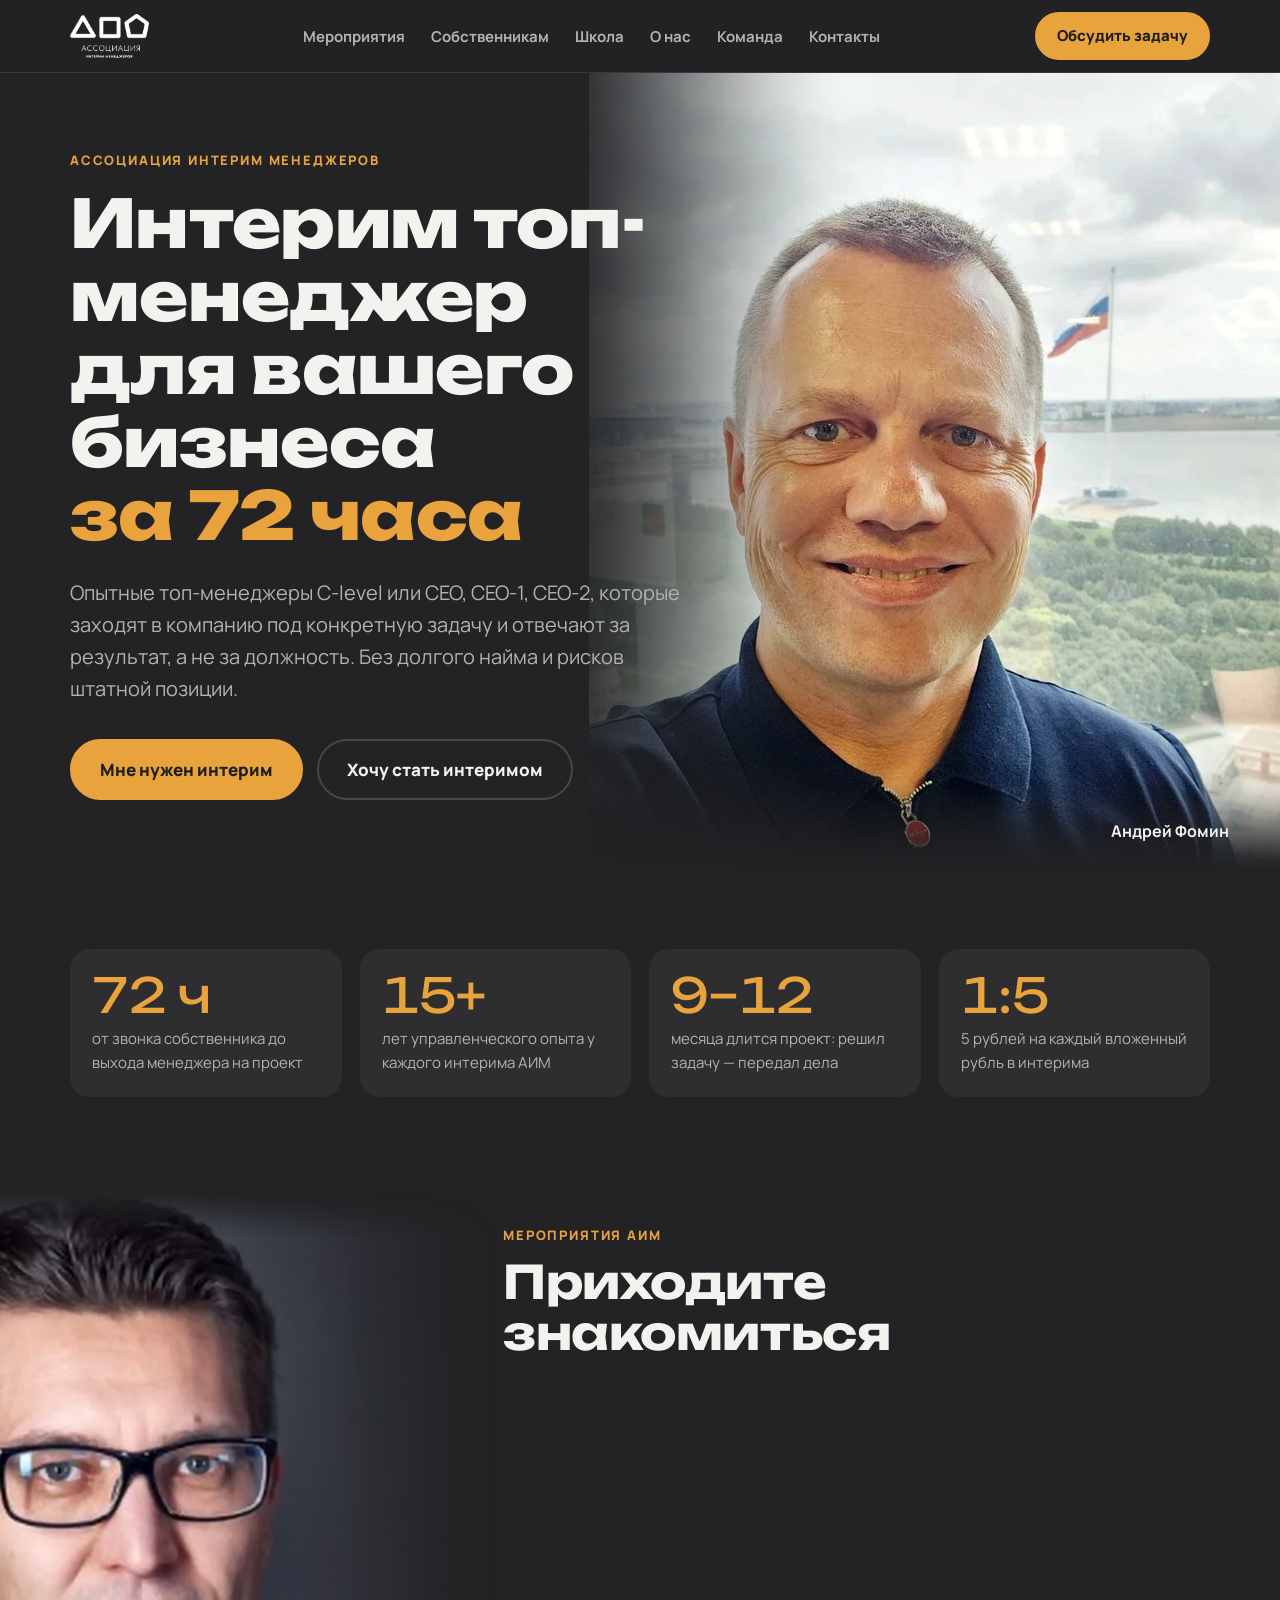
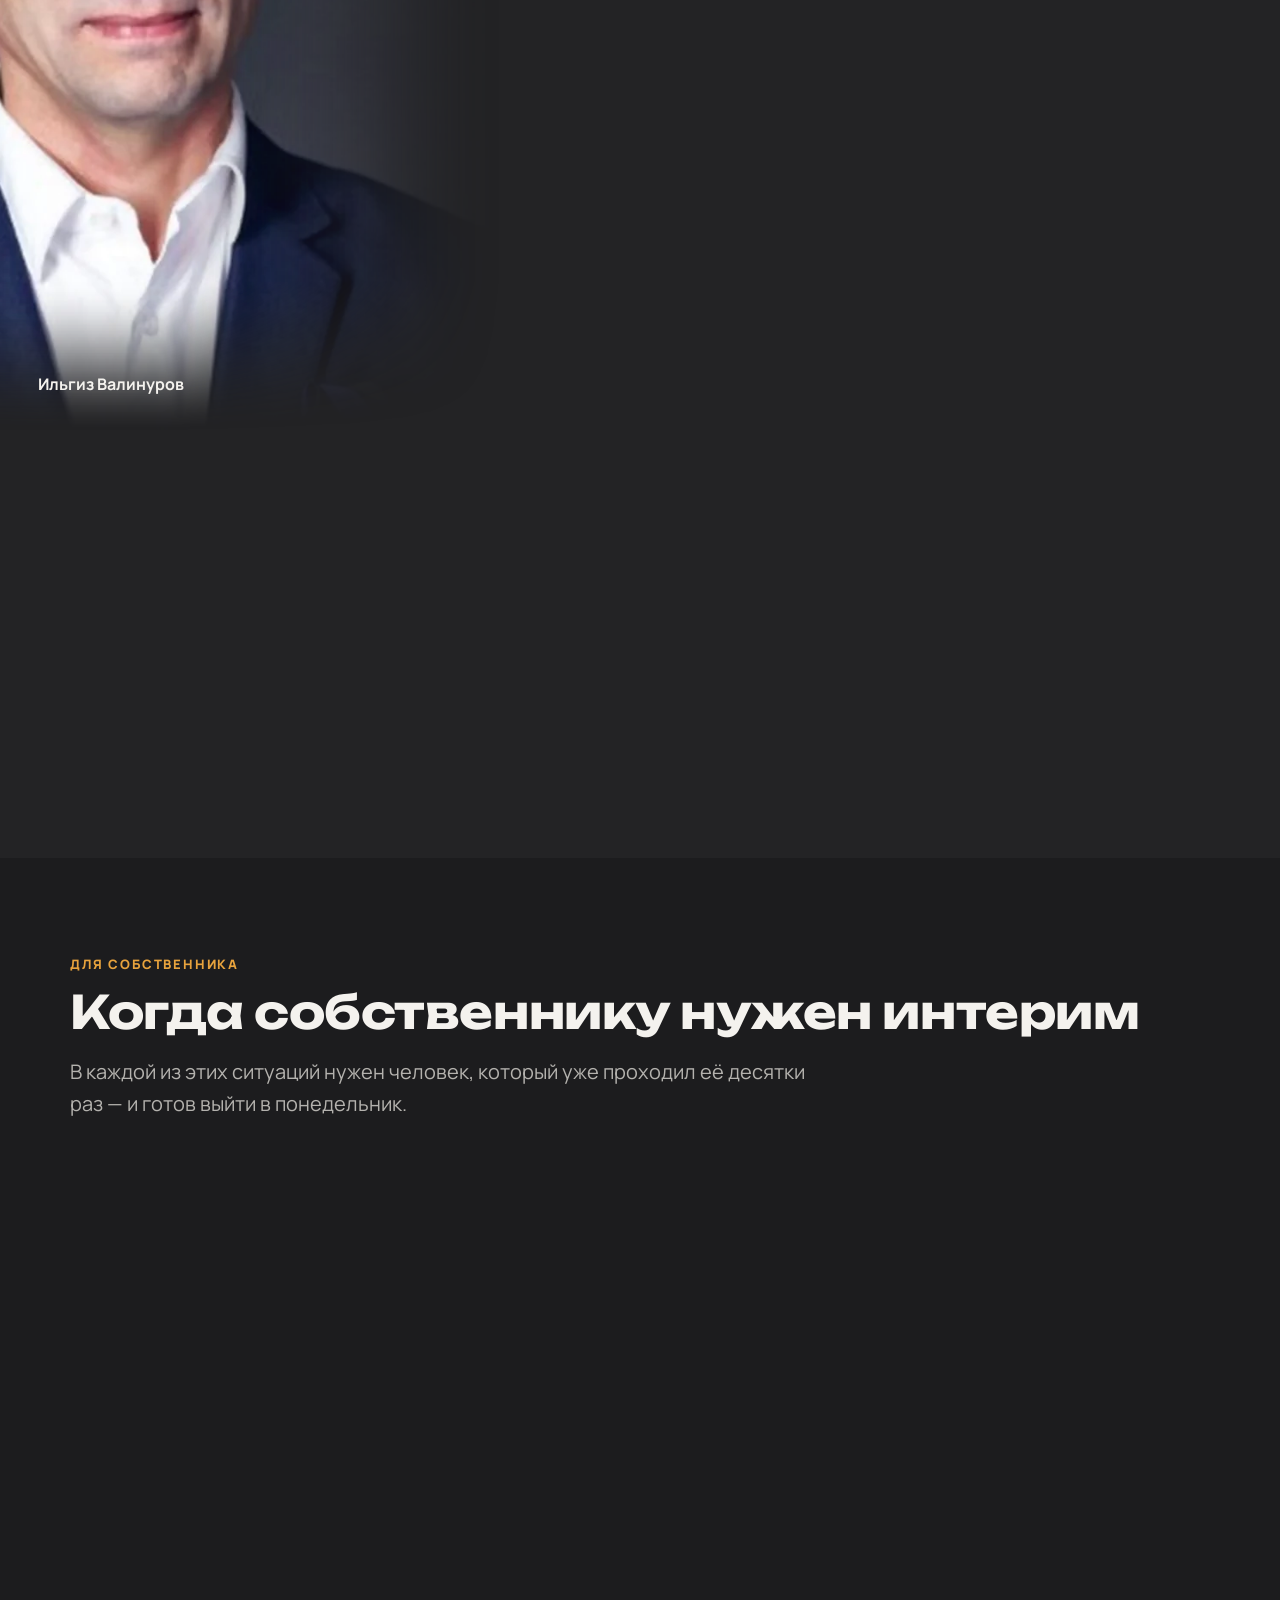
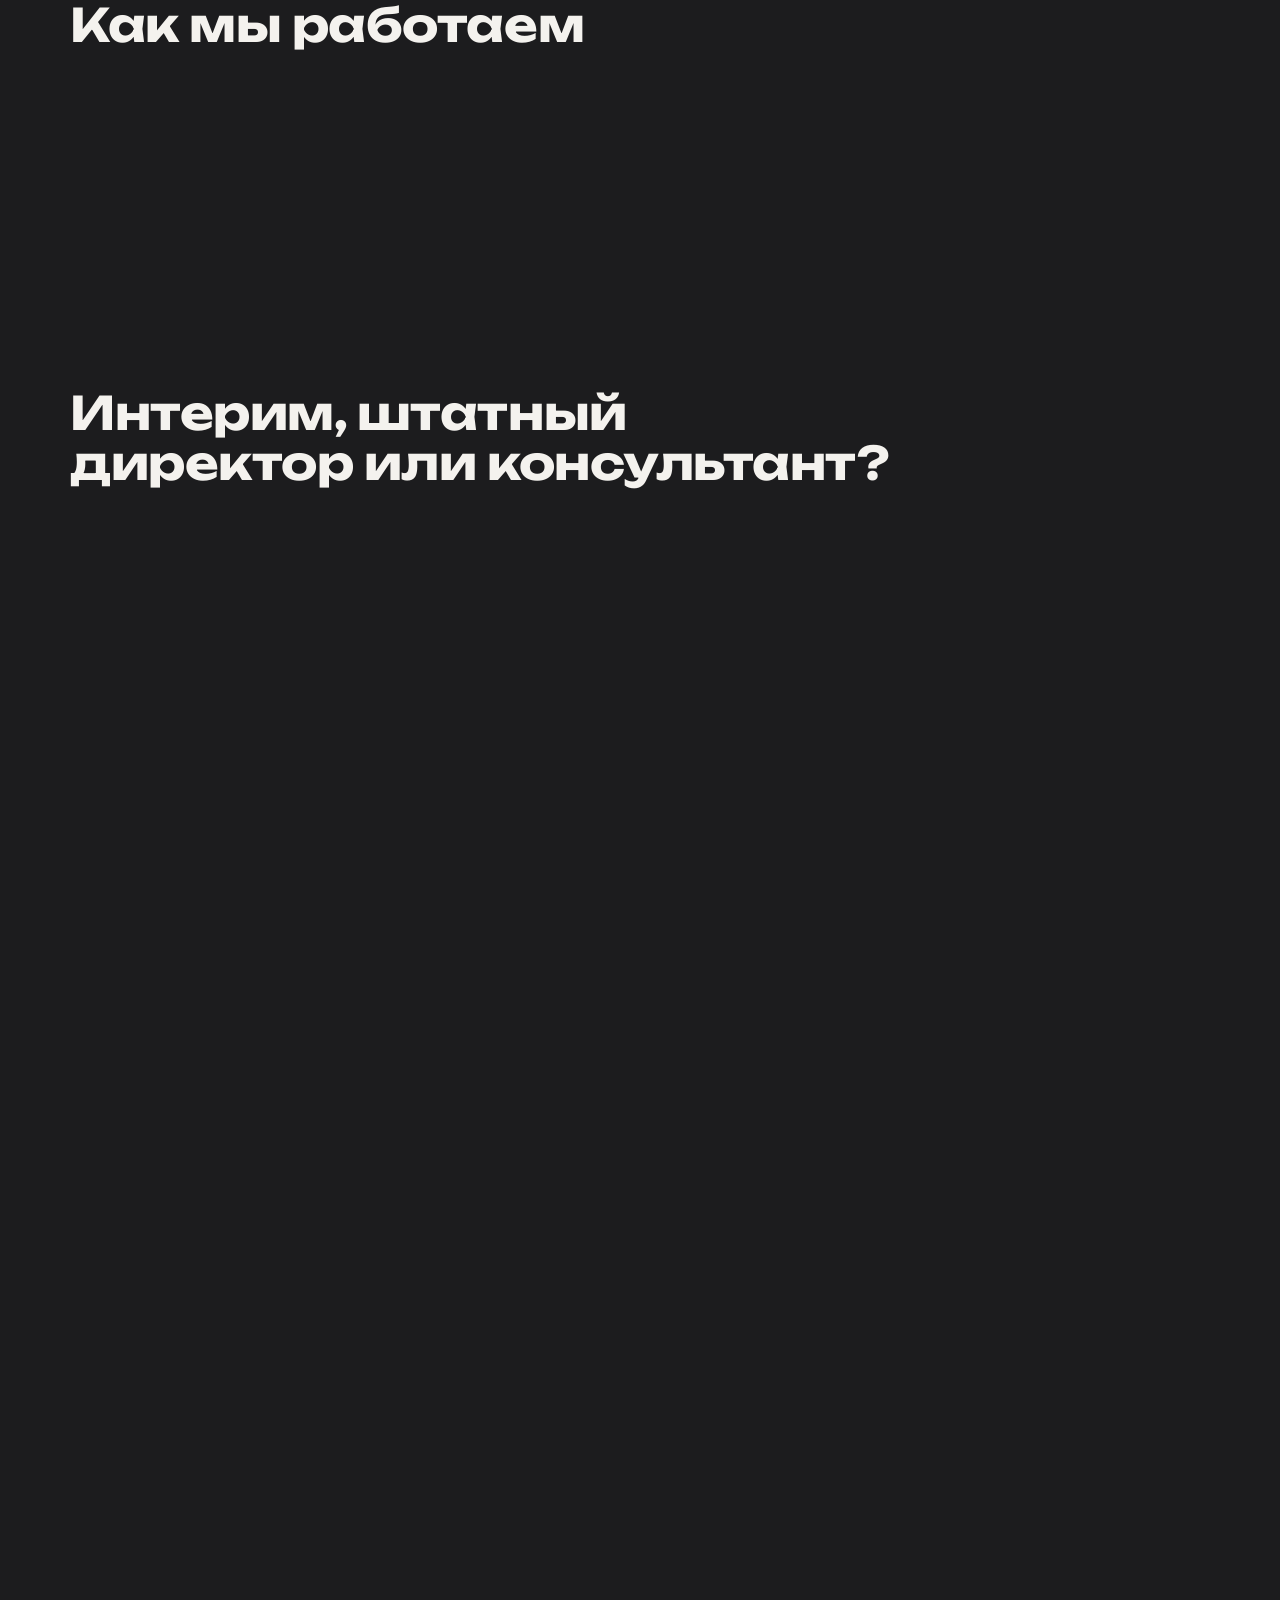
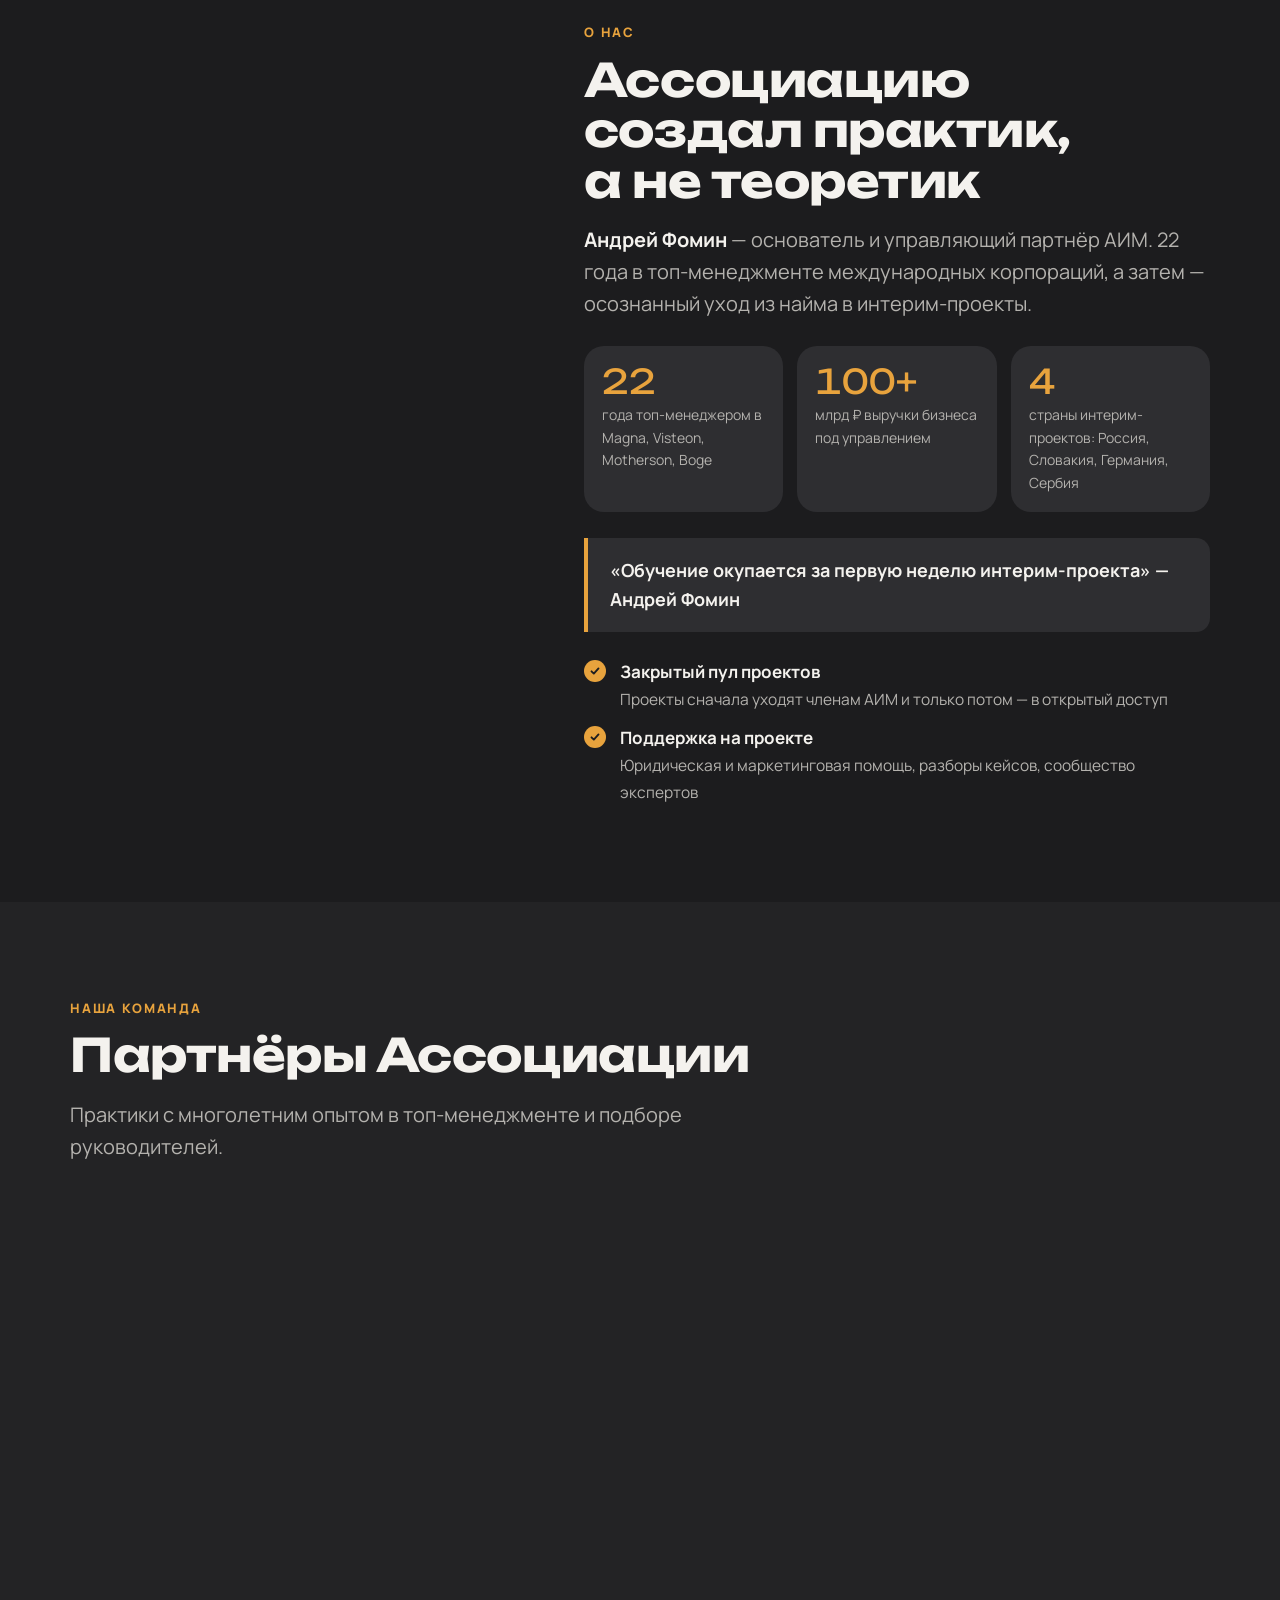
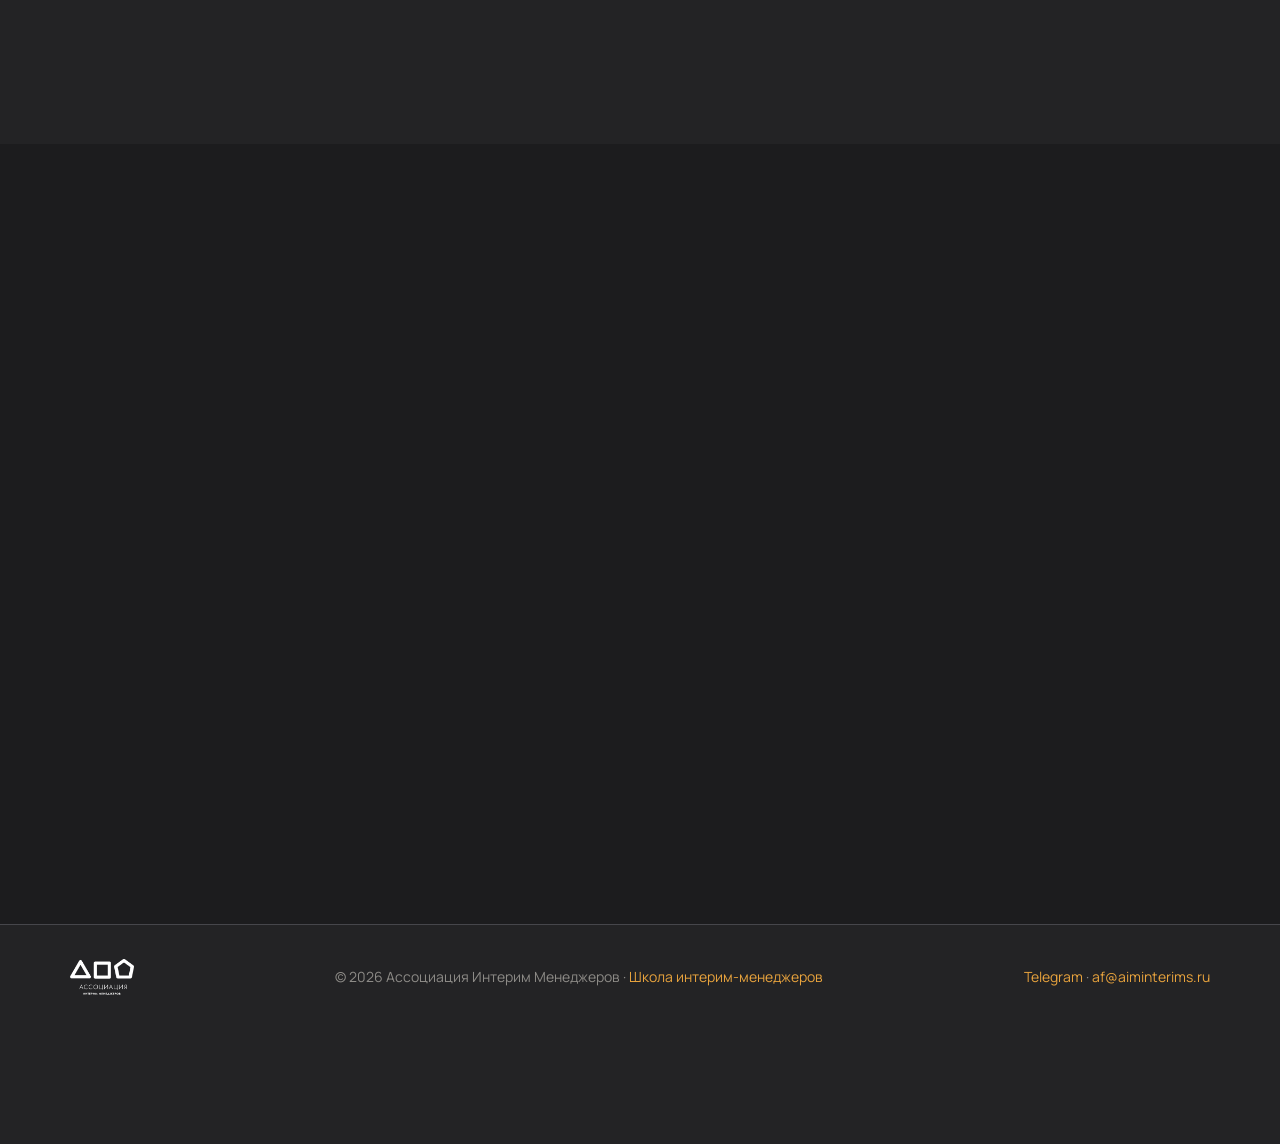
<file: index.html>
<!doctype html>
<html lang="ru"><head><meta charset="utf-8"><title>Ассоциация Интерим Менеджеров</title>
<meta http-equiv="refresh" content="0; url=aim/"><link rel="canonical" href="aim/"></head>
<body style="background:#232325;color:#F4F2EE;font-family:system-ui,sans-serif;padding:40px"><a style="color:#E8A33D" href="aim/">Перейти на сайт Ассоциации Интерим Менеджеров</a></body></html>
</file>
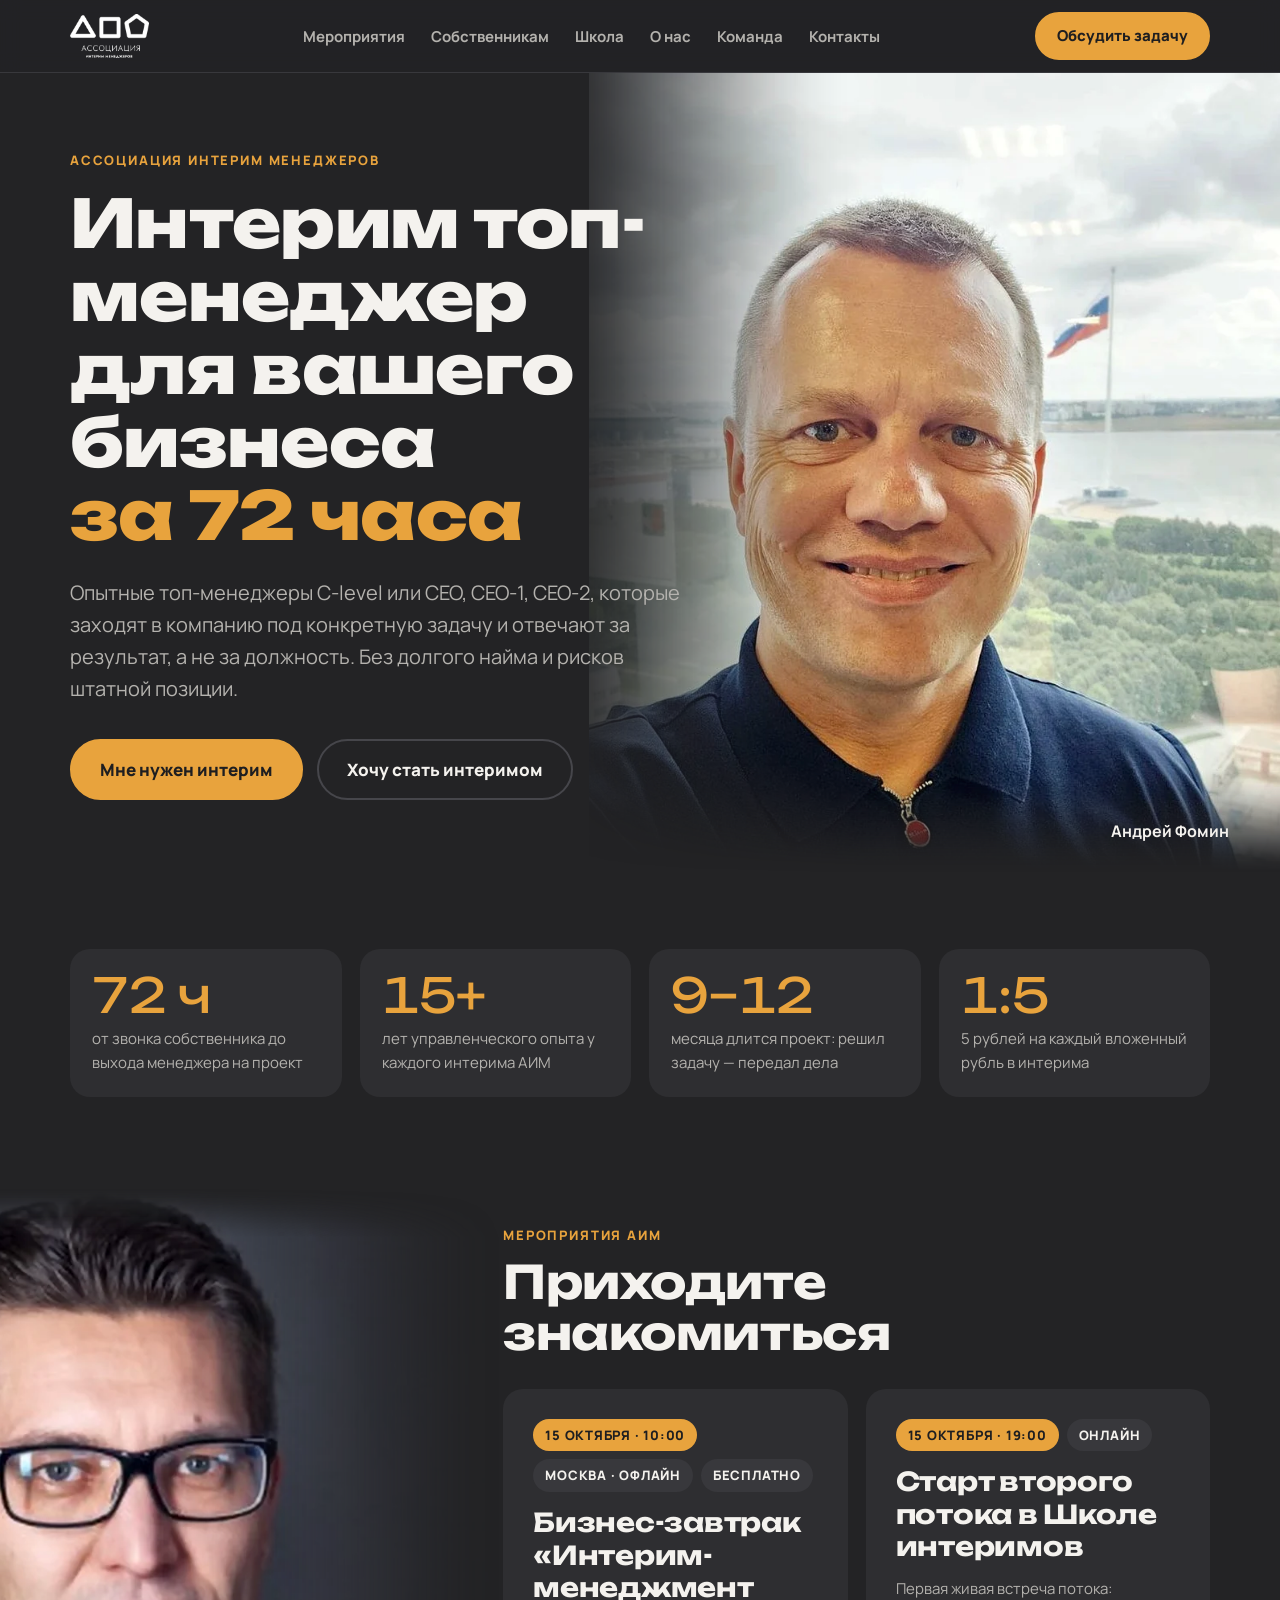
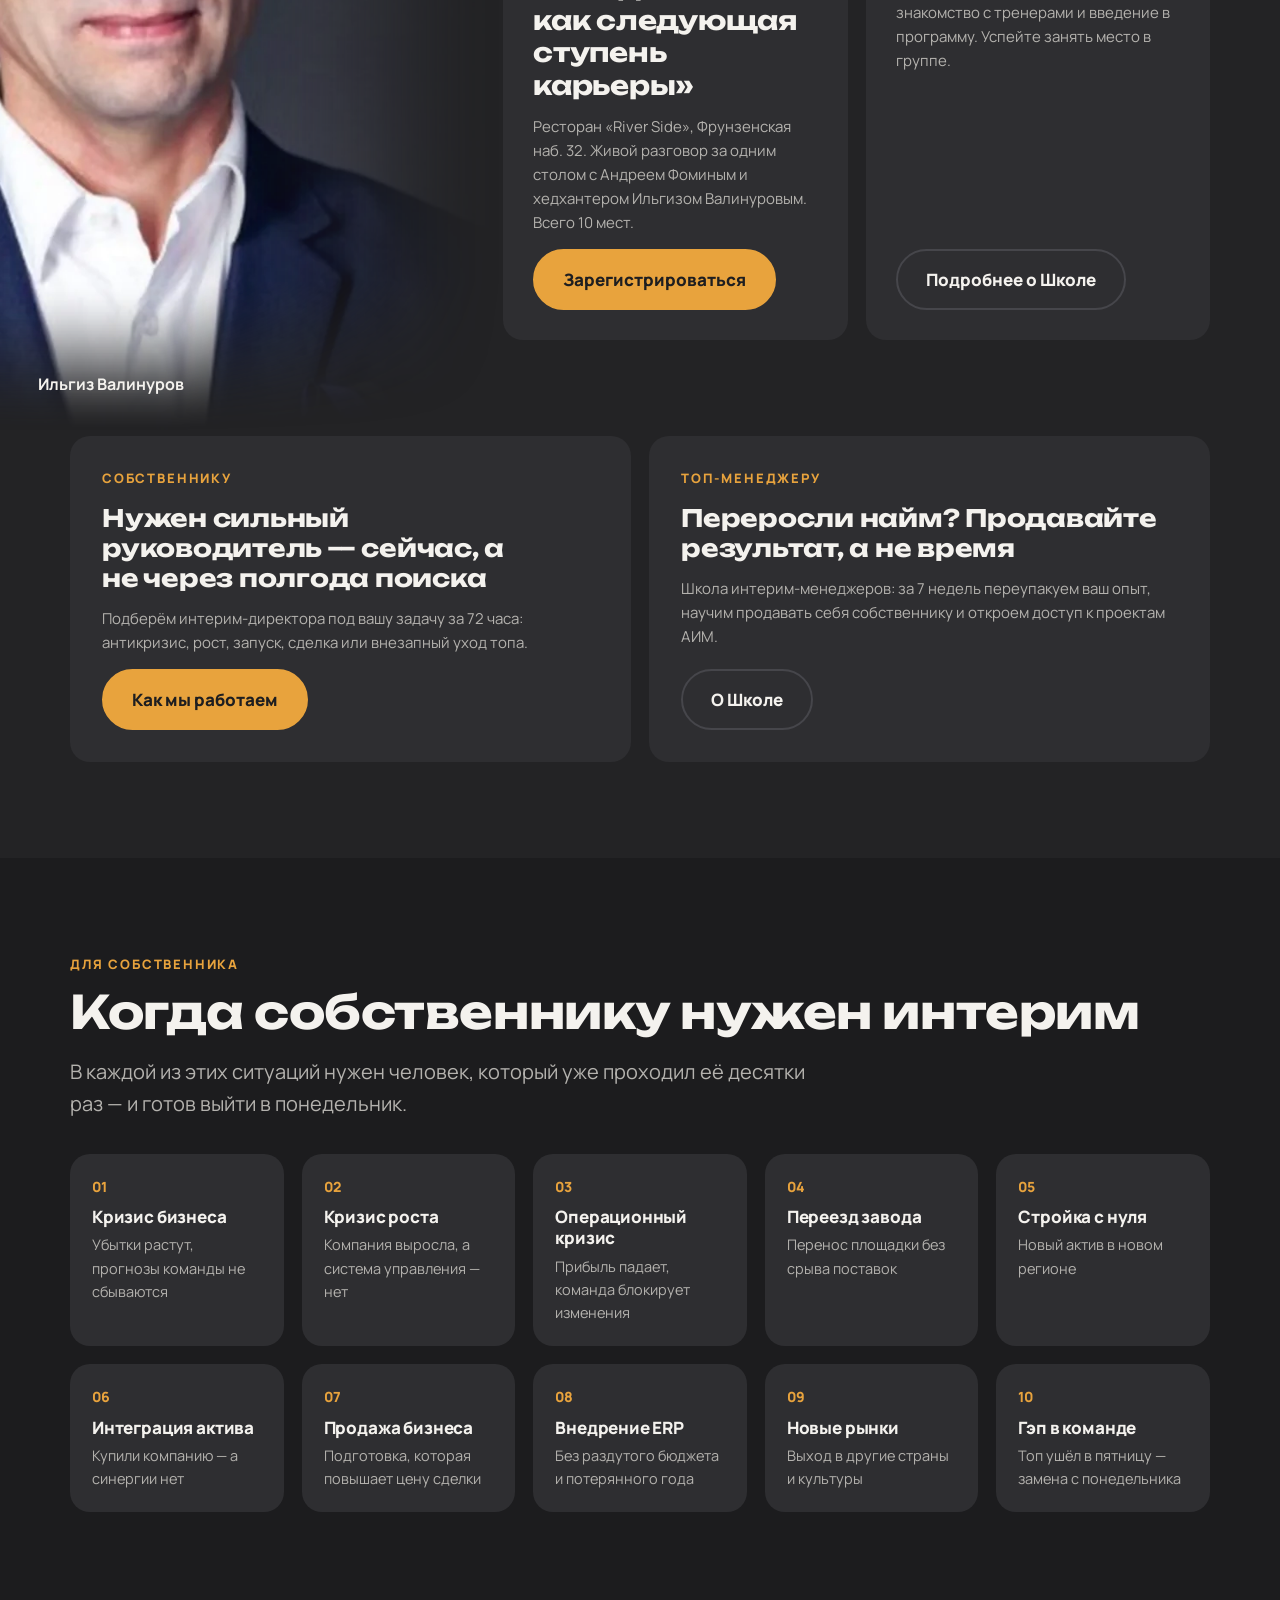
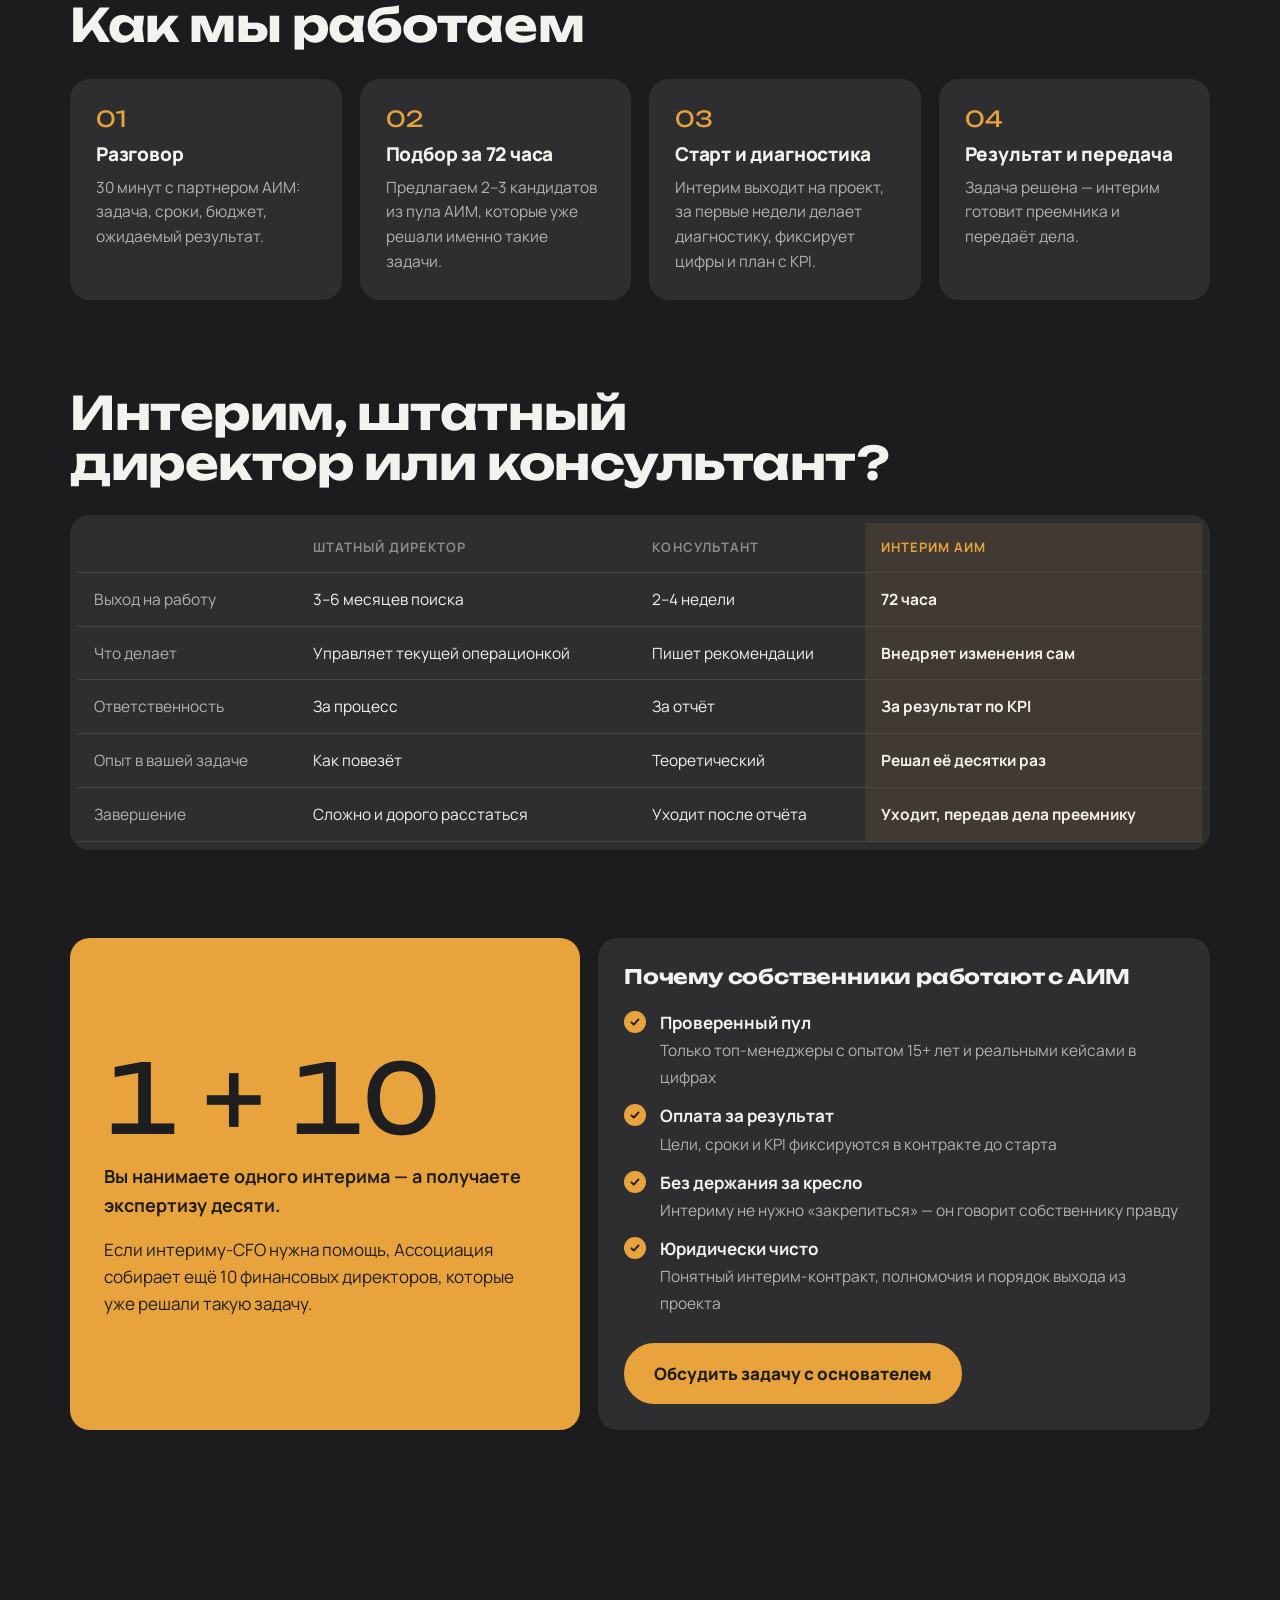
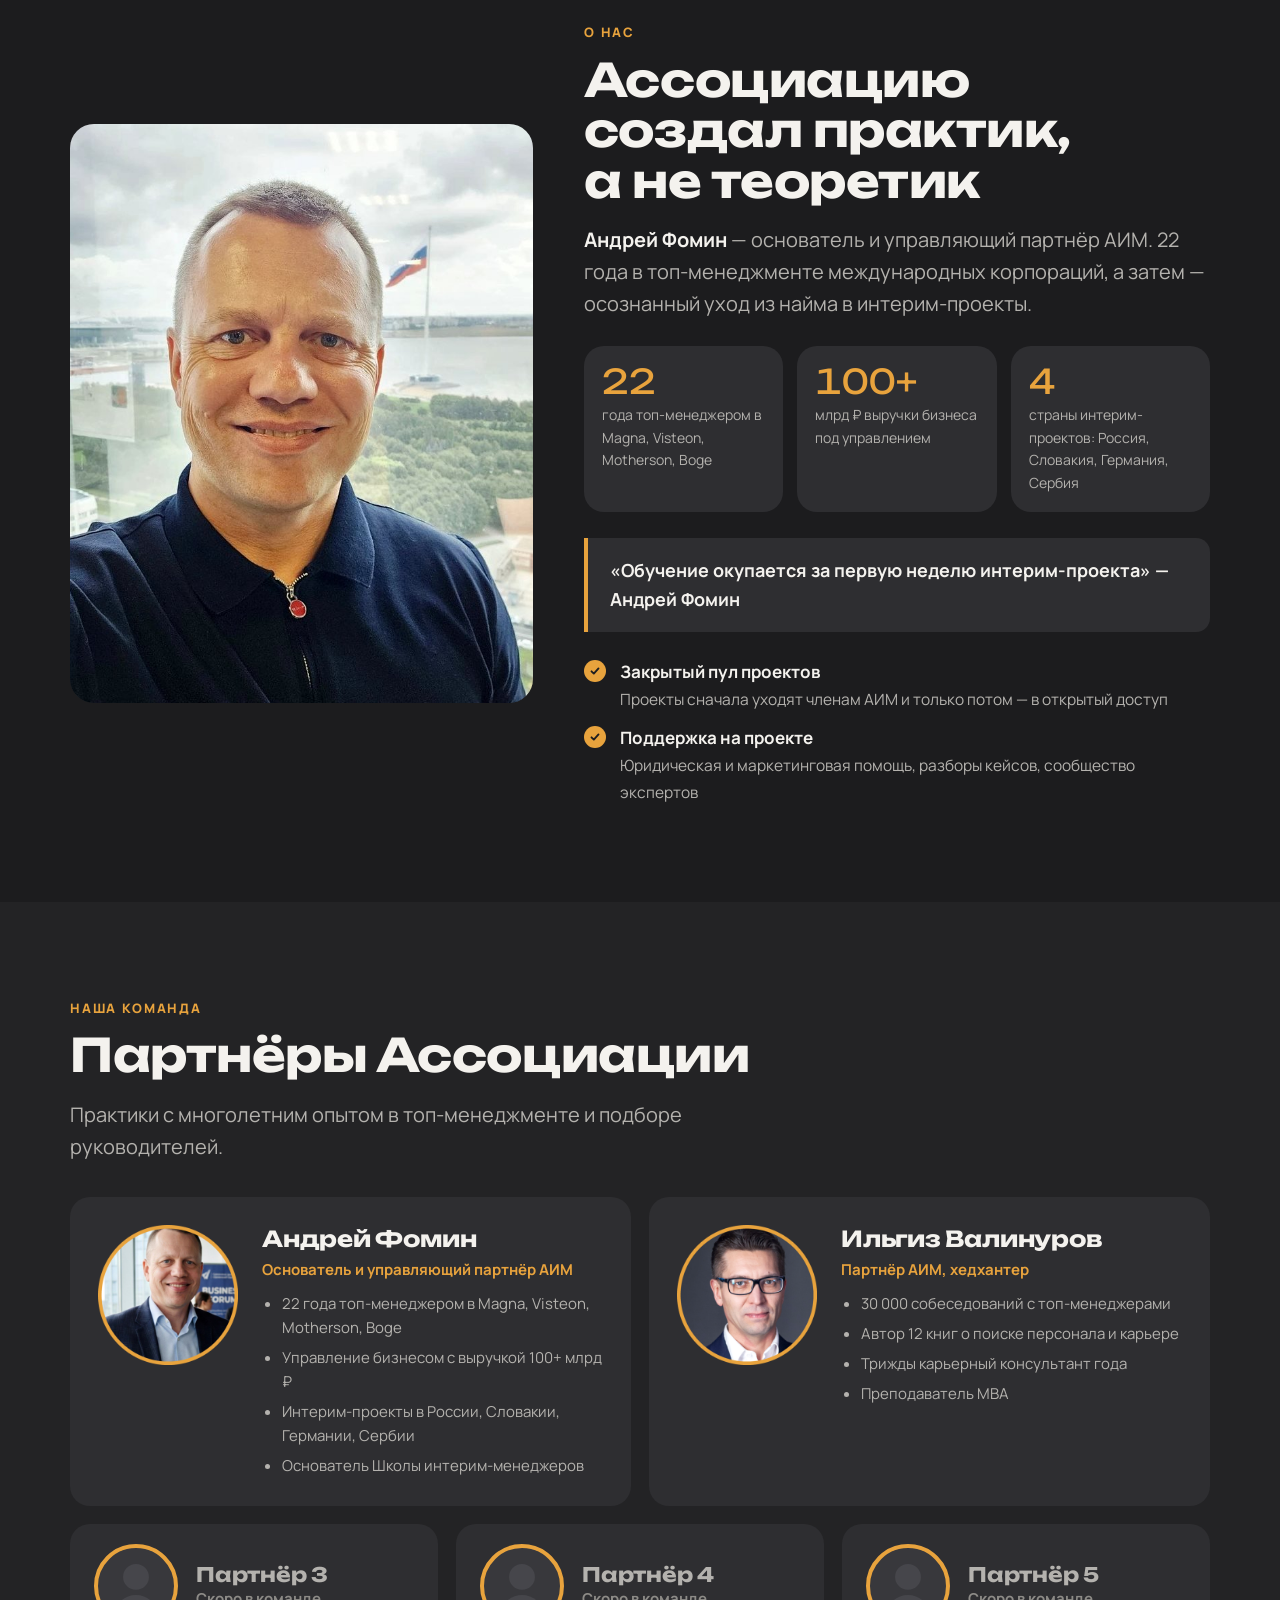
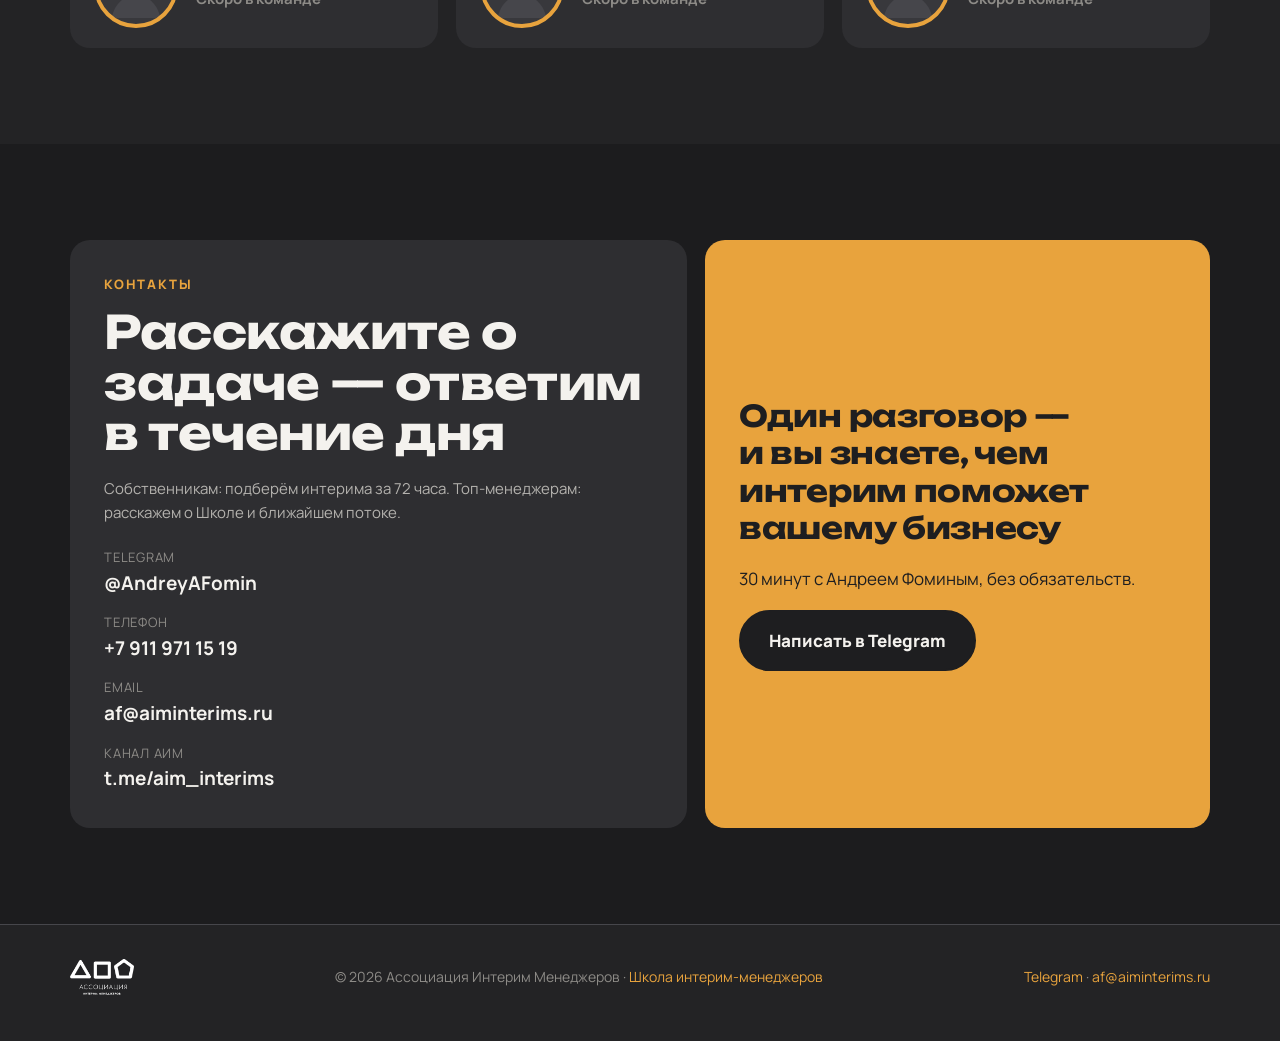
<file: aim/index.html>
<!doctype html>
<html lang="ru">
<head>
<meta charset="utf-8">
<meta name="viewport" content="width=device-width, initial-scale=1">
<title>Ассоциация Интерим Менеджеров (АИМ) — интерим топ-менеджер для вашего бизнеса за 72 часа</title>
<meta name="description" content="Ассоциация Интерим Менеджеров: опытные CEO, CFO, COO и директора заводов под задачу бизнеса — выход на проект за 72 часа, оплата за результат. Школа интерим-менеджеров для топ-менеджеров с опытом 15+ лет.">
<meta property="og:title" content="Ассоциация Интерим Менеджеров (АИМ)">
<meta property="og:description" content="Интерим топ-менеджер для вашего бизнеса за 72 часа. Школа интерим-менеджеров.">
<meta property="og:image" content="https://aiminterims.github.io/aiminterims/aim/assets/og.jpg">
<meta property="og:type" content="website">
<link rel="icon" href="assets/logo.png">
<link rel="preconnect" href="https://fonts.googleapis.com">
<link rel="preconnect" href="https://fonts.gstatic.com" crossorigin>
<link rel="stylesheet" href="https://fonts.googleapis.com/css2?family=Unbounded:wght@600;800&family=Manrope:wght@400;500;700;800&display=swap">
<style>
:root{
  --bg:#232325; --bg2:#1C1C1E; --surface:#2E2E31; --surface2:#38383C; --line:#46464B;
  --fg:#F4F2EE; --muted:#B4B2AE; --dim:#8D8B87; --accent:#E8A33D; --accent-ink:#1E1E20;
  --display:"Unbounded","Arial Black",system-ui,sans-serif;
  --body:"Manrope","Segoe UI",system-ui,sans-serif;
  color-scheme:dark;
}
*{box-sizing:border-box}
html{scroll-behavior:smooth}
body{margin:0;background:var(--bg);color:var(--fg);font-family:var(--body);font-size:17px;line-height:1.6;-webkit-font-smoothing:antialiased}
img{max-width:100%;display:block}
a{color:var(--accent);text-decoration:none}
.wrap{max-width:1180px;margin:0 auto;padding-inline:20px}
h1,h2,h3{font-family:var(--display);margin:0;line-height:1.1;letter-spacing:-.01em;text-wrap:balance}
h2{font-size:clamp(28px,4.2vw,46px);margin:12px 0 18px}
h3{font-size:20px;line-height:1.25}
p{margin:0}
.eyebrow{font-size:13px;font-weight:800;letter-spacing:.14em;text-transform:uppercase;color:var(--accent)}
.lead{font-size:clamp(17px,1.8vw,20px);color:var(--muted);max-width:62ch}
section{padding-block:clamp(56px,8vw,96px)}
.alt{background:var(--bg2)}
.btn{display:inline-flex;align-items:center;justify-content:center;gap:10px;background:var(--accent);color:var(--accent-ink);font-weight:800;font-size:17px;border-radius:999px;padding:15px 28px;border:2px solid var(--accent);transition:filter .15s,transform .15s}
.btn:hover{filter:brightness(1.07);transform:translateY(-1px)}
.btn.ghost{background:transparent;color:var(--fg);border-color:var(--line)}
.btn.ghost:hover{border-color:var(--fg)}
.btn:focus-visible,a:focus-visible{outline:3px solid var(--fg);outline-offset:3px}
.card{background:var(--surface);border-radius:20px;padding:26px;min-width:0}
.grid{display:grid;gap:18px}
.g2{grid-template-columns:repeat(2,minmax(0,1fr))}
.g3{grid-template-columns:repeat(3,minmax(0,1fr))}
.g4{grid-template-columns:repeat(4,minmax(0,1fr))}
.g5{grid-template-columns:repeat(5,minmax(0,1fr))}
.num{font-family:var(--display);color:var(--accent);font-size:clamp(34px,4vw,48px);line-height:1;font-variant-numeric:tabular-nums}
.small{font-size:15px;color:var(--muted)}

/* header */
header{position:sticky;top:0;z-index:20;background:rgba(35,35,37,.92);backdrop-filter:blur(10px);border-bottom:1px solid rgba(70,70,75,.6)}
.nav{display:flex;align-items:center;justify-content:space-between;gap:20px;height:72px}
.nav img{height:44px;width:auto}
.nav ul{display:flex;gap:26px;list-style:none;margin:0;padding:0}
.nav ul a{color:var(--muted);font-weight:700;font-size:15px}
.nav ul a:hover{color:var(--fg)}
.nav .btn{padding:10px 20px;font-size:15px}

/* hero */
.hero{position:relative;overflow:hidden;padding-block:0 clamp(48px,7vw,90px)}
.hero-top{position:relative;min-height:clamp(540px,46vw,700px);display:flex;align-items:center;padding-block:clamp(48px,6vw,80px)}
.hero-bg{position:absolute;top:0;right:0;height:100%;width:min(54%,820px);object-fit:cover;object-position:60% 30%;pointer-events:none}
.hero-text{position:relative;z-index:1;max-width:min(640px,56%)}
.hero h1{font-size:clamp(34px,5.2vw,68px);font-weight:800;max-width:15ch}
.events-sec{position:relative;overflow:hidden}
.events-ph{position:absolute;left:0;top:0;height:100%;width:min(40%,620px);object-fit:cover;object-position:100% 18%;pointer-events:none}
.events-body{position:relative;z-index:1;margin-left:min(38%,560px)}
.events-body .events{grid-template-columns:1fr}
.events-cap{position:absolute;left:clamp(20px,3vw,48px);bottom:clamp(20px,3vw,40px);z-index:1;font-size:14px;color:var(--muted)}
.events-cap b{display:block;color:var(--fg);font-size:16px}
.hero-cap{position:absolute;right:clamp(20px,4vw,64px);bottom:clamp(18px,2.5vw,34px);z-index:1}
.hero-cap b{color:var(--fg);font-size:16px}
.team-main{display:grid;grid-template-columns:repeat(2,minmax(0,1fr));gap:18px;margin-top:34px}
.member{display:flex;gap:24px;align-items:flex-start;padding:28px}
.member img{width:140px;height:140px;flex:0 0 140px}
.member h3{font-size:22px}
.member .role{color:var(--accent);font-weight:700;font-size:15px;margin:6px 0 10px}
.member ul{margin:0;padding-left:20px;color:var(--muted);font-size:15px}
.member li+li{margin-top:6px}
.team-soon{display:grid;grid-template-columns:repeat(3,minmax(0,1fr));gap:18px;margin-top:18px}
.team-soon .person{flex-direction:row;text-align:left;align-items:center;gap:18px;padding:20px 24px}
.ph-av{width:84px;height:84px;flex:0 0 84px}
.ph-av{border-radius:50%;border:4px solid var(--accent);background:var(--surface2) url("data:image/svg+xml,%3Csvg xmlns='http://www.w3.org/2000/svg' viewBox='0 0 100 100'%3E%3Ccircle cx='50' cy='38' r='17' fill='%2346464B'/%3E%3Cpath d='M18 92c4-20 18-30 32-30s28 10 32 30z' fill='%2346464B'/%3E%3C/svg%3E") center/100% no-repeat}
.person.soon .role{color:var(--dim)}
.person.soon h3{color:var(--muted)}
@media (min-width:1280px){.events-body .events{grid-template-columns:repeat(2,minmax(0,1fr))}}
/* events */
.events{display:grid;grid-template-columns:repeat(2,minmax(0,1fr));gap:18px;margin-top:30px}
.ev{display:flex;flex-direction:column;gap:14px;padding:30px}
.ev .when{display:flex;flex-wrap:wrap;gap:8px}
.ev .pill{font-size:13px;font-weight:800;letter-spacing:.06em;text-transform:uppercase;padding:6px 12px;border-radius:999px;background:var(--surface2);color:var(--fg)}
.ev .pill.a{background:var(--accent);color:var(--accent-ink)}
.ev h3{font-size:clamp(20px,2.2vw,26px)}
.ev .btn{margin-top:auto;align-self:flex-start}
.hero h1 em{font-style:normal;color:var(--accent)}
.hero .lead{margin:24px 0 34px}
.cta-row{display:flex;flex-wrap:wrap;gap:14px}
.stats{display:grid;grid-template-columns:repeat(4,minmax(0,1fr));gap:18px;margin-top:clamp(44px,6vw,72px)}
.stats .card{padding:22px}
.stats p{margin-top:8px;font-size:15px;color:var(--muted)}

/* event banner */
.event{display:flex;align-items:center;justify-content:space-between;gap:20px;flex-wrap:wrap;background:var(--accent);color:var(--accent-ink);border-radius:20px;padding:22px 28px}
.event b{font-family:var(--display);font-size:clamp(17px,2vw,22px)}
.event .btn{background:var(--accent-ink);color:var(--fg);border-color:var(--accent-ink)}

/* audience switch */
.split{display:grid;grid-template-columns:repeat(2,minmax(0,1fr));gap:18px}
.split .card{padding:32px;display:flex;flex-direction:column;gap:14px}
.split .card h3{font-size:24px}
.split .card .btn{align-self:flex-start;margin-top:auto}

/* owner situations */
.sit .card{padding:22px}
.sit .n{font-weight:800;color:var(--accent);font-size:14px}
.sit h3{font-size:17px;margin:8px 0 6px;font-family:var(--body);font-weight:800}
.sit p{font-size:14.5px;color:var(--muted)}

/* steps */
.steps{counter-reset:s}
.step{position:relative;padding-top:64px}
.step::before{counter-increment:s;content:"0" counter(s);position:absolute;top:22px;left:26px;font-family:var(--display);font-size:22px;color:var(--accent)}
.step h3{font-family:var(--body);font-weight:800;font-size:19px;margin-bottom:8px}
.step p{color:var(--muted);font-size:15.5px}

/* compare */
.compare{width:100%;border-collapse:collapse;font-size:15.5px}
.compare th,.compare td{padding:14px 16px;text-align:left;border-bottom:1px solid var(--line);vertical-align:top}
.compare thead th{font-size:13px;letter-spacing:.08em;text-transform:uppercase;color:var(--dim)}
.compare td:first-child{color:var(--muted)}
.compare .hl{background:rgba(232,163,61,.1);color:var(--fg);font-weight:700}
.compare thead .hl{color:var(--accent)}
.tablewrap{overflow-x:auto;border-radius:20px;background:var(--surface);padding:8px}

/* 1+10 */
.onepl{display:grid;grid-template-columns:1fr 1.2fr;gap:18px;align-items:stretch}
.onepl .big{background:var(--accent);color:var(--accent-ink);border-radius:20px;padding:34px;display:flex;flex-direction:column;justify-content:center;gap:16px}
.onepl .big .num{color:var(--accent-ink);font-size:clamp(56px,8vw,96px)}
.ticks{list-style:none;margin:0;padding:0;display:grid;gap:12px}
.ticks li{display:flex;gap:14px;align-items:flex-start}
.ticks li::before{content:"";flex:0 0 22px;height:22px;margin-top:2px;border-radius:50%;background:var(--accent) url("data:image/svg+xml,%3Csvg xmlns='http://www.w3.org/2000/svg' viewBox='0 0 24 24' fill='none' stroke='%231E1E20' stroke-width='3.2' stroke-linecap='round' stroke-linejoin='round'%3E%3Cpath d='M6 12.5l4 4 8-9'/%3E%3C/svg%3E") center/14px no-repeat}
.ticks b{display:block}
.ticks span{color:var(--muted);font-size:15.5px}

/* school */
.prog{display:grid;grid-template-columns:repeat(2,minmax(0,1fr));gap:10px 18px;counter-reset:b}
.prog li{list-style:none;display:flex;gap:14px;align-items:baseline;background:var(--surface);border-radius:14px;padding:14px 18px}
.prog li::before{counter-increment:b;content:counter(b,decimal-leading-zero);font-family:var(--display);font-size:14px;color:var(--accent);flex:0 0 26px}
.prog li span{color:var(--dim);font-size:14px;margin-left:auto;white-space:nowrap;padding-left:10px}
.prog li.final{background:var(--accent);color:var(--accent-ink);font-weight:800}
.prog li.final::before,.prog li.final span{color:var(--accent-ink)}
.prog{padding:0;margin:0}
.who{columns:2;column-gap:36px;list-style:none;padding:0;margin:0}
.who li{break-inside:avoid;padding:10px 0 10px 28px;position:relative;border-bottom:1px solid var(--line)}
.who li::before{content:"";position:absolute;left:0;top:19px;width:12px;height:12px;border-radius:3px;background:var(--accent)}
.price{display:flex;flex-direction:column;gap:14px;padding:30px}
.price .p{font-family:var(--display);font-size:clamp(28px,3.4vw,38px)}
.price ul{margin:0;padding-left:20px;color:var(--muted);font-size:15.5px}
.price li+li{margin-top:6px}
.price .btn{margin-top:auto;align-self:flex-start}
.price.hi{background:var(--accent);color:var(--accent-ink)}
.price.hi ul,.price.hi .small{color:var(--accent-ink)}
.price.hi .btn{background:var(--accent-ink);color:var(--fg);border-color:var(--accent-ink)}
.tag{display:inline-block;font-size:12px;font-weight:800;letter-spacing:.1em;text-transform:uppercase;padding:4px 10px;border-radius:999px;background:var(--accent-ink);color:var(--accent);align-self:flex-start}

/* people */
.person{display:flex;flex-direction:column;align-items:center;text-align:center;gap:10px}
.person img{width:150px;height:150px}
.person .role{color:var(--accent);font-weight:700;font-size:15px}
.person ul{text-align:left;margin:6px 0 0;padding-left:20px;color:var(--muted);font-size:15px}
.person li+li{margin-top:6px}
.about{display:grid;grid-template-columns:.85fr 1.15fr;gap:clamp(24px,4vw,56px);align-items:center}
.about .photo{border-radius:24px;overflow:hidden;aspect-ratio:4/5;background:var(--surface)}
.about .photo img{width:100%;height:100%;object-fit:cover;object-position:50% 20%}
.facts{display:grid;grid-template-columns:repeat(3,minmax(0,1fr));gap:14px;margin:26px 0}
.facts .card{padding:18px}
.facts .num{font-size:clamp(26px,3vw,34px)}
.facts p{font-size:14px;color:var(--muted);margin-top:6px}
blockquote{margin:0;padding:18px 22px;border-left:4px solid var(--accent);background:var(--surface);border-radius:0 14px 14px 0;font-size:18px;font-weight:700}
.alumni .person img{width:120px;height:120px}

/* contacts */
.contact{display:grid;grid-template-columns:1.1fr .9fr;gap:18px}
.contact .card{padding:34px}
.clist{list-style:none;margin:22px 0 0;padding:0;display:grid;gap:14px}
.clist li{display:flex;flex-direction:column}
.clist small{color:var(--dim);font-size:13px;letter-spacing:.06em;text-transform:uppercase}
.clist a{font-size:19px;font-weight:700;color:var(--fg)}
.clist a:hover{color:var(--accent)}
footer{padding-block:34px 46px;border-top:1px solid var(--line);color:var(--dim);font-size:14px}
footer .wrap{display:flex;flex-wrap:wrap;gap:16px;justify-content:space-between;align-items:center}
footer img{height:36px;width:auto}
.src{font-size:12.5px;color:var(--dim);margin-top:14px}

@media (max-width:980px){
  .g5{grid-template-columns:repeat(2,minmax(0,1fr))}
  .g4,.stats{grid-template-columns:repeat(2,minmax(0,1fr))}
  .g3{grid-template-columns:1fr}
  .onepl,.about,.contact,.hero-grid,.events{grid-template-columns:1fr}
  .events-ph{position:relative;width:100%;height:clamp(300px,70vw,460px);object-position:50% 20%;-webkit-mask-image:linear-gradient(to bottom,#000 60%,transparent);mask-image:linear-gradient(to bottom,#000 60%,transparent)}
  .events-body{margin-left:0}
  .hero-cap{position:static;padding:0 20px;margin:-34px 0 14px}
  .team-main,.team-soon{grid-template-columns:1fr}
  .events-cap{position:static;padding:0 20px;margin:-30px 0 18px}
  .hero-top{display:block;min-height:0;padding-top:0}
  .hero-bg{position:relative;width:100%;height:clamp(320px,80vw,520px);object-position:70% 25%;-webkit-mask-image:linear-gradient(to bottom,#000 60%,transparent 100%);mask-image:linear-gradient(to bottom,#000 60%,transparent 100%)}
  .hero-text{max-width:none;margin-top:-8px}
  .nav ul{display:none}
  .about .photo{max-width:420px}
}
@media (max-width:640px){
  .member{flex-direction:column;align-items:center;text-align:center}
  .member ul{text-align:left}
  body{font-size:16px}
  .split,.g2,.prog{grid-template-columns:1fr}
  .who{columns:1}
  .facts{grid-template-columns:1fr 1fr 1fr;gap:8px}
  .facts .card{padding:12px}
  .nav .btn{display:none}
  .card,.split .card,.contact .card{padding:22px}
}
@media (max-width:420px){.g5,.g4,.stats{grid-template-columns:1fr}}
@media (prefers-reduced-motion:no-preference){
  .reveal{opacity:0;transform:translateY(18px);transition:opacity .6s ease,transform .6s ease}
  .reveal.on{opacity:1;transform:none}
}
</style>
</head>
<body>

<header>
  <div class="wrap nav">
    <a href="#top" aria-label="На главную"><img src="assets/logo.png" alt="Ассоциация Интерим Менеджеров"></a>
    <ul>
      <li><a href="#events">Мероприятия</a></li>
      <li><a href="#owners">Собственникам</a></li>
      <li><a href="school/">Школа</a></li>
      <li><a href="#about">О нас</a></li>
      <li><a href="#team">Команда</a></li>
      <li><a href="#contacts">Контакты</a></li>
    </ul>
    <a class="btn" href="https://t.me/AndreyAFomin" target="_blank" rel="noopener">Обсудить задачу</a>
  </div>
</header>

<main id="top">
<section class="hero">
  <div class="hero-top">
    <img class="hero-bg" src="assets/andrey_hero.webp" alt="Андрей Фомин, основатель Ассоциации Интерим Менеджеров">
    <div class="hero-cap"><b>Андрей Фомин</b></div>
    <div class="wrap" style="width:100%">
     <div class="hero-text">
    <div class="eyebrow">Ассоциация Интерим Менеджеров</div>
    <h1 style="margin-top:16px">Интерим топ-менеджер для вашего бизнеса <em>за 72 часа</em></h1>
    <p class="lead">Опытные топ-менеджеры C-level или CEO, CEO-1, CEO-2, которые заходят в компанию под конкретную задачу и отвечают за результат, а не за должность. Без долгого найма и рисков штатной позиции.</p>
    <div class="cta-row">
      <a class="btn" href="#owners">Мне нужен интерим</a>
      <a class="btn ghost" href="school/">Хочу стать интеримом</a>
    </div>
     </div>
    </div>
  </div>
  <div class="wrap">
    <div class="stats">
      <div class="card"><div class="num">72 ч</div><p>от звонка собственника до выхода менеджера на проект</p></div>
      <div class="card"><div class="num">15+</div><p>лет управленческого опыта у каждого интерима АИМ</p></div>
      <div class="card"><div class="num">9–12</div><p>месяца длится проект: решил задачу — передал дела</p></div>
      <div class="card"><div class="num">1:5</div><p>5 рублей на каждый вложенный рубль в интерима</p></div>
    </div>
  </div>
</section>

<section id="events" class="events-sec" style="padding-top:clamp(24px,3vw,40px)">
  <img class="events-ph" src="assets/ilgiz_events.webp" alt="Ильгиз Валинуров" loading="lazy">
  <div class="events-cap"><b>Ильгиз Валинуров</b></div>
  <div class="wrap">
   <div class="events-body">
    <div class="eyebrow">Мероприятия АИМ</div>
    <h2>Приходите знакомиться</h2>
    <div class="events">
      <div class="card ev reveal">
        <div class="when"><span class="pill a">15 октября · 10:00</span><span class="pill">Москва · офлайн</span><span class="pill">Бесплатно</span></div>
        <h3>Бизнес-завтрак «Интерим-менеджмент как следующая ступень карьеры»</h3>
        <p class="small">Ресторан «River Side», Фрунзенская наб. 32. Живой разговор за одним столом с Андреем Фоминым и хедхантером Ильгизом Валинуровым. Всего 10 мест.</p>
        <a class="btn" href="https://forms.yandex.ru/u/6ac7467784227c0026ed4c16" target="_blank" rel="noopener">Зарегистрироваться</a>
      </div>
      <div class="card ev reveal">
        <div class="when"><span class="pill a">15 октября · 19:00</span><span class="pill">Онлайн</span></div>
        <h3>Старт второго потока в Школе интеримов</h3>
        <p class="small">Первая живая встреча потока: знакомство с тренерами и введение в программу. Успейте занять место в группе.</p>
        <a class="btn ghost" href="school/">Подробнее о Школе</a>
      </div>
    </div>
   </div>
  </div>
</section>

<section style="padding-top:0">
  <div class="wrap">
    <div class="split">
      <div class="card reveal">
        <div class="eyebrow">Собственнику</div>
        <h3>Нужен сильный руководитель — сейчас, а не через полгода поиска</h3>
        <p class="small">Подберём интерим-директора под вашу задачу за 72 часа: антикризис, рост, запуск, сделка или внезапный уход топа.</p>
        <a class="btn" href="#owners">Как мы работаем</a>
      </div>
      <div class="card reveal">
        <div class="eyebrow">Топ-менеджеру</div>
        <h3>Переросли найм? Продавайте результат, а не время</h3>
        <p class="small">Школа интерим-менеджеров: за 7 недель переупакуем ваш опыт, научим продавать себя собственнику и откроем доступ к проектам АИМ.</p>
        <a class="btn ghost" href="school/">О Школе</a>
      </div>
    </div>
  </div>
</section>

<!-- OWNERS -->
<section id="owners" class="alt">
  <div class="wrap">
    <div class="eyebrow">Для собственника</div>
    <h2>Когда собственнику нужен интерим</h2>
    <p class="lead">В каждой из этих ситуаций нужен человек, который уже проходил её десятки раз — и готов выйти в понедельник.</p>
    <div class="grid g5 sit" style="margin-top:34px">
      <div class="card reveal"><div class="n">01</div><h3>Кризис бизнеса</h3><p>Убытки растут, прогнозы команды не сбываются</p></div>
      <div class="card reveal"><div class="n">02</div><h3>Кризис роста</h3><p>Компания выросла, а система управления — нет</p></div>
      <div class="card reveal"><div class="n">03</div><h3>Операционный кризис</h3><p>Прибыль падает, команда блокирует изменения</p></div>
      <div class="card reveal"><div class="n">04</div><h3>Переезд завода</h3><p>Перенос площадки без срыва поставок</p></div>
      <div class="card reveal"><div class="n">05</div><h3>Стройка с нуля</h3><p>Новый актив в новом регионе</p></div>
      <div class="card reveal"><div class="n">06</div><h3>Интеграция актива</h3><p>Купили компанию — а синергии нет</p></div>
      <div class="card reveal"><div class="n">07</div><h3>Продажа бизнеса</h3><p>Подготовка, которая повышает цену сделки</p></div>
      <div class="card reveal"><div class="n">08</div><h3>Внедрение ERP</h3><p>Без раздутого бюджета и потерянного года</p></div>
      <div class="card reveal"><div class="n">09</div><h3>Новые рынки</h3><p>Выход в другие страны и культуры</p></div>
      <div class="card reveal"><div class="n">10</div><h3>Гэп в команде</h3><p>Топ ушёл в пятницу — замена с понедельника</p></div>
    </div>

    <h2 style="margin-top:clamp(56px,7vw,88px)">Как мы работаем</h2>
    <div class="grid g4 steps" style="margin-top:28px">
      <div class="card step reveal"><h3>Разговор</h3><p>30 минут с партнером АИМ: задача, сроки, бюджет, ожидаемый результат.</p></div>
      <div class="card step reveal"><h3>Подбор за 72 часа</h3><p>Предлагаем 2–3 кандидатов из пула АИМ, которые уже решали именно такие задачи.</p></div>
      <div class="card step reveal"><h3>Старт и диагностика</h3><p>Интерим выходит на проект, за первые недели делает диагностику, фиксирует цифры и план с KPI.</p></div>
      <div class="card step reveal"><h3>Результат и передача</h3><p>Задача решена — интерим готовит преемника и передаёт дела.</p></div>
    </div>

    <h2 style="margin-top:clamp(56px,7vw,88px)">Интерим, штатный директор или консультант?</h2>
    <div class="tablewrap reveal" style="margin-top:26px">
      <table class="compare">
        <thead><tr><th></th><th>Штатный директор</th><th>Консультант</th><th class="hl">Интерим АИМ</th></tr></thead>
        <tbody>
          <tr><td>Выход на работу</td><td>3–6 месяцев поиска</td><td>2–4 недели</td><td class="hl">72 часа</td></tr>
          <tr><td>Что делает</td><td>Управляет текущей операционкой</td><td>Пишет рекомендации</td><td class="hl">Внедряет изменения сам</td></tr>
          <tr><td>Ответственность</td><td>За процесс</td><td>За отчёт</td><td class="hl">За результат по KPI</td></tr>
          <tr><td>Опыт в вашей задаче</td><td>Как повезёт</td><td>Теоретический</td><td class="hl">Решал её десятки раз</td></tr>
          <tr><td>Завершение</td><td>Сложно и дорого расстаться</td><td>Уходит после отчёта</td><td class="hl">Уходит, передав дела преемнику</td></tr>
        </tbody>
      </table>
    </div>

    <div class="onepl" style="margin-top:clamp(56px,7vw,88px)">
      <div class="big reveal">
        <div class="num">1 + 10</div>
        <p style="font-size:18px;font-weight:700">Вы нанимаете одного интерима — а получаете экспертизу десяти.</p>
        <p>Если интериму-CFO нужна помощь, Ассоциация собирает ещё 10 финансовых директоров, которые уже решали такую задачу.</p>
      </div>
      <div class="card reveal">
        <h3 style="margin-bottom:20px">Почему собственники работают с АИМ</h3>
        <ul class="ticks">
          <li><div><b>Проверенный пул</b><span>Только топ-менеджеры с опытом 15+ лет и реальными кейсами в цифрах</span></div></li>
          <li><div><b>Оплата за результат</b><span>Цели, сроки и KPI фиксируются в контракте до старта</span></div></li>
          <li><div><b>Без держания за кресло</b><span>Интериму не нужно «закрепиться» — он говорит собственнику правду</span></div></li>
          <li><div><b>Юридически чисто</b><span>Понятный интерим-контракт, полномочия и порядок выхода из проекта</span></div></li>
        </ul>
        <a class="btn" style="margin-top:26px" href="https://t.me/AndreyAFomin" target="_blank" rel="noopener">Обсудить задачу с основателем</a>
      </div>
    </div>
  </div>
</section>


<!-- ABOUT -->
<section id="about" class="alt">
  <div class="wrap about">
    <div class="photo reveal"><img src="assets/andrey.jpg" alt="Андрей Фомин, основатель АИМ" loading="lazy"></div>
    <div>
      <div class="eyebrow">О нас</div>
      <h2>Ассоциацию создал практик, а не теоретик</h2>
      <p class="lead"><b style="color:var(--fg)">Андрей Фомин</b> — основатель и управляющий партнёр АИМ. 22 года в топ-менеджменте международных корпораций, а затем — осознанный уход из найма в интерим-проекты.</p>
      <div class="facts">
        <div class="card"><div class="num">22</div><p>года топ-менеджером в Magna, Visteon, Motherson, Boge</p></div>
        <div class="card"><div class="num">100+</div><p>млрд ₽ выручки бизнеса под управлением</p></div>
        <div class="card"><div class="num">4</div><p>страны интерим-проектов: Россия, Словакия, Германия, Сербия</p></div>
      </div>
      <blockquote>«Обучение окупается за первую неделю интерим-проекта» — Андрей Фомин</blockquote>
      <ul class="ticks" style="margin-top:26px">
        <li><div><b>Закрытый пул проектов</b><span>Проекты сначала уходят членам АИМ и только потом — в открытый доступ</span></div></li>
        <li><div><b>Поддержка на проекте</b><span>Юридическая и маркетинговая помощь, разборы кейсов, сообщество экспертов</span></div></li>
      </ul>
    </div>
  </div>
</section>

<!-- TEAM -->
<section id="team">
  <div class="wrap">
    <div class="eyebrow">Наша команда</div>
    <h2>Партнёры Ассоциации</h2>
    <p class="lead">Практики с многолетним опытом в топ-менеджменте и подборе руководителей.</p>
    <div class="team-main">
      <div class="card member reveal">
        <img src="assets/fomin.png" alt="Андрей Фомин" loading="lazy">
        <div><h3>Андрей Фомин</h3><div class="role">Основатель и управляющий партнёр АИМ</div>
        <ul><li>22 года топ-менеджером в Magna, Visteon, Motherson, Boge</li><li>Управление бизнесом с выручкой 100+ млрд ₽</li><li>Интерим-проекты в России, Словакии, Германии, Сербии</li><li>Основатель Школы интерим-менеджеров</li></ul></div>
      </div>
      <div class="card member reveal">
        <img src="assets/valinurov.png" alt="Ильгиз Валинуров" loading="lazy">
        <div><h3>Ильгиз Валинуров</h3><div class="role">Партнёр АИМ, хедхантер</div>
        <ul><li>30 000 собеседований с топ-менеджерами</li><li>Автор 12 книг о поиске персонала и карьере</li><li>Трижды карьерный консультант года</li><li>Преподаватель MBA</li></ul></div>
      </div>
    </div>
    <div class="team-soon">
      <div class="card person soon reveal"><div class="ph-av" role="img" aria-label="Фото партнёра появится позже"></div><div><h3>Партнёр 3</h3><div class="role">Скоро в команде</div></div></div>
      <div class="card person soon reveal"><div class="ph-av" role="img" aria-label="Фото партнёра появится позже"></div><div><h3>Партнёр 4</h3><div class="role">Скоро в команде</div></div></div>
      <div class="card person soon reveal"><div class="ph-av" role="img" aria-label="Фото партнёра появится позже"></div><div><h3>Партнёр 5</h3><div class="role">Скоро в команде</div></div></div>
    </div>
  </div>
</section>


<!-- CONTACTS -->
<section id="contacts" class="alt">
  <div class="wrap contact">
    <div class="card reveal">
      <div class="eyebrow">Контакты</div>
      <h2>Расскажите о задаче — ответим в течение дня</h2>
      <p class="small">Собственникам: подберём интерима за 72 часа. Топ-менеджерам: расскажем о Школе и ближайшем потоке.</p>
      <ul class="clist">
        <li><small>Telegram</small><a href="https://t.me/AndreyAFomin" target="_blank" rel="noopener">@AndreyAFomin</a></li>
        <li><small>Телефон</small><a href="tel:+79119711519">+7 911 971 15 19</a></li>
        <li><small>Email</small><a href="mailto:af@aiminterims.ru">af@aiminterims.ru</a></li>
        <li><small>Канал АИМ</small><a href="https://t.me/aim_interims" target="_blank" rel="noopener">t.me/aim_interims</a></li>
      </ul>
    </div>
    <div class="card reveal" style="display:flex;flex-direction:column;justify-content:center;gap:18px;background:var(--accent);color:var(--accent-ink)">
      <h3 style="font-size:clamp(22px,2.6vw,30px)">Один разговор — и вы знаете, чем интерим поможет вашему бизнесу</h3>
      <p>30 минут с Андреем Фоминым, без обязательств.</p>
      <a class="btn" style="background:var(--accent-ink);color:var(--fg);border-color:var(--accent-ink);align-self:flex-start" href="https://t.me/AndreyAFomin" target="_blank" rel="noopener">Написать в Telegram</a>
    </div>
  </div>
</section>
</main>

<footer>
  <div class="wrap">
    <img src="assets/logo.png" alt="АИМ">
    <span>© 2026 Ассоциация Интерим Менеджеров · <a href="school/">Школа интерим-менеджеров</a></span>
    <span><a href="https://t.me/aim_interims" target="_blank" rel="noopener">Telegram</a> · <a href="mailto:af@aiminterims.ru">af@aiminterims.ru</a></span>
  </div>
</footer>

<script>
(function(){
  var els=document.querySelectorAll('.reveal');
  if(!('IntersectionObserver' in window)){els.forEach(function(e){e.classList.add('on')});return;}
  var io=new IntersectionObserver(function(en){en.forEach(function(x){if(x.isIntersecting){x.target.classList.add('on');io.unobserve(x.target);}})},{threshold:.12});
  els.forEach(function(e){io.observe(e)});
})();
</script>
</body>
</html>
</file>
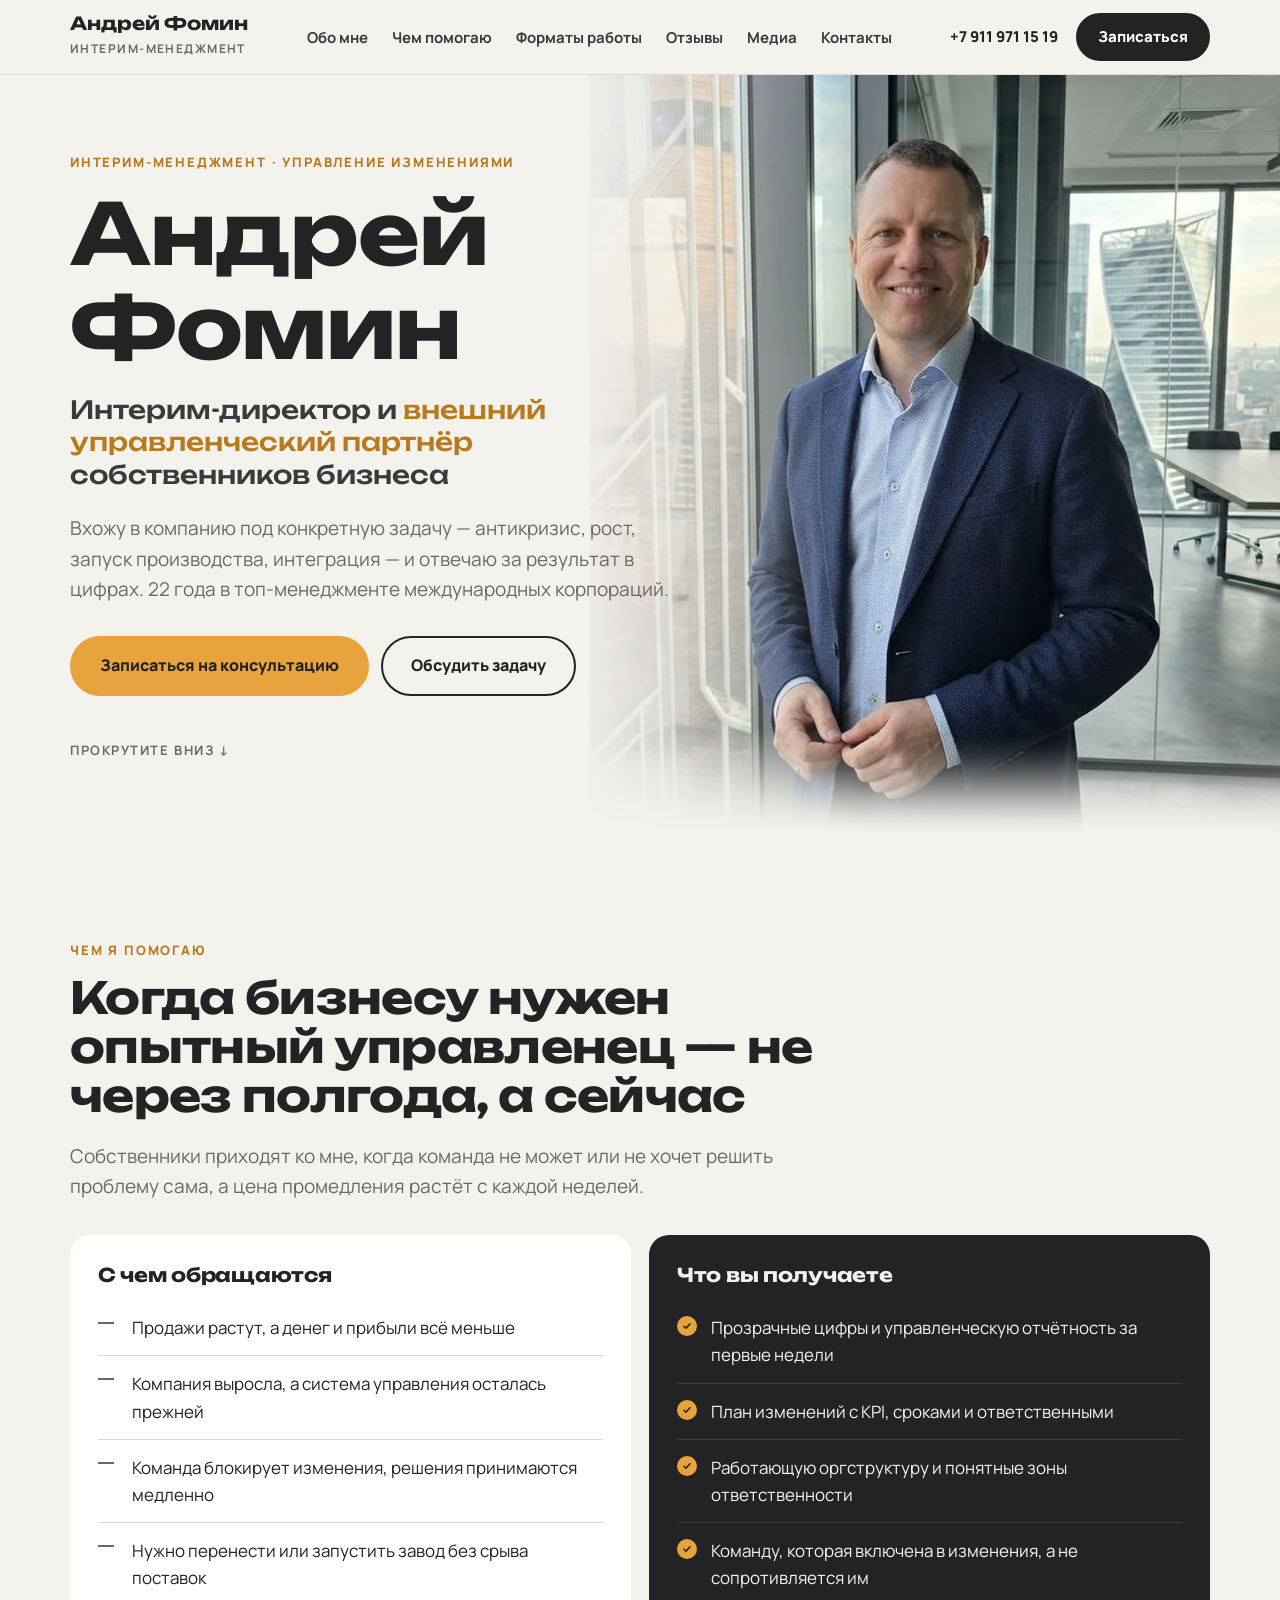
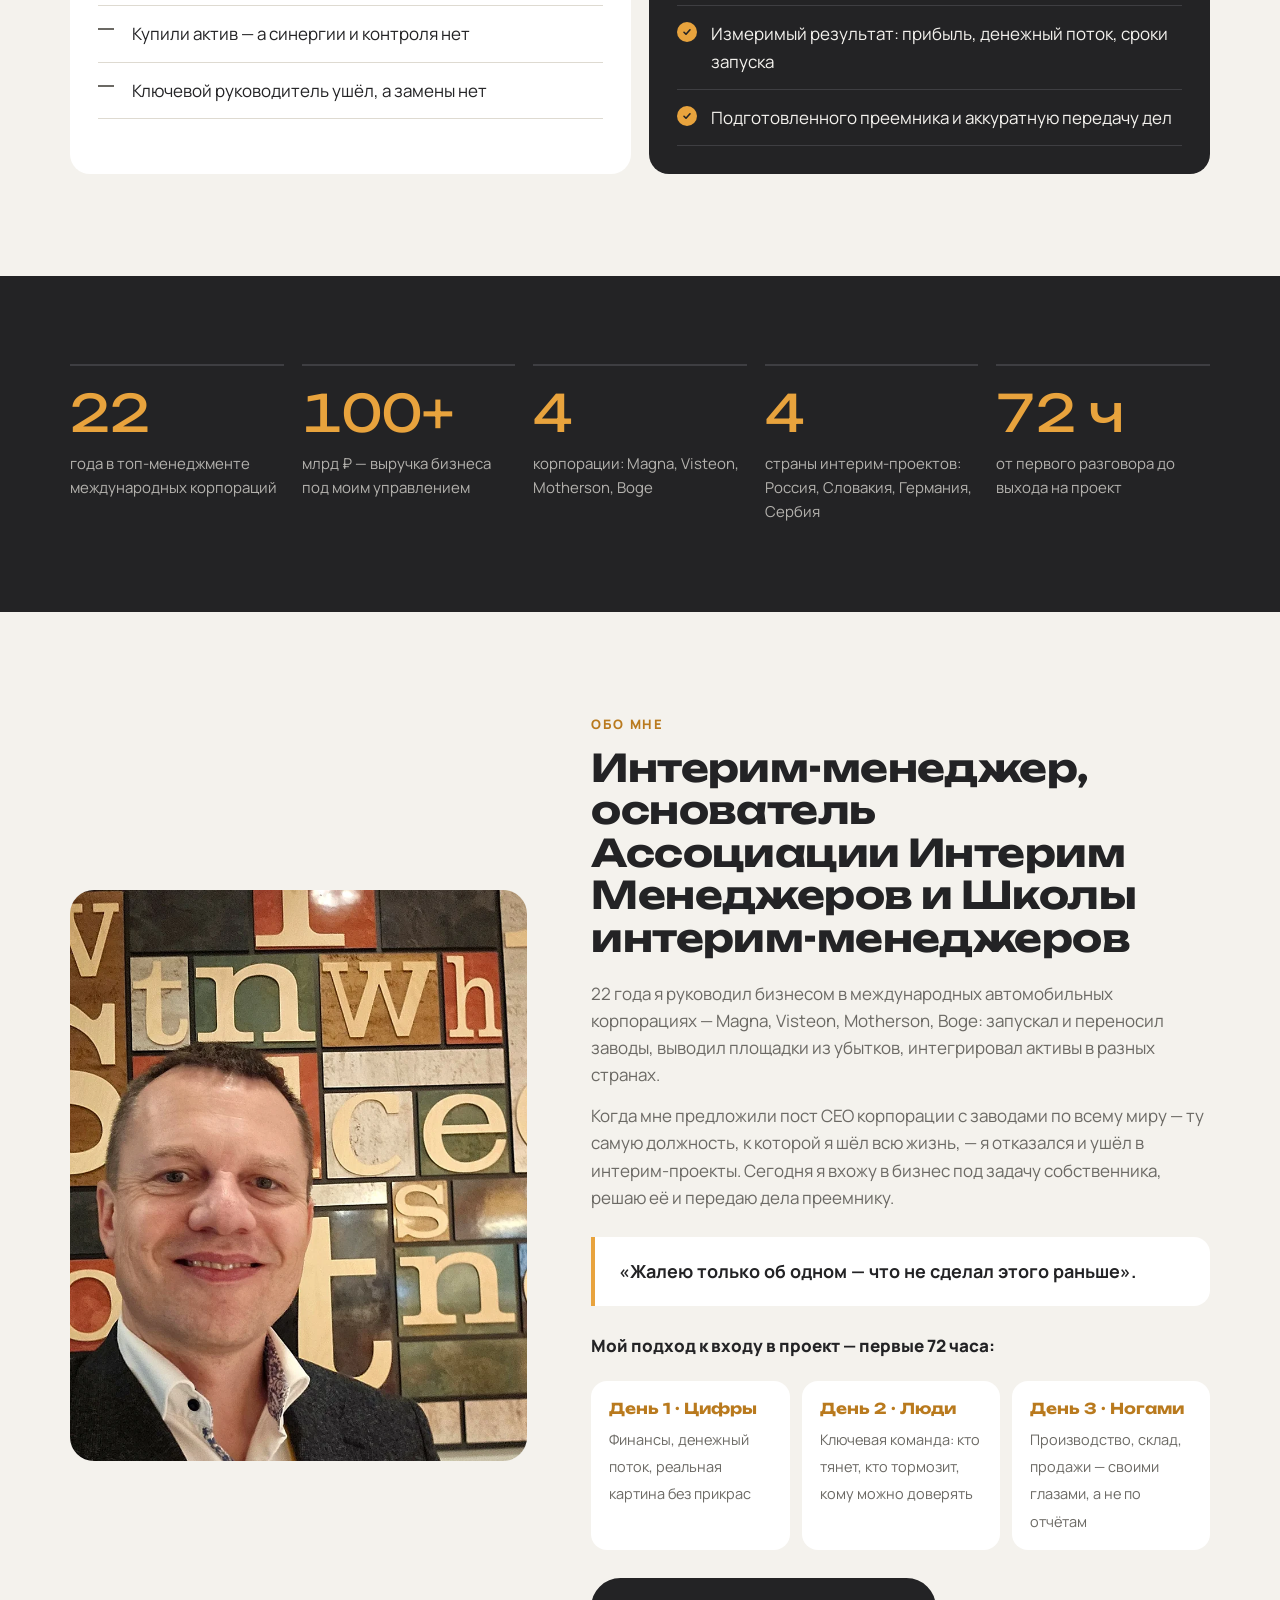
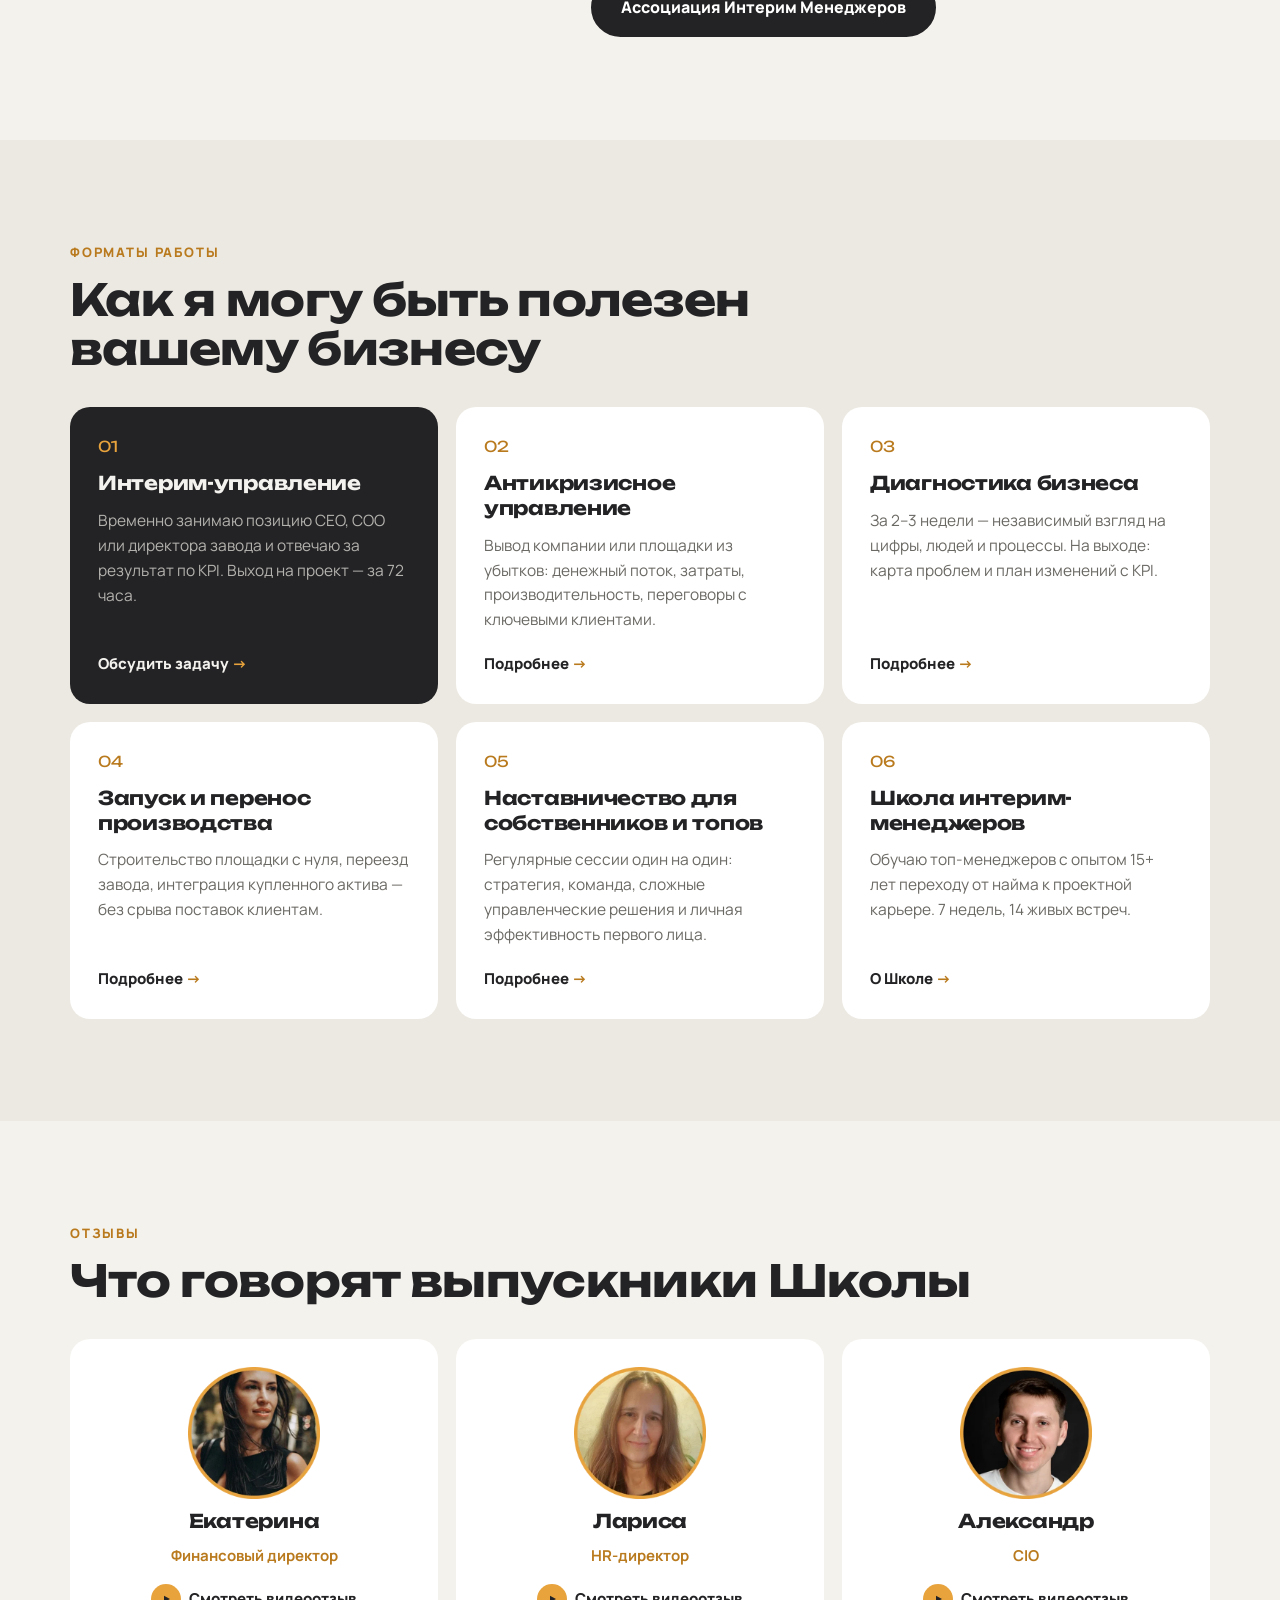
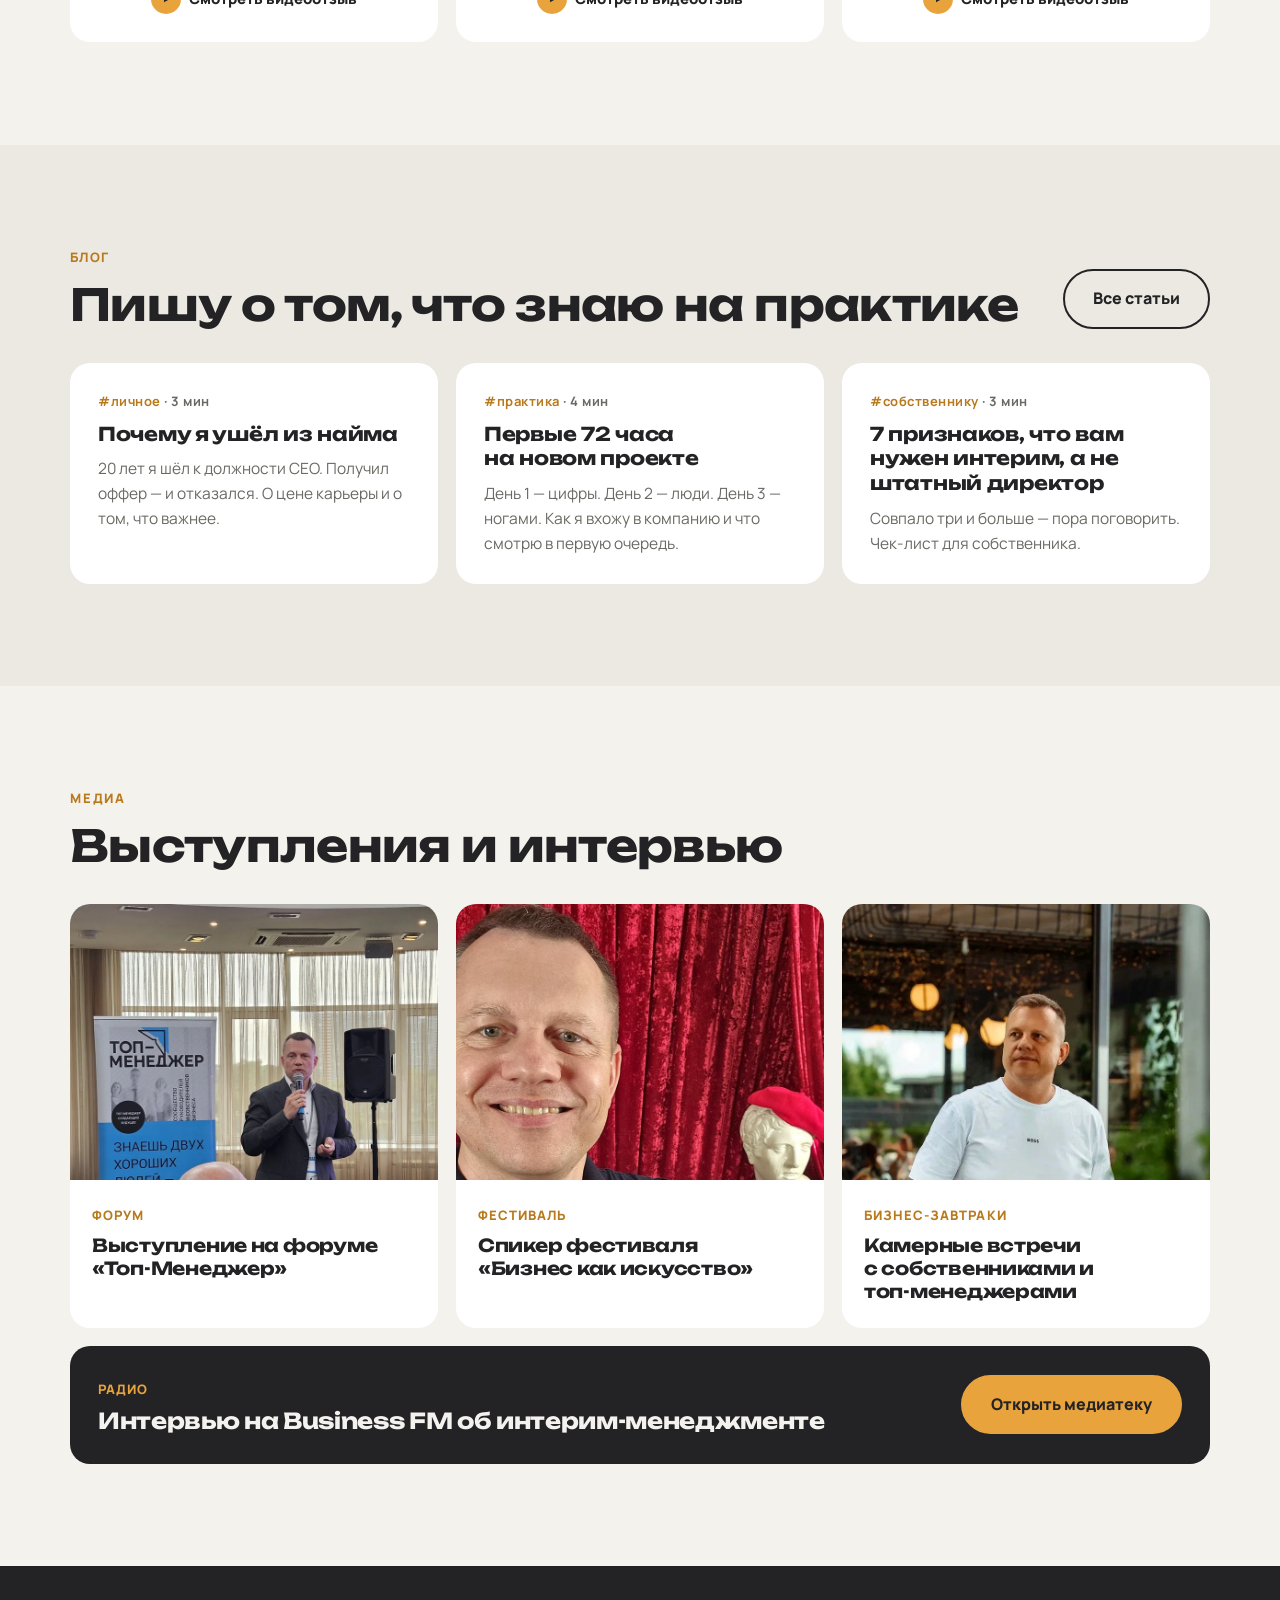
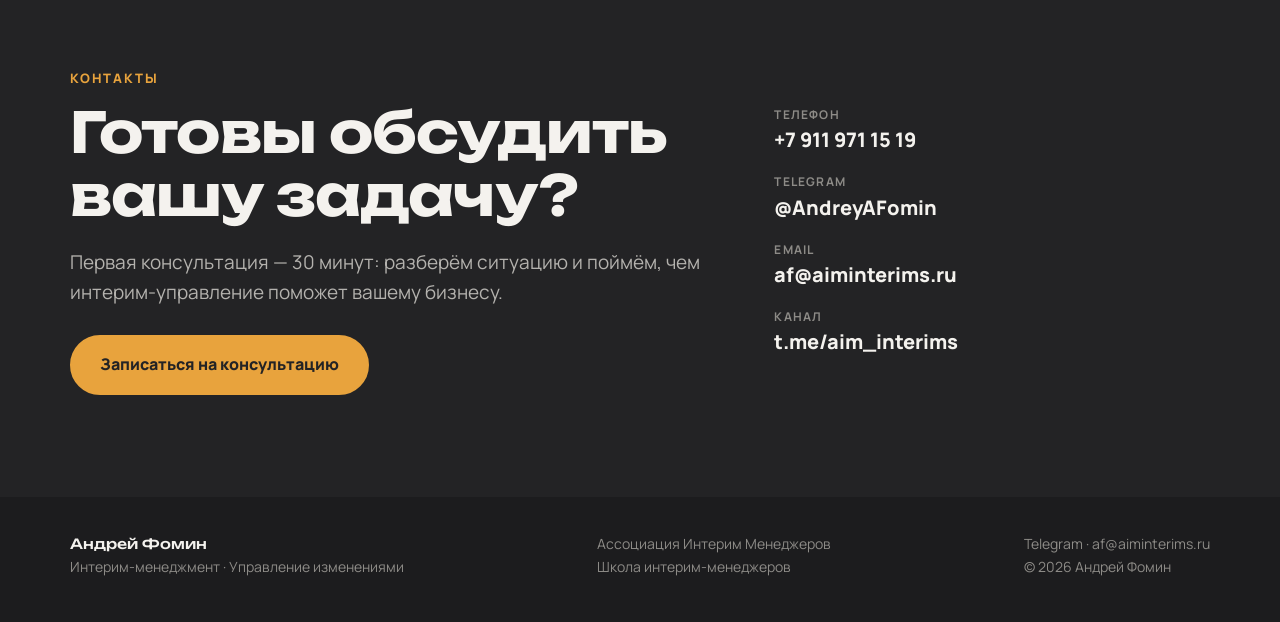
<file: fomin/index.html>
<!doctype html>
<html lang="ru">
<head>
<meta charset="utf-8">
<meta name="viewport" content="width=device-width, initial-scale=1">
<title>Андрей Фомин — интерим-менеджер, внешний управленческий партнёр собственников</title>
<meta name="description" content="Андрей Фомин — интерим-менеджер с 22-летним опытом топ-менеджмента в Magna, Visteon, Motherson, Boge. Антикризисное управление, рост, запуск производств, интерим CEO и COO. Основатель Ассоциации Интерим Менеджеров.">
<meta property="og:title" content="Андрей Фомин — интерим-менеджер">
<meta property="og:description" content="Вхожу в бизнес под задачу собственника и отвечаю за результат.">
<meta property="og:image" content="https://aiminterims.github.io/aiminterims/fomin/assets/og.jpg">
<link rel="preconnect" href="https://fonts.googleapis.com">
<link rel="preconnect" href="https://fonts.gstatic.com" crossorigin>
<link rel="stylesheet" href="https://fonts.googleapis.com/css2?family=Unbounded:wght@500;700&family=Manrope:wght@400;500;700;800&display=swap">
<style>
:root{
  --bg:#F4F2ED; --bg2:#ECE9E2; --card:#FFFFFF; --ink:#232325; --ink2:#3A3A3D; --muted:#6B6964; --line:#DEDAD1;
  --accent:#E8A33D; --accent-d:#B97A1E; --dark:#232325;
  --display:"Unbounded","Arial Black",system-ui,sans-serif; --body:"Manrope","Segoe UI",system-ui,sans-serif;
}
*{box-sizing:border-box}
html{scroll-behavior:smooth}
body{margin:0;background:var(--bg);color:var(--ink);font-family:var(--body);font-size:17px;line-height:1.6;-webkit-font-smoothing:antialiased}
img{max-width:100%;display:block}
a{color:inherit;text-decoration:none}
.wrap{max-width:1180px;margin:0 auto;padding-inline:20px}
h1,h2,h3{font-family:var(--display);font-weight:700;margin:0;line-height:1.12;letter-spacing:-.015em;text-wrap:balance}
h2{font-size:clamp(28px,3.8vw,44px);margin:12px 0 20px}
h3{font-size:19px;line-height:1.3}
p{margin:0}
.eyebrow{font-size:13px;font-weight:800;letter-spacing:.14em;text-transform:uppercase;color:var(--accent-d)}
.lead{font-size:clamp(17px,1.7vw,19px);color:var(--muted);max-width:62ch}
section{padding-block:clamp(64px,8vw,104px)}
.alt{background:var(--bg2)}
.dark{background:var(--dark);color:#F4F2EE}
.dark .lead,.dark .muted{color:#B4B2AE}
.dark .eyebrow{color:var(--accent)}
.btn{display:inline-flex;align-items:center;justify-content:center;gap:10px;font-weight:800;font-size:16px;border-radius:999px;padding:15px 28px;border:2px solid var(--ink);background:var(--ink);color:#fff;transition:transform .15s,background .15s,color .15s}
.btn:hover{transform:translateY(-1px)}
.btn.acc{background:var(--accent);border-color:var(--accent);color:var(--ink)}
.btn.line{background:transparent;color:var(--ink)}
.btn.line:hover{background:var(--ink);color:#fff}
.dark .btn.line{color:#fff;border-color:#5A5A5E}
.btn:focus-visible,a:focus-visible{outline:3px solid var(--accent);outline-offset:3px}
.card{background:var(--card);border-radius:20px;padding:28px;min-width:0}
.grid{display:grid;gap:18px}
.g2{grid-template-columns:repeat(2,minmax(0,1fr))}
.g3{grid-template-columns:repeat(3,minmax(0,1fr))}
.muted{color:var(--muted)}

/* header */
header{position:sticky;top:0;z-index:30;background:rgba(244,242,237,.92);backdrop-filter:blur(10px);border-bottom:1px solid var(--line)}
.nav{display:flex;align-items:center;justify-content:space-between;gap:20px;height:74px}
.brand b{display:block;font-family:var(--display);font-size:18px;line-height:1.1}
.brand span{font-size:12px;letter-spacing:.12em;text-transform:uppercase;color:var(--muted);font-weight:700}
.nav ul{display:flex;gap:24px;list-style:none;margin:0;padding:0}
.nav ul a{font-weight:700;font-size:15px;color:var(--ink2)}
.nav ul a:hover{color:var(--accent-d)}
.nav-r{display:flex;align-items:center;gap:18px}
.nav-r .tel{font-weight:800;font-size:15px}
.nav .btn{padding:10px 20px;font-size:15px}

/* hero */
.hero{position:relative;overflow:hidden;padding:0}
.hero-top{position:relative;min-height:clamp(560px,48vw,720px);display:flex;align-items:center;padding-block:clamp(48px,6vw,80px)}
.hero-bg{position:absolute;top:0;right:0;height:100%;width:min(54%,820px);object-fit:cover;object-position:60% 30%;pointer-events:none}
.hero-text{position:relative;z-index:1;max-width:min(620px,54%)}
.hero h1{font-size:clamp(44px,6.6vw,88px);margin:14px 0 18px}
.hero .slogan{font-family:var(--display);font-weight:500;font-size:clamp(19px,2vw,25px);line-height:1.3;color:var(--ink2);max-width:24ch}
.hero .slogan em{font-style:normal;color:var(--accent-d)}
.hero .lead{margin:22px 0 32px}
.cta{display:flex;flex-wrap:wrap;gap:12px}
.scroll{margin-top:44px;font-size:13px;letter-spacing:.12em;text-transform:uppercase;color:var(--muted);font-weight:700}

/* help */
.help{display:grid;grid-template-columns:1fr 1fr;gap:18px;margin-top:34px}
.pain li,.gain li{list-style:none;padding:14px 0 14px 34px;position:relative;border-bottom:1px solid var(--line)}
.pain,.gain{margin:12px 0 0;padding:0}
.pain li::before{content:"";position:absolute;left:0;top:22px;width:16px;height:2px;background:var(--muted)}
.gain li::before{content:"";position:absolute;left:0;top:16px;width:20px;height:20px;border-radius:50%;background:var(--accent) url("data:image/svg+xml,%3Csvg xmlns='http://www.w3.org/2000/svg' viewBox='0 0 24 24' fill='none' stroke='%23232325' stroke-width='3.2' stroke-linecap='round' stroke-linejoin='round'%3E%3Cpath d='M6 12.5l4 4 8-9'/%3E%3C/svg%3E") center/12px no-repeat}
.gain{color:var(--ink)}
.help .card.d .gain{color:#F4F2EE}
.help .card.d{background:var(--dark);color:#F4F2EE}
.help .card.d li{border-color:#3E3E42}

/* numbers */
.nums{display:grid;grid-template-columns:repeat(5,minmax(0,1fr));gap:18px}
.nums .n{font-family:var(--display);font-size:clamp(34px,4vw,52px);color:var(--accent);line-height:1;font-variant-numeric:tabular-nums}
.nums p{margin-top:12px;font-size:15px;color:#B4B2AE}
.nums>div{border-top:2px solid #3E3E42;padding-top:22px}

/* about */
.about{display:grid;grid-template-columns:.85fr 1.15fr;gap:clamp(28px,5vw,64px);align-items:center}
.about .ph{border-radius:24px;overflow:hidden;aspect-ratio:4/5}
.about .ph img{width:100%;height:100%;object-fit:cover}
.about h2{font-size:clamp(26px,3.2vw,38px)}
.about p+p{margin-top:14px}
.quote{margin:26px 0;padding:20px 24px;background:var(--card);border-left:4px solid var(--accent);border-radius:0 16px 16px 0;font-weight:700;font-size:18px}
.levels{display:grid;grid-template-columns:repeat(3,minmax(0,1fr));gap:12px;margin-top:22px}
.levels div{background:var(--card);border-radius:16px;padding:16px 18px}
.levels b{display:block;font-family:var(--display);font-size:15px;color:var(--accent-d);margin-bottom:4px}
.levels span{font-size:14.5px;color:var(--muted)}

/* formats */
.fmt{display:flex;flex-direction:column;gap:12px;transition:transform .2s,box-shadow .2s}
.fmt:hover{transform:translateY(-3px);box-shadow:0 18px 40px -24px rgba(35,35,37,.35)}
.fmt .no{font-family:var(--display);font-size:15px;color:var(--accent-d)}
.fmt p{color:var(--muted);font-size:15.5px}
.fmt .more{margin-top:auto;padding-top:8px;font-weight:800;font-size:15px}
.fmt .more::after{content:" →";color:var(--accent-d)}
.fmt.hl{background:var(--dark);color:#F4F2EE}
.fmt.hl p{color:#B4B2AE}
.fmt.hl .no,.fmt.hl .more::after{color:var(--accent)}

/* reviews */
.rev{display:flex;flex-direction:column;align-items:center;text-align:center;gap:10px}
.rev img{width:132px;height:132px}
.rev .role{color:var(--accent-d);font-weight:700;font-size:15px}
.rev .play{display:inline-flex;align-items:center;gap:8px;font-weight:800;font-size:15px;margin-top:6px}
.rev .play::before{content:"";width:30px;height:30px;border-radius:50%;background:var(--accent) url("data:image/svg+xml,%3Csvg xmlns='http://www.w3.org/2000/svg' viewBox='0 0 24 24' fill='%23232325'%3E%3Cpath d='M9 7l9 5-9 5z'/%3E%3C/svg%3E") center/16px no-repeat}

/* blog */
.post{display:flex;flex-direction:column;gap:10px}
.post .meta{font-size:13px;color:var(--muted);font-weight:700;letter-spacing:.04em}
.post .meta b{color:var(--accent-d)}
.post p{color:var(--muted);font-size:15.5px}

/* media */
.media{display:grid;grid-template-columns:repeat(3,minmax(0,1fr));gap:18px}
.m{background:var(--card);border-radius:20px;overflow:hidden;display:flex;flex-direction:column}
.m img{aspect-ratio:4/3;width:100%;object-fit:cover}
.m div{padding:20px 22px 24px}
.m small{font-size:13px;font-weight:800;letter-spacing:.08em;text-transform:uppercase;color:var(--accent-d)}
.m h3{margin-top:6px;font-size:18px}
.m.txt{background:var(--dark);color:#F4F2EE;justify-content:flex-end;min-height:100%}
.m.txt .big{font-family:var(--display);font-size:clamp(40px,5vw,64px);color:var(--accent);line-height:1}
.m.txt small{color:var(--accent)}

/* final */
.final{display:grid;grid-template-columns:1.2fr .8fr;gap:clamp(24px,4vw,56px);align-items:center}
.final h2{font-size:clamp(32px,4.6vw,56px)}
.clist{list-style:none;margin:0;padding:0;display:grid;gap:16px}
.clist small{display:block;font-size:12px;letter-spacing:.1em;text-transform:uppercase;color:#8D8B87;font-weight:700}
.clist a,.clist span{font-size:20px;font-weight:800;color:#F4F2EE}
.clist a:hover{color:var(--accent)}
footer{background:#1C1C1E;color:#8D8B87;font-size:14px;padding-block:36px 44px}
footer .wrap{display:flex;flex-wrap:wrap;gap:16px 32px;justify-content:space-between}
footer a:hover{color:var(--accent)}
footer b{color:#F4F2EE;font-family:var(--display);font-weight:500}

@media (max-width:1060px){.nav ul{display:none}}
@media (max-width:980px){
  .g3,.media{grid-template-columns:repeat(2,minmax(0,1fr))}
  .nums{grid-template-columns:repeat(3,minmax(0,1fr))}
  .about,.final,.help{grid-template-columns:1fr}
  .about .ph{max-width:440px}
  .hero-top{display:block;min-height:0;padding-top:0}
  .hero-bg{position:relative;width:100%;height:clamp(320px,80vw,520px);object-position:70% 25%;-webkit-mask-image:linear-gradient(to bottom,#000 60%,transparent);mask-image:linear-gradient(to bottom,#000 60%,transparent)}
  .hero-text{max-width:none;margin-top:-8px}
  .scroll{display:none}
}
@media (max-width:640px){
  body{font-size:16px}
  .g2,.g3,.media,.levels{grid-template-columns:1fr}
  .nums{grid-template-columns:1fr 1fr}
  .nav-r .tel{display:none}
  .card{padding:22px}
}
@media (prefers-reduced-motion:no-preference){
  .reveal{opacity:0;transform:translateY(16px);transition:opacity .6s ease,transform .6s ease}
  .reveal.on{opacity:1;transform:none}
}
</style>
</head>
<body>

<header>
  <div class="wrap nav">
    <a class="brand" href="#top"><b>Андрей Фомин</b><span>Интерим-менеджмент</span></a>
    <ul>
      <li><a href="#about">Обо мне</a></li>
      <li><a href="#help">Чем помогаю</a></li>
      <li><a href="#formats">Форматы работы</a></li>
      <li><a href="#reviews">Отзывы</a></li>
      <li><a href="#media">Медиа</a></li>
      <li><a href="#contacts">Контакты</a></li>
    </ul>
    <div class="nav-r">
      <a class="tel" href="tel:+79119711519">+7 911 971 15 19</a>
      <a class="btn" href="https://t.me/AndreyAFomin" target="_blank" rel="noopener">Записаться</a>
    </div>
  </div>
</header>

<main id="top">
<section class="hero">
  <div class="hero-top">
    <img class="hero-bg" src="assets/hero.webp" alt="Андрей Фомин">
    <div class="wrap" style="width:100%">
      <div class="hero-text">
        <div class="eyebrow">Интерим-менеджмент · Управление изменениями</div>
        <h1>Андрей Фомин</h1>
        <p class="slogan">Интерим-директор и <em>внешний управленческий партнёр</em> собственников бизнеса</p>
        <p class="lead">Вхожу в компанию под конкретную задачу — антикризис, рост, запуск производства, интеграция — и отвечаю за результат в цифрах. 22 года в топ-менеджменте международных корпораций.</p>
        <div class="cta">
          <a class="btn acc" href="#contacts">Записаться на консультацию</a>
          <a class="btn line" href="#formats">Обсудить задачу</a>
        </div>
        <div class="scroll">Прокрутите вниз ↓</div>
      </div>
    </div>
  </div>
</section>

<!-- HELP -->
<section id="help">
  <div class="wrap">
    <div class="eyebrow">Чем я помогаю</div>
    <h2>Когда бизнесу нужен опытный управленец — не через полгода, а сейчас</h2>
    <p class="lead">Собственники приходят ко мне, когда команда не может или не хочет решить проблему сама, а цена промедления растёт с каждой неделей.</p>
    <div class="help">
      <div class="card reveal">
        <h3>С чем обращаются</h3>
        <ul class="pain">
          <li>Продажи растут, а денег и прибыли всё меньше</li>
          <li>Компания выросла, а система управления осталась прежней</li>
          <li>Команда блокирует изменения, решения принимаются медленно</li>
          <li>Нужно перенести или запустить завод без срыва поставок</li>
          <li>Купили актив — а синергии и контроля нет</li>
          <li>Ключевой руководитель ушёл, а замены нет</li>
        </ul>
      </div>
      <div class="card d reveal">
        <h3>Что вы получаете</h3>
        <ul class="gain">
          <li>Прозрачные цифры и управленческую отчётность за первые недели</li>
          <li>План изменений с KPI, сроками и ответственными</li>
          <li>Работающую оргструктуру и понятные зоны ответственности</li>
          <li>Команду, которая включена в изменения, а не сопротивляется им</li>
          <li>Измеримый результат: прибыль, денежный поток, сроки запуска</li>
          <li>Подготовленного преемника и аккуратную передачу дел</li>
        </ul>
      </div>
    </div>
  </div>
</section>

<!-- NUMBERS -->
<section class="dark" style="padding-block:clamp(56px,7vw,88px)">
  <div class="wrap">
    <div class="nums">
      <div class="reveal"><div class="n">22</div><p>года в топ-менеджменте международных корпораций</p></div>
      <div class="reveal"><div class="n">100+</div><p>млрд ₽ — выручка бизнеса под моим управлением</p></div>
      <div class="reveal"><div class="n">4</div><p>корпорации: Magna, Visteon, Motherson, Boge</p></div>
      <div class="reveal"><div class="n">4</div><p>страны интерим-проектов: Россия, Словакия, Германия, Сербия</p></div>
      <div class="reveal"><div class="n">72 ч</div><p>от первого разговора до выхода на проект</p></div>
    </div>
  </div>
</section>

<!-- ABOUT -->
<section id="about">
  <div class="wrap about">
    <div class="ph reveal"><img src="assets/about.webp" alt="Андрей Фомин" loading="lazy"></div>
    <div>
      <div class="eyebrow">Обо мне</div>
      <h2>Интерим-менеджер, основатель Ассоциации Интерим Менеджеров и Школы интерим-менеджеров</h2>
      <p class="muted">22 года я руководил бизнесом в международных автомобильных корпорациях — Magna, Visteon, Motherson, Boge: запускал и переносил заводы, выводил площадки из убытков, интегрировал активы в разных странах.</p>
      <p class="muted">Когда мне предложили пост CEO корпорации с заводами по всему миру — ту самую должность, к которой я шёл всю жизнь, — я отказался и ушёл в интерим-проекты. Сегодня я вхожу в бизнес под задачу собственника, решаю её и передаю дела преемнику.</p>
      <div class="quote">«Жалею только об одном — что не сделал этого раньше».</div>
      <p style="font-weight:800">Мой подход к входу в проект — первые 72 часа:</p>
      <div class="levels">
        <div><b>День 1 · Цифры</b><span>Финансы, денежный поток, реальная картина без прикрас</span></div>
        <div><b>День 2 · Люди</b><span>Ключевая команда: кто тянет, кто тормозит, кому можно доверять</span></div>
        <div><b>День 3 · Ногами</b><span>Производство, склад, продажи — своими глазами, а не по отчётам</span></div>
      </div>
      <div class="cta" style="margin-top:28px">
        <a class="btn" href="../aim/">Ассоциация Интерим Менеджеров</a>
      </div>
    </div>
  </div>
</section>

<!-- FORMATS -->
<section id="formats" class="alt">
  <div class="wrap">
    <div class="eyebrow">Форматы работы</div>
    <h2>Как я могу быть полезен вашему бизнесу</h2>
    <div class="grid g3" style="margin-top:34px">
      <a class="card fmt hl reveal" href="#contacts"><span class="no">01</span><h3>Интерим-управление</h3><p>Временно занимаю позицию CEO, COO или директора завода и отвечаю за результат по KPI. Выход на проект — за 72 часа.</p><span class="more">Обсудить задачу</span></a>
      <a class="card fmt reveal" href="#contacts"><span class="no">02</span><h3>Антикризисное управление</h3><p>Вывод компании или площадки из убытков: денежный поток, затраты, производительность, переговоры с ключевыми клиентами.</p><span class="more">Подробнее</span></a>
      <a class="card fmt reveal" href="#contacts"><span class="no">03</span><h3>Диагностика бизнеса</h3><p>За 2–3 недели — независимый взгляд на цифры, людей и процессы. На выходе: карта проблем и план изменений с KPI.</p><span class="more">Подробнее</span></a>
      <a class="card fmt reveal" href="#contacts"><span class="no">04</span><h3>Запуск и перенос производства</h3><p>Строительство площадки с нуля, переезд завода, интеграция купленного актива — без срыва поставок клиентам.</p><span class="more">Подробнее</span></a>
      <a class="card fmt reveal" href="#contacts"><span class="no">05</span><h3>Наставничество для собственников и топов</h3><p>Регулярные сессии один на один: стратегия, команда, сложные управленческие решения и личная эффективность первого лица.</p><span class="more">Подробнее</span></a>
      <a class="card fmt reveal" href="../aim/school/"><span class="no">06</span><h3>Школа интерим-менеджеров</h3><p>Обучаю топ-менеджеров с опытом 15+ лет переходу от найма к проектной карьере. 7 недель, 14 живых встреч.</p><span class="more">О Школе</span></a>
    </div>
  </div>
</section>

<!-- REVIEWS -->
<section id="reviews">
  <div class="wrap">
    <div class="eyebrow">Отзывы</div>
    <h2>Что говорят выпускники Школы</h2>
    <div class="grid g3" style="margin-top:34px">
      <a class="card rev reveal" href="https://t.me/aim_interims" target="_blank" rel="noopener"><img src="assets/ekaterina.webp" alt="Екатерина" loading="lazy"><h3>Екатерина</h3><div class="role">Финансовый директор</div><span class="play">Смотреть видеоотзыв</span></a>
      <a class="card rev reveal" href="https://t.me/aim_interims" target="_blank" rel="noopener"><img src="assets/larisa.webp" alt="Лариса" loading="lazy"><h3>Лариса</h3><div class="role">HR-директор</div><span class="play">Смотреть видеоотзыв</span></a>
      <a class="card rev reveal" href="https://t.me/aim_interims" target="_blank" rel="noopener"><img src="assets/aleksandr.webp" alt="Александр" loading="lazy"><h3>Александр</h3><div class="role">CIO</div><span class="play">Смотреть видеоотзыв</span></a>
    </div>
  </div>
</section>

<!-- BLOG -->
<section id="blog" class="alt">
  <div class="wrap">
    <div style="display:flex;flex-wrap:wrap;justify-content:space-between;align-items:end;gap:18px">
      <div><div class="eyebrow">Блог</div><h2 style="margin-bottom:0">Пишу о том, что знаю на практике</h2></div>
      <a class="btn line" href="https://t.me/aim_interims" target="_blank" rel="noopener">Все статьи</a>
    </div>
    <div class="grid g3" style="margin-top:34px">
      <a class="card post reveal" href="https://t.me/aim_interims" target="_blank" rel="noopener"><div class="meta"><b>#личное</b> · 3 мин</div><h3>Почему я ушёл из найма</h3><p>20 лет я шёл к должности CEO. Получил оффер — и отказался. О цене карьеры и о том, что важнее.</p></a>
      <a class="card post reveal" href="https://t.me/aim_interims" target="_blank" rel="noopener"><div class="meta"><b>#практика</b> · 4 мин</div><h3>Первые 72 часа на новом проекте</h3><p>День 1 — цифры. День 2 — люди. День 3 — ногами. Как я вхожу в компанию и что смотрю в первую очередь.</p></a>
      <a class="card post reveal" href="https://t.me/aim_interims" target="_blank" rel="noopener"><div class="meta"><b>#собственнику</b> · 3 мин</div><h3>7 признаков, что вам нужен интерим, а не штатный директор</h3><p>Совпало три и больше — пора поговорить. Чек-лист для собственника.</p></a>
    </div>
  </div>
</section>

<!-- MEDIA -->
<section id="media">
  <div class="wrap">
    <div class="eyebrow">Медиа</div>
    <h2>Выступления и интервью</h2>
    <div class="media" style="margin-top:34px">
      <div class="m reveal"><img src="assets/m_forum.webp" alt="Выступление на форуме «Топ-Менеджер»" loading="lazy"><div><small>Форум</small><h3>Выступление на форуме «Топ-Менеджер»</h3></div></div>
      <div class="m reveal"><img src="assets/m_fest.webp" alt="Спикер фестиваля «Бизнес как искусство»" loading="lazy"><div><small>Фестиваль</small><h3>Спикер фестиваля «Бизнес как искусство»</h3></div></div>
      <div class="m reveal"><img src="assets/m_mic.webp" alt="Бизнес-завтраки АИМ" loading="lazy"><div><small>Бизнес-завтраки</small><h3>Камерные встречи с собственниками и топ-менеджерами</h3></div></div>
    </div>
    <div class="card reveal" style="margin-top:18px;display:flex;flex-wrap:wrap;justify-content:space-between;align-items:center;gap:18px;background:var(--dark);color:#F4F2EE">
      <div><small style="font-size:13px;font-weight:800;letter-spacing:.08em;text-transform:uppercase;color:var(--accent)">Радио</small><h3 style="margin-top:6px;font-size:22px">Интервью на Business FM об интерим-менеджменте</h3></div>
      <a class="btn acc" href="https://t.me/aim_interims" target="_blank" rel="noopener">Открыть медиатеку</a>
    </div>
  </div>
</section>

<!-- FINAL -->
<section id="contacts" class="dark">
  <div class="wrap final">
    <div>
      <div class="eyebrow">Контакты</div>
      <h2>Готовы обсудить вашу задачу?</h2>
      <p class="lead">Первая консультация — 30 минут: разберём ситуацию и поймём, чем интерим-управление поможет вашему бизнесу.</p>
      <div class="cta" style="margin-top:28px">
        <a class="btn acc" href="https://t.me/AndreyAFomin" target="_blank" rel="noopener">Записаться на консультацию</a>
      </div>
    </div>
    <ul class="clist">
      <li><small>Телефон</small><a href="tel:+79119711519">+7 911 971 15 19</a></li>
      <li><small>Telegram</small><a href="https://t.me/AndreyAFomin" target="_blank" rel="noopener">@AndreyAFomin</a></li>
      <li><small>Email</small><a href="mailto:af@aiminterims.ru">af@aiminterims.ru</a></li>
      <li><small>Канал</small><a href="https://t.me/aim_interims" target="_blank" rel="noopener">t.me/aim_interims</a></li>
    </ul>
  </div>
</section>
</main>

<footer>
  <div class="wrap">
    <div><b>Андрей Фомин</b><br>Интерим-менеджмент · Управление изменениями</div>
    <div><a href="../aim/">Ассоциация Интерим Менеджеров</a><br><a href="../aim/school/">Школа интерим-менеджеров</a></div>
    <div><a href="https://t.me/aim_interims" target="_blank" rel="noopener">Telegram</a> · <a href="mailto:af@aiminterims.ru">af@aiminterims.ru</a><br>© 2026 Андрей Фомин</div>
  </div>
</footer>

<script>
(function(){var els=document.querySelectorAll('.reveal');
if(!('IntersectionObserver' in window)){els.forEach(function(e){e.classList.add('on')});return;}
var io=new IntersectionObserver(function(en){en.forEach(function(x){if(x.isIntersecting){x.target.classList.add('on');io.unobserve(x.target);}})},{threshold:.12});
els.forEach(function(e){io.observe(e)});})();
</script>
</body>
</html>
</file>
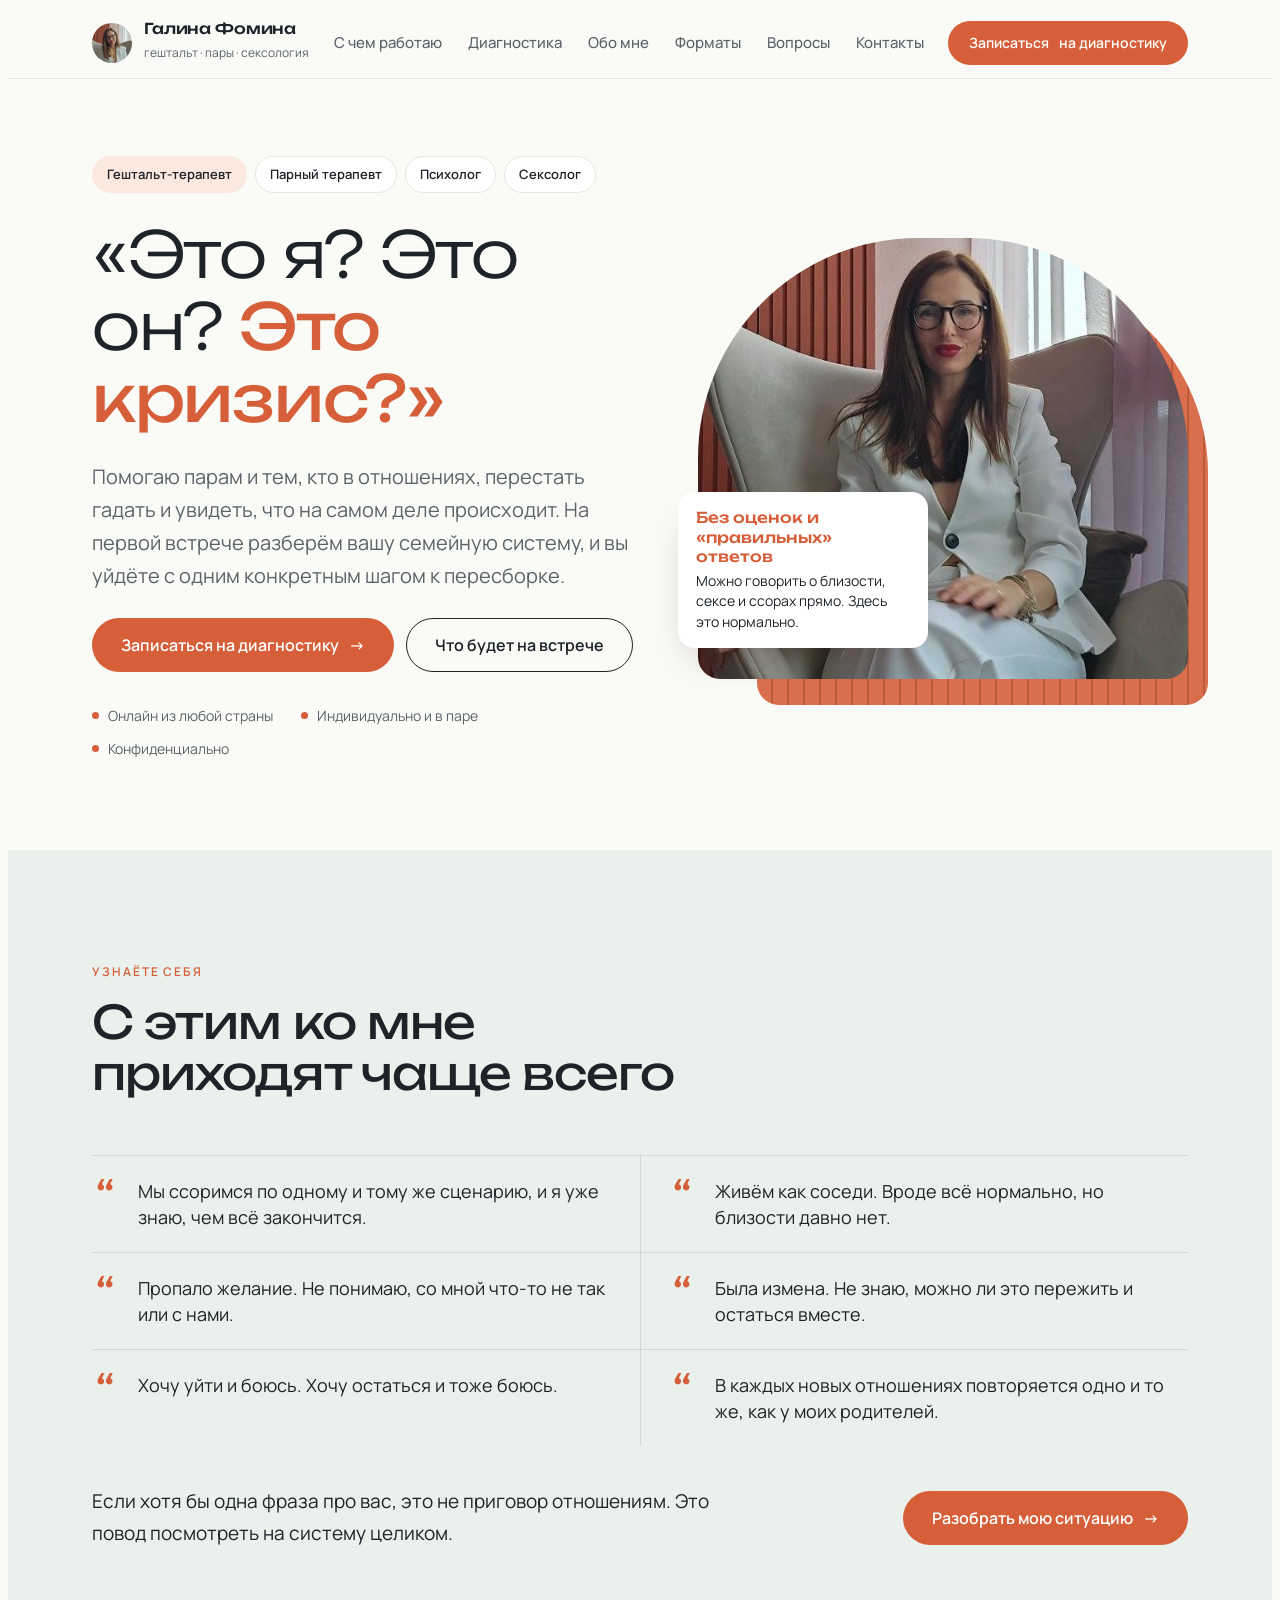
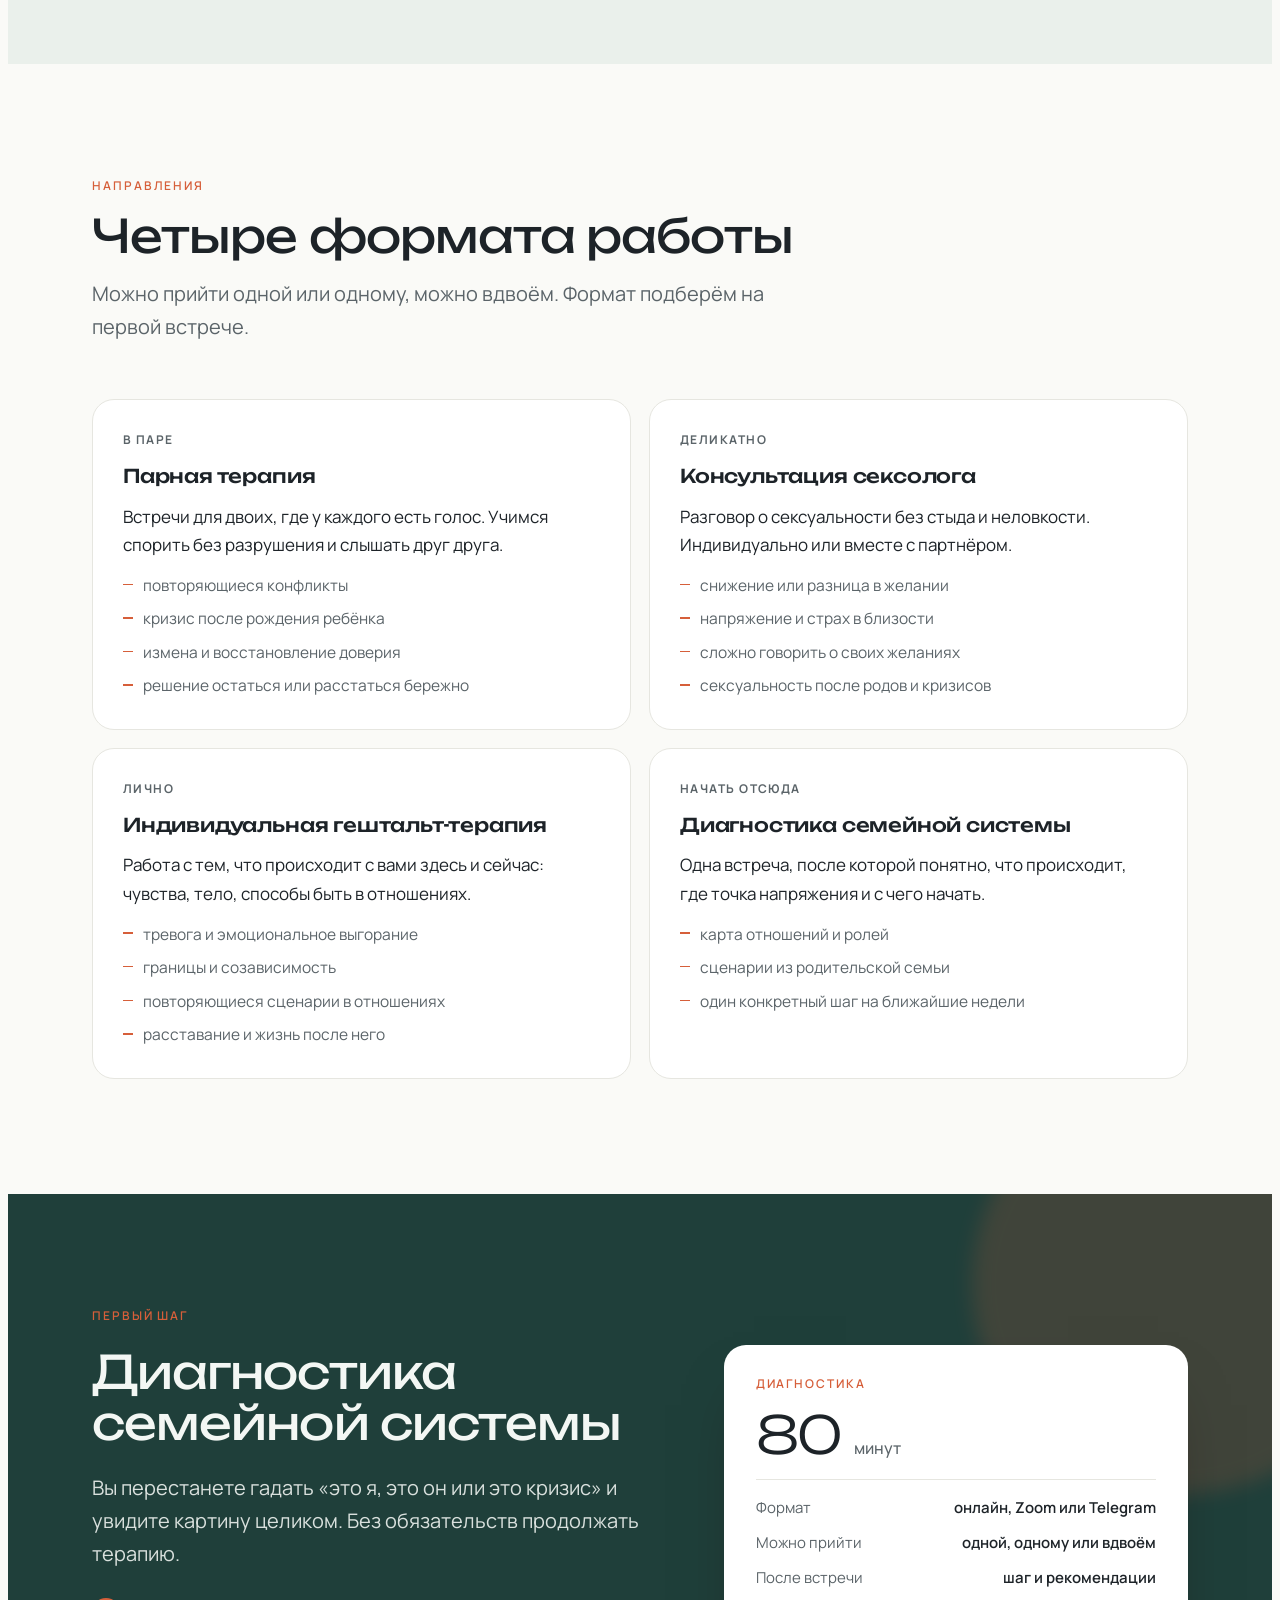
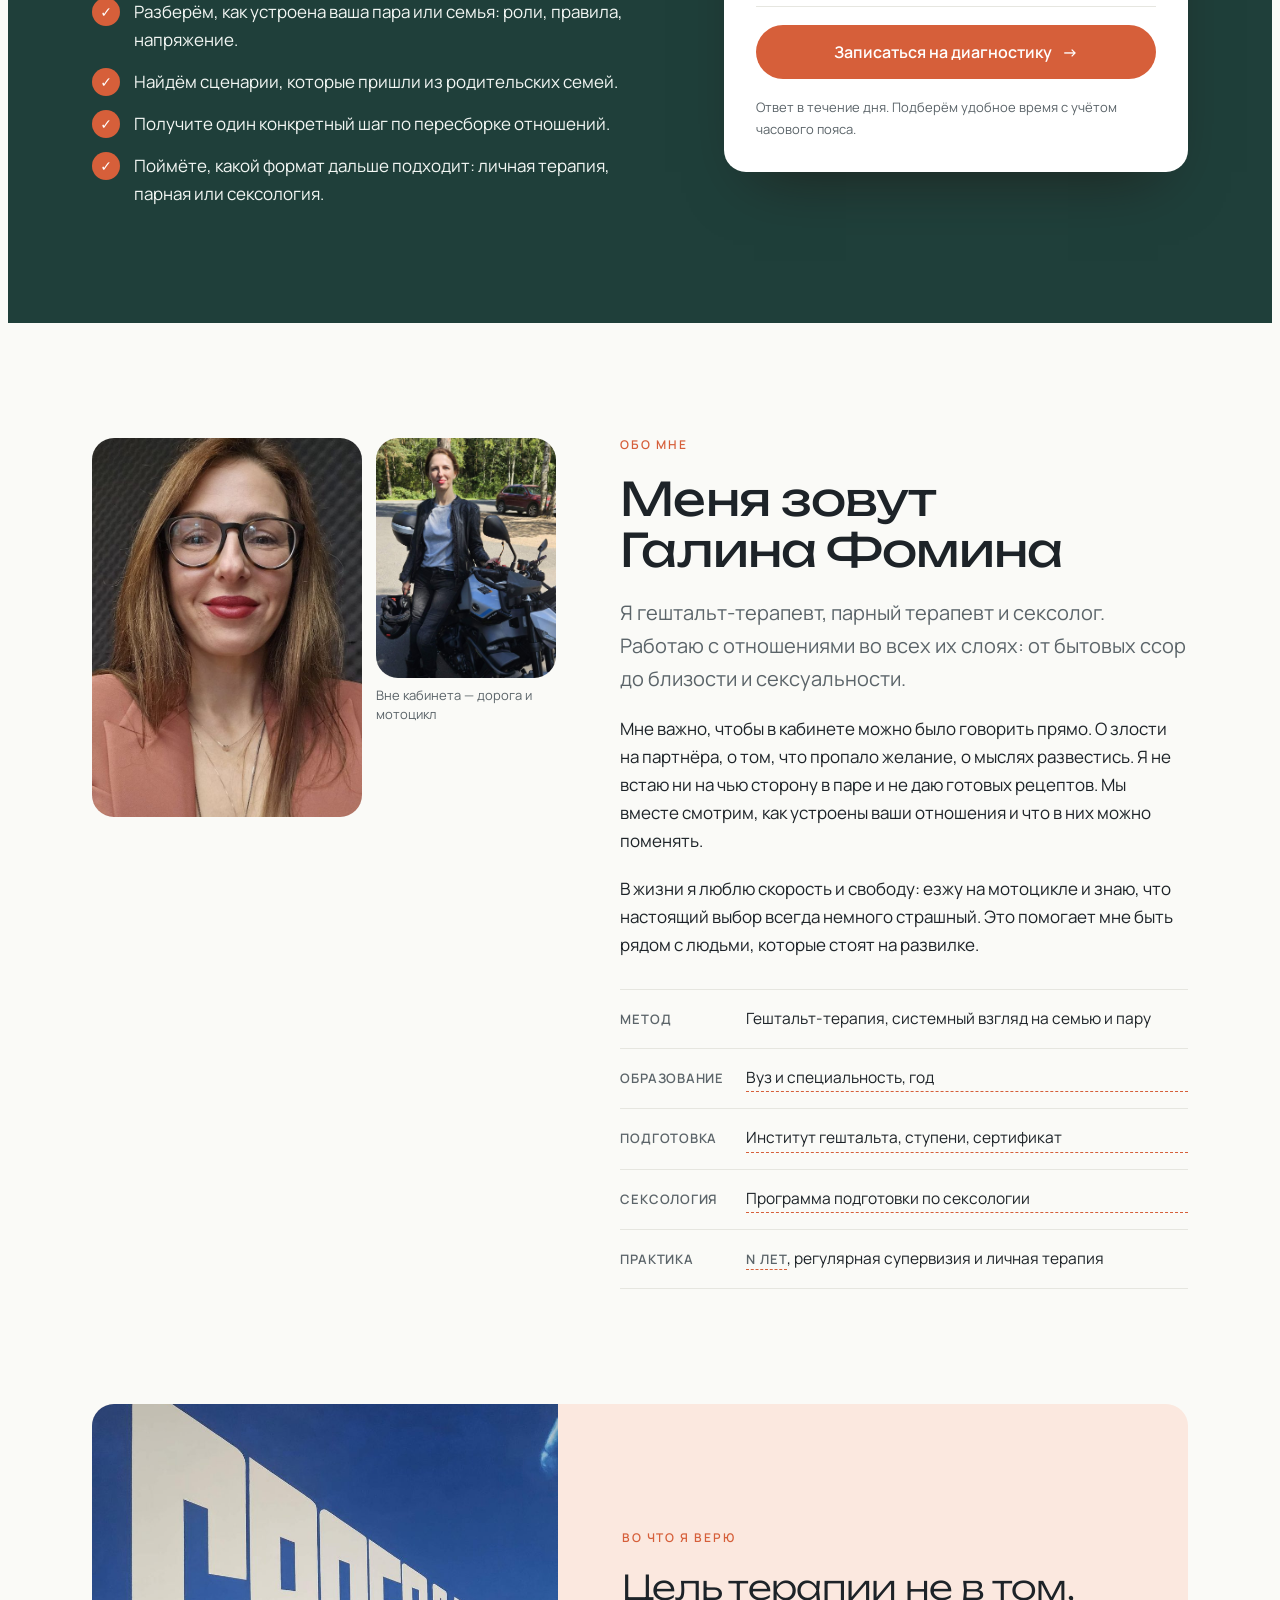
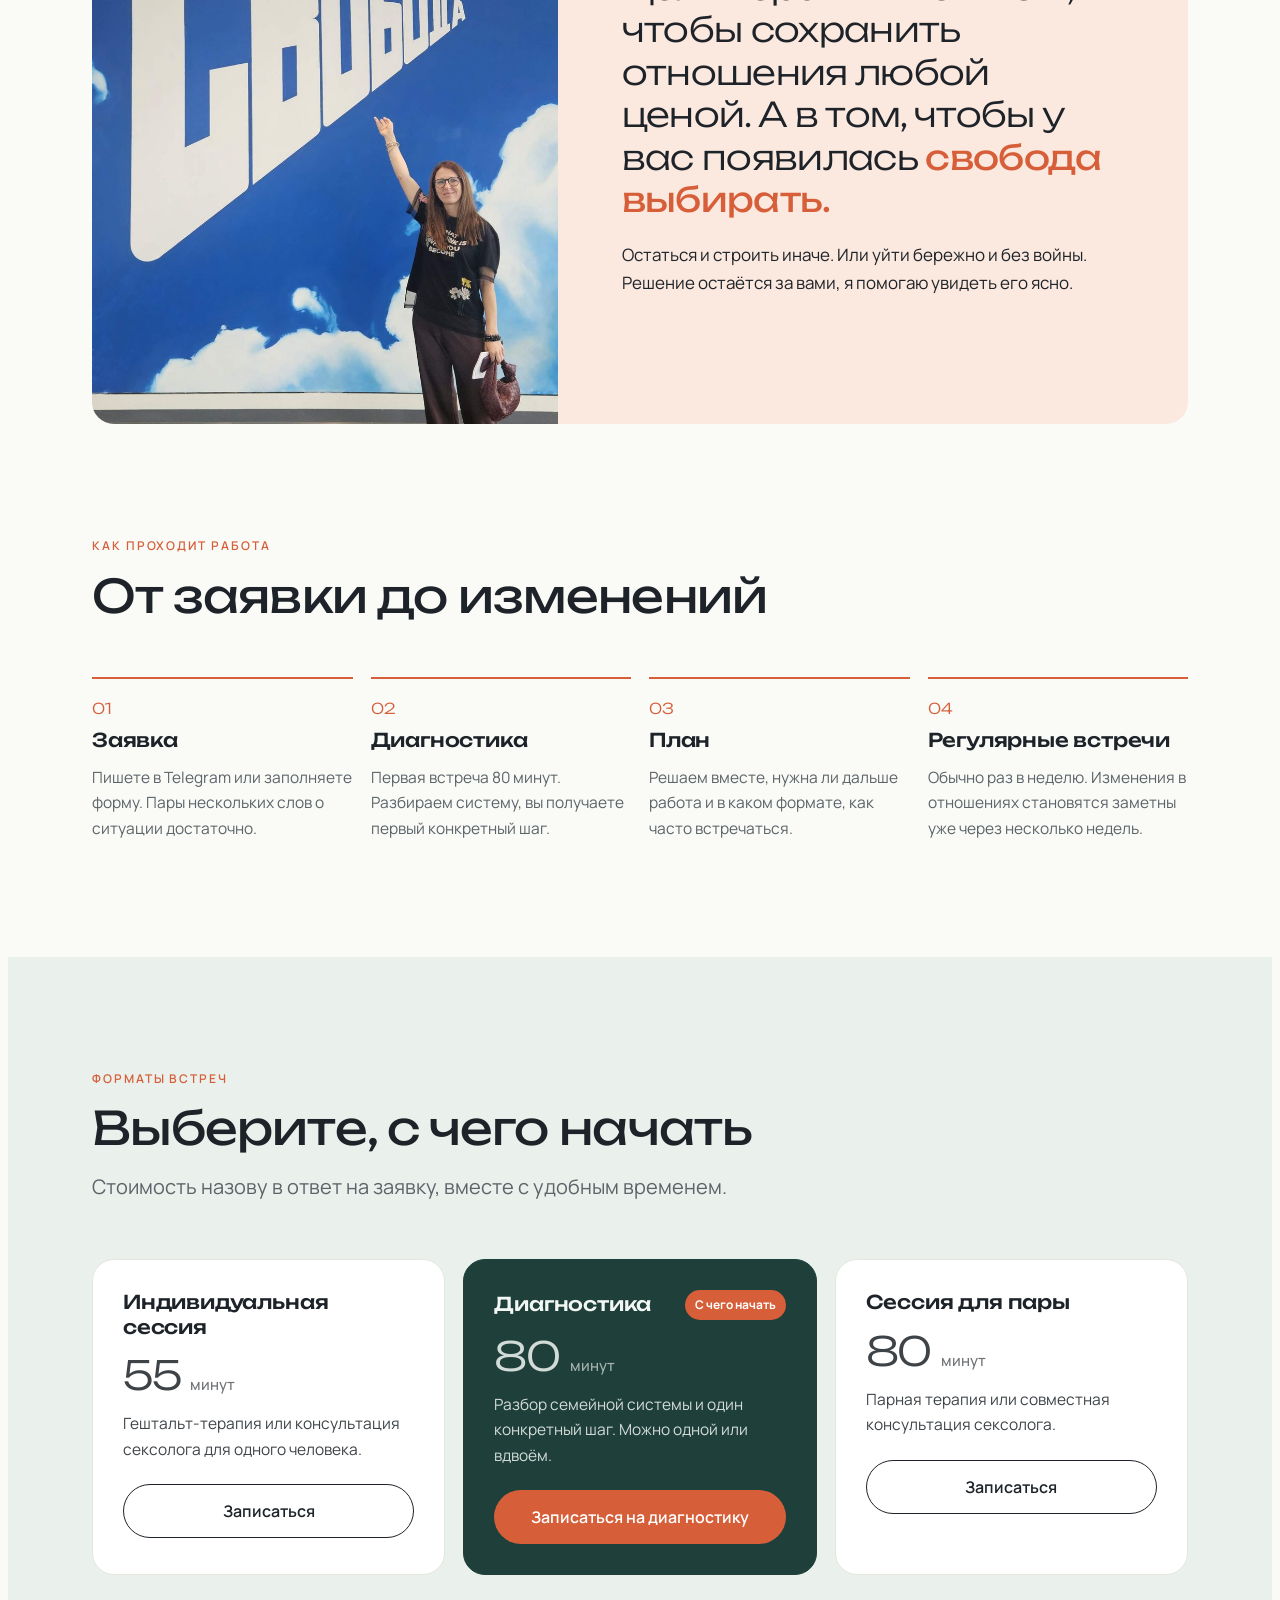
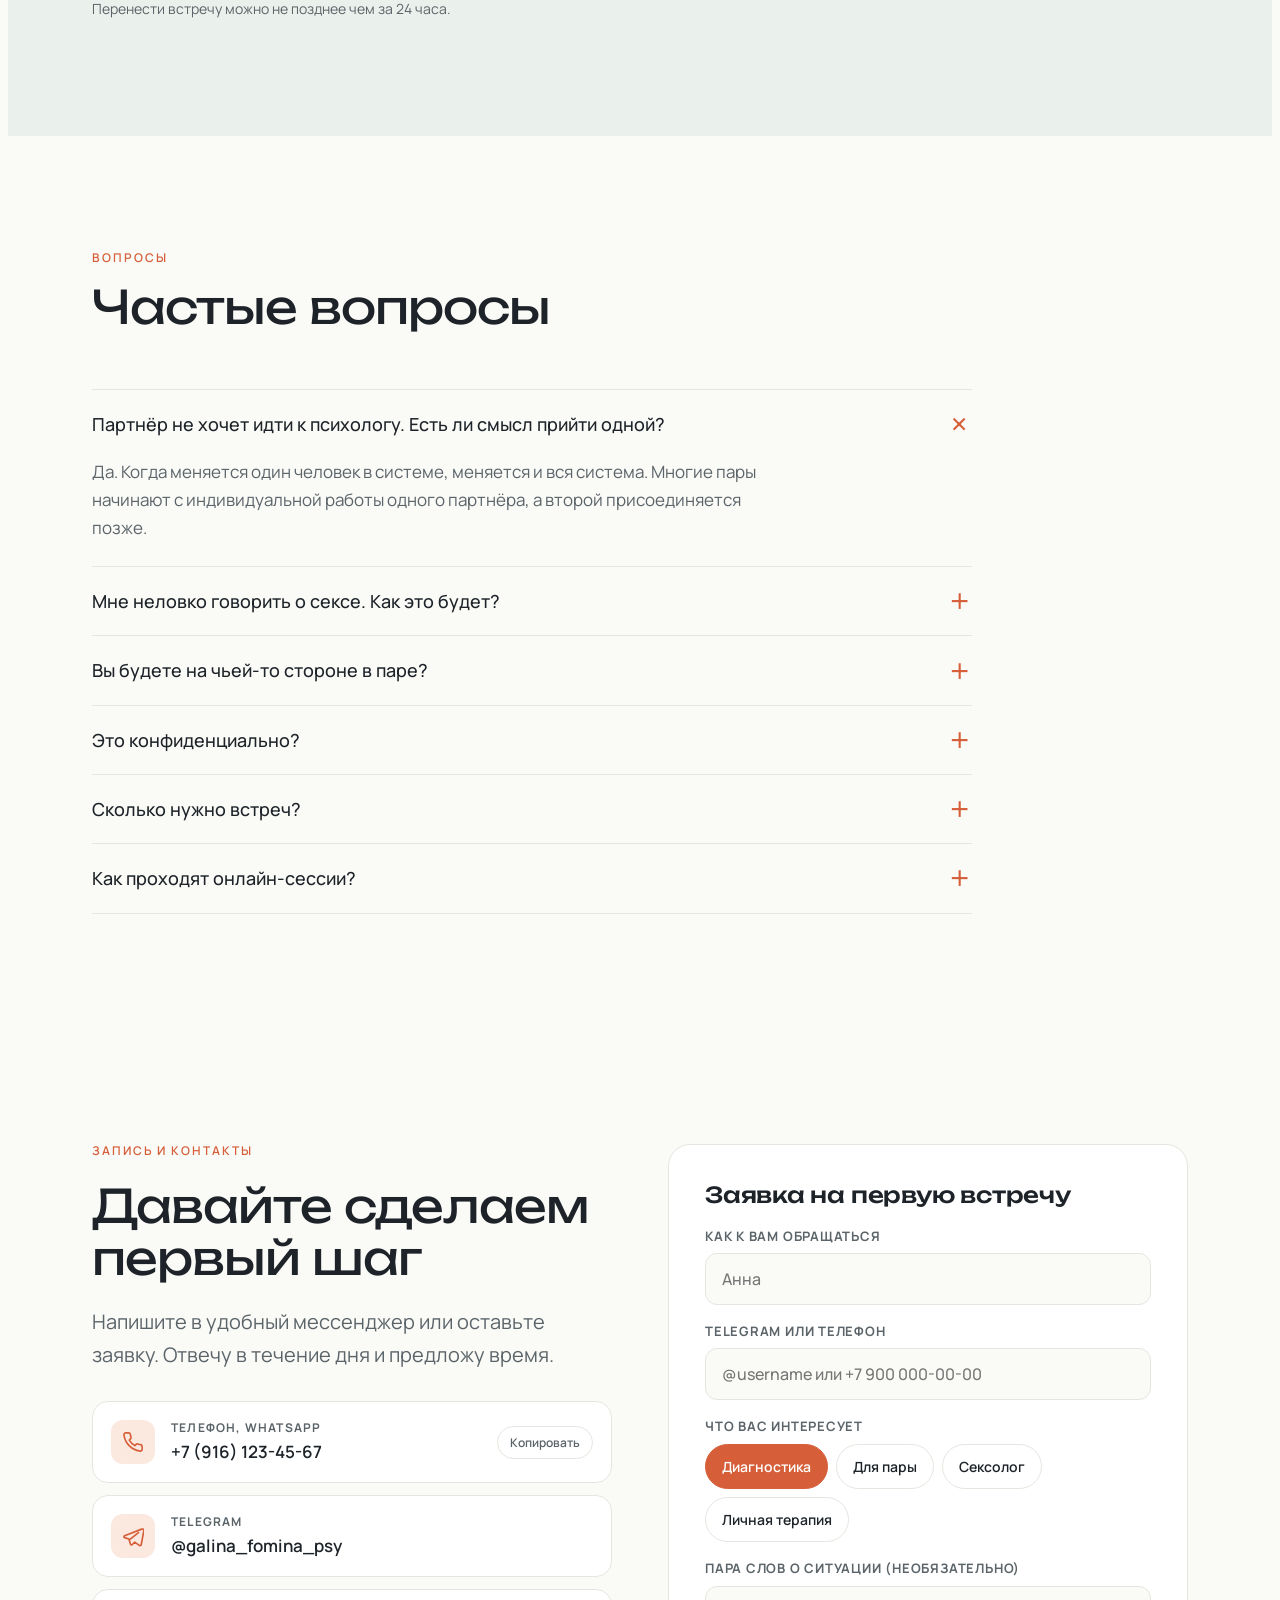
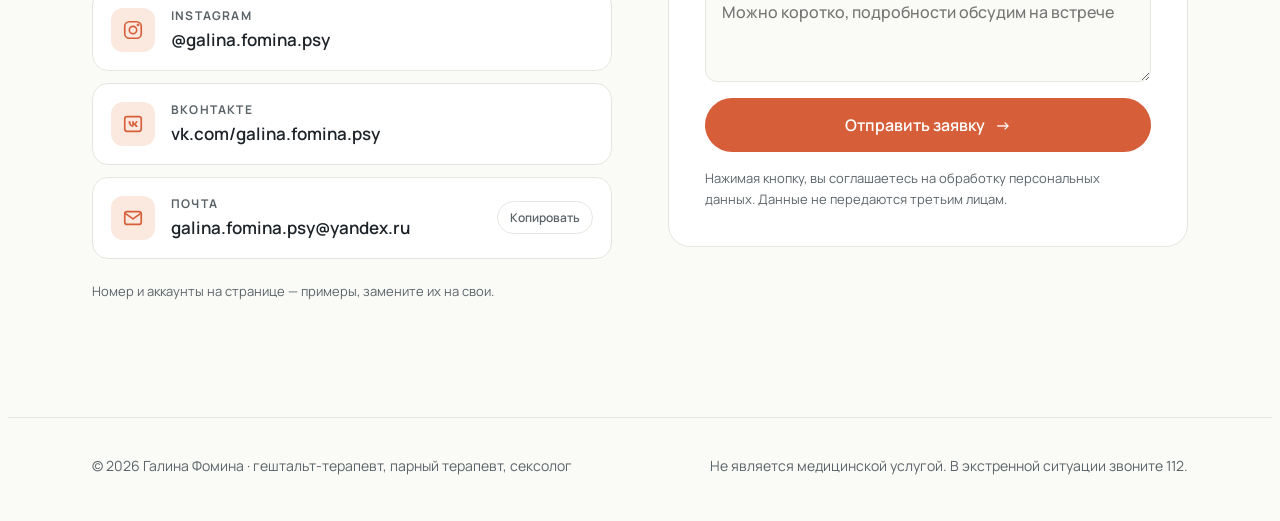
<file: galina/index.html>
<!doctype html>
<html lang="ru">
<head>
<meta charset="utf-8">
<meta name="viewport" content="width=device-width, initial-scale=1, viewport-fit=cover">
<title>Галина Фомина</title>
<meta name="claude:viewport-fit-sides" content="cover">
<meta name="description" content="Галина Фомина — гештальт-терапевт, парный терапевт, психолог, сексолог. Диагностика семейной системы, терапия пар, индивидуальная терапия онлайн.">
<link rel="preconnect" href="https://fonts.googleapis.com">
<link rel="preconnect" href="https://fonts.gstatic.com" crossorigin>
<link rel="stylesheet" href="https://fonts.googleapis.com/css2?family=Unbounded:wght@300;400;500&family=Manrope:wght@400;500;600;700&display=swap">
<style>
/* Layout: асимметричная сетка; светлая чистая база, шалфейные и глубокие зелёные плоскости, терракота только акцентами */
:root{
  --bg:#fafaf7;          /* чистый тёплый белый */
  --surface:#ffffff;
  --ink:#1d2328;         /* графит */
  --muted:#5b6469;
  --line:#e6e6e0;
  --terra:#d65f3a;       /* терракота: кнопки, акценты, полосы */
  --terra-deep:#b44a28;
  --on-terra:#ffffff;
  --soft:#eaf0eb;        /* светлый шалфей */
  --band:#1f3f3a;        /* глубокий изумрудно-зелёный */
  --band-ink:#f3f7f4;
  --blush:#fbe8df;       /* пудровый для мелких вставок */
  --display:"Unbounded","Arial Black",system-ui,sans-serif;
  --body:"Manrope","Segoe UI",system-ui,-apple-system,sans-serif;
  --r:22px;
}
@media (prefers-color-scheme:dark){:root:not([data-theme="light"]){
  --bg:#121516;--surface:#1a1f20;--ink:#eef1ee;--muted:#a3aca8;--line:#2a3133;
  --terra:#ee7d56;--terra-deep:#f59a79;--on-terra:#121516;--soft:#1d2624;
  --band:#17312d;--band-ink:#eef5f1;--blush:#2c2220;color-scheme:dark}}
:root[data-theme="dark"]{
  --bg:#121516;--surface:#1a1f20;--ink:#eef1ee;--muted:#a3aca8;--line:#2a3133;
  --terra:#ee7d56;--terra-deep:#f59a79;--on-terra:#121516;--soft:#1d2624;
  --band:#17312d;--band-ink:#eef5f1;--blush:#2c2220;color-scheme:dark}

*{box-sizing:border-box}
html{scroll-behavior:smooth}
@media (prefers-reduced-motion:reduce){html{scroll-behavior:auto}*{transition:none!important;animation:none!important}}
body{background:var(--bg);color:var(--ink);font:400 17px/1.65 var(--body);-webkit-font-smoothing:antialiased}
body::before{content:"";position:fixed;inset:0 0 auto;height:env(safe-area-inset-top,0px);z-index:10;background:var(--bg)}
a{color:inherit}
img{max-width:100%;display:block}
.wrap{max-width:1160px;margin:0 auto;padding-left:max(16px,env(safe-area-inset-left,0px));padding-right:max(16px,env(safe-area-inset-right,0px))}
@media(min-width:720px){.wrap{padding-left:max(32px,env(safe-area-inset-left,0px));padding-right:max(32px,env(safe-area-inset-right,0px))}}
h1,h2,h3{font-family:var(--display);font-weight:400;line-height:1.12;letter-spacing:-.02em;text-wrap:balance;margin:0}
h2{font-size:clamp(28px,4.2vw,46px)}
h3{font-size:19px;font-weight:500;letter-spacing:-.01em;line-height:1.3}
p{margin:0}
.eyebrow{font:600 12px/1.2 var(--body);letter-spacing:.16em;text-transform:uppercase;color:var(--terra)}
.lead{font-size:clamp(17px,1.6vw,20px);color:var(--muted);max-width:60ch}
section{padding-block:clamp(64px,9vw,120px)}
.sec-head{display:grid;gap:16px;margin-bottom:clamp(36px,5vw,56px);max-width:760px}

/* Кнопки */
.btn{display:inline-flex;align-items:center;justify-content:center;gap:10px;min-height:54px;padding:0 28px;border-radius:999px;font:600 16px/1 var(--body);text-decoration:none;border:1.5px solid transparent;cursor:pointer;transition:transform .2s,background .2s,color .2s}
.btn:hover{transform:translateY(-2px)}
.btn:focus-visible,a:focus-visible,summary:focus-visible,input:focus-visible,select:focus-visible,textarea:focus-visible{outline:3px solid var(--terra);outline-offset:3px}
.btn-primary{background:var(--terra);color:var(--on-terra)}
.btn-primary:hover{background:var(--terra-deep)}
.btn-ghost{border-color:currentColor;color:var(--ink);background:transparent}
.btn .arr{transition:transform .2s}.btn:hover .arr{transform:translateX(4px)}

/* Шапка */
header.top{position:sticky;top:env(safe-area-inset-top,0px);z-index:20;background:color-mix(in srgb,var(--bg) 88%,transparent);backdrop-filter:blur(12px);-webkit-backdrop-filter:blur(12px);border-bottom:1px solid var(--line)}
.top .wrap{display:flex;align-items:center;justify-content:space-between;gap:20px;min-height:70px}
.logo{display:flex;align-items:center;gap:12px;text-decoration:none}
.logo img{width:40px;height:40px;border-radius:50%;object-fit:cover;object-position:50% 25%}
.logo b{font:500 15px/1.1 var(--display);letter-spacing:-.01em;display:block}
.logo small{font-size:12px;color:var(--muted)}
nav.menu{display:none;gap:26px;font-size:15px;font-weight:500}
nav.menu a{text-decoration:none;color:var(--muted)}nav.menu a:hover{color:var(--terra)}
.top .btn{min-height:44px;padding:0 20px;font-size:14px}
@media(min-width:980px){nav.menu{display:flex}}
@media(max-width:520px){.top .btn span.long{display:none}.logo small{display:none}}

/* Hero */
.hero{padding-block:clamp(40px,6vw,80px) clamp(56px,7vw,96px)}
.hero .wrap{display:grid;gap:clamp(32px,5vw,64px);align-items:center}
@media(min-width:900px){.hero .wrap{grid-template-columns:1.05fr .95fr}}
.hero-copy{display:grid;gap:26px;min-width:0}
.hero h1{font-size:clamp(34px,5.4vw,64px);font-weight:300}
.hero h1 em{font-style:normal;color:var(--terra);font-weight:400}
.hero .roles{display:flex;flex-wrap:wrap;gap:8px}
.chip{font-size:13px;font-weight:600;padding:7px 14px;border-radius:999px;background:var(--surface);border:1px solid var(--line);color:var(--ink)}
.chip:first-child{background:var(--blush);border-color:transparent}
.hero .actions{display:flex;flex-wrap:wrap;gap:12px}
.hero-facts{display:flex;flex-wrap:wrap;gap:10px 28px;font-size:14px;color:var(--muted);padding-top:6px}
.hero-facts span::before{content:"";display:inline-block;width:7px;height:7px;border-radius:50%;background:var(--terra);margin-right:9px;vertical-align:2px}
.hero-photo{position:relative;max-width:100%}
.hero-photo::before{content:"";position:absolute;inset:8% -4% -6% 12%;border-radius:200px 200px var(--r) var(--r);background:repeating-linear-gradient(90deg,var(--terra) 0 14px,var(--terra-deep) 14px 16px);opacity:.9}
.hero-photo img{position:relative;width:100%;aspect-ratio:4/3.6;object-fit:cover;object-position:45% 40%;border-radius:220px 220px var(--r) var(--r)}
.hero-note{position:absolute;left:-4%;bottom:7%;max-width:250px;background:var(--surface);border-radius:16px;padding:16px 18px;box-shadow:0 18px 40px -18px rgba(60,20,10,.35);font-size:14px;line-height:1.45}
.hero-note b{display:block;font:500 15px/1.3 var(--display);color:var(--terra);margin-bottom:4px}
@media(max-width:560px){.hero-note{position:relative;left:auto;bottom:auto;margin:-40px 16px 0;max-width:none}}

/* Боли */
.pains{background:var(--soft)}
.pain-grid{display:grid;gap:0;grid-template-columns:1fr}
@media(min-width:760px){.pain-grid{grid-template-columns:1fr 1fr}}
.pain{display:flex;gap:16px;padding:22px 4px;border-top:1px solid color-mix(in srgb,var(--ink) 12%,transparent);font-size:18px;line-height:1.45}
.pain::before{content:"“";font:400 40px/0.8 var(--display);color:var(--terra);flex:none;width:26px}
@media(min-width:760px){.pain:nth-child(odd){padding-right:32px}.pain:nth-child(even){padding-left:32px;border-left:1px solid color-mix(in srgb,var(--ink) 12%,transparent)}}
.pains .after{margin-top:40px;display:flex;flex-wrap:wrap;gap:20px;align-items:center;justify-content:space-between}
.pains .after p{font-size:19px;max-width:52ch}

/* Направления */
.dirs{display:grid;gap:18px;grid-template-columns:1fr}
@media(min-width:720px){.dirs{grid-template-columns:repeat(2,1fr)}}
.dir{background:var(--surface);border:1px solid var(--line);border-radius:var(--r);padding:30px;transition:border-color .2s,transform .2s;display:grid;gap:14px;align-content:start}
.dir:hover{border-color:var(--terra);transform:translateY(-3px)}
.dir .tag{font-size:12px;font-weight:700;letter-spacing:.12em;text-transform:uppercase;color:var(--muted)}
.dir ul{margin:0;padding:0;list-style:none;display:grid;gap:8px;color:var(--muted);font-size:15.5px}
.dir li{padding-left:20px;position:relative}
.dir li::before{content:"";position:absolute;left:0;top:.7em;width:10px;height:1.5px;background:var(--terra)}

/* Диагностика — полоса */
.band{background:var(--band);color:var(--band-ink);position:relative;overflow:hidden}
.band::after{content:"";position:absolute;right:-120px;top:-120px;width:420px;height:420px;border-radius:50%;background:var(--terra);opacity:.18;filter:blur(10px);pointer-events:none}
.band .wrap{position:relative;z-index:1;display:grid;gap:clamp(32px,5vw,64px);align-items:center}
@media(min-width:900px){.band .wrap{grid-template-columns:1.1fr .9fr}}
.band .eyebrow{color:var(--terra)}
.band h2{color:var(--band-ink)}
.band .lead{color:var(--band-ink);opacity:.88}
.band-copy{display:grid;gap:22px;min-width:0}
.gets{display:grid;gap:14px;margin:6px 0 0;padding:0;list-style:none}
.gets li{display:flex;gap:14px;align-items:flex-start;font-size:17px}
.gets li::before{content:"✓";flex:none;width:28px;height:28px;border-radius:50%;display:grid;place-items:center;font-size:14px;font-weight:700;background:var(--terra);color:var(--on-terra)}
.offer-card{background:var(--surface);color:var(--ink);position:relative;z-index:1;border-radius:var(--r);padding:32px;display:grid;gap:18px;box-shadow:0 30px 60px -30px rgba(30,8,3,.5)}
.offer-card .price{font:300 clamp(38px,5vw,52px)/1 var(--display);letter-spacing:-.03em}
.offer-card .price small{font:500 16px var(--body);color:var(--muted);letter-spacing:0}
.offer-meta{display:grid;gap:10px;font-size:15px;color:var(--muted);border-block:1px solid var(--line);padding-block:16px}
.offer-meta div{display:flex;justify-content:space-between;gap:12px}
.offer-meta b{color:var(--ink);font-weight:600;text-align:right}
.ph{border-bottom:1.5px dashed var(--terra);padding-bottom:1px}

/* Обо мне */
.about .wrap{display:grid;gap:clamp(32px,5vw,64px)}
@media(min-width:900px){.about .wrap{grid-template-columns:.9fr 1.1fr;align-items:start}}
.about-photos{display:grid;grid-template-columns:1.2fr .8fr;gap:14px;align-items:end}
.about-photos img{width:100%;border-radius:var(--r);object-fit:cover}
.about-photos .p1{aspect-ratio:3/4.2;object-position:50% 20%;grid-row:span 2}
.about-photos .p2{aspect-ratio:3/4;object-position:50% 12%}
.about-photos figcaption{font-size:13px;color:var(--muted);margin-top:8px;line-height:1.4}
.about-copy{display:grid;gap:20px;min-width:0}
.about-copy p{max-width:62ch}
.creds{display:grid;gap:0;margin-top:10px;border-top:1px solid var(--line)}
.cred{display:grid;grid-template-columns:110px 1fr;gap:16px;padding:16px 0;border-bottom:1px solid var(--line);font-size:15.5px}
.cred span{color:var(--muted);font-weight:600;font-size:13px;letter-spacing:.06em;text-transform:uppercase;padding-top:3px}

/* Свобода */
.freedom{padding-block:0}
.freedom .wrap{display:grid;gap:0;border-radius:var(--r);overflow:hidden}
.freedom-inner{display:grid;background:var(--blush);border-radius:var(--r);overflow:hidden}
@media(min-width:820px){.freedom-inner{grid-template-columns:.85fr 1.15fr}}
.freedom-inner img{width:100%;height:100%;min-height:360px;max-height:620px;object-fit:cover;object-position:50% 35%}
.freedom-text{padding:clamp(32px,5vw,64px);display:grid;gap:20px;align-content:center}
.freedom-text blockquote{margin:0;font:300 clamp(24px,3vw,34px)/1.25 var(--display);letter-spacing:-.02em}
.freedom-text blockquote b{font-weight:400;color:var(--terra)}

/* Шаги */
.steps{display:grid;gap:18px;grid-template-columns:1fr;counter-reset:s}
@media(min-width:720px){.steps{grid-template-columns:repeat(2,1fr)}}
@media(min-width:1040px){.steps{grid-template-columns:repeat(4,1fr)}}
.step{display:grid;gap:12px;align-content:start;padding-top:22px;border-top:2px solid var(--terra)}
.step .n{font:300 15px/1 var(--display);color:var(--terra)}
.step p{color:var(--muted);font-size:15.5px}

/* Цены */
.prices{background:var(--soft)}
.price-grid{display:grid;gap:18px;grid-template-columns:1fr}
@media(min-width:860px){.price-grid{grid-template-columns:repeat(3,1fr)}}
.tier{border:1px solid var(--line);border-radius:var(--r);padding:30px;display:grid;gap:16px;align-content:start;background:var(--surface)}
.tier.hot{background:var(--band);color:var(--band-ink);border-color:var(--band)}
.tier .t-top{display:flex;justify-content:space-between;align-items:center;gap:10px}
.tier .badge{font-size:12px;font-weight:700;padding:5px 10px;border-radius:999px;background:var(--terra);color:var(--on-terra)}
.tier .amount{font:300 40px/1 var(--display);letter-spacing:-.03em}
.tier .amount small{font:500 15px var(--body);opacity:.75;letter-spacing:0}
.tier p{font-size:15.5px;opacity:.85}
.tier .btn{margin-top:6px}
.tier.hot .btn-primary{background:var(--terra);color:var(--on-terra)}

.note{margin-top:22px;font-size:14px;color:var(--muted);max-width:70ch}

/* FAQ */
.faq{display:grid;gap:0;max-width:880px;border-top:1px solid var(--line)}
details{border-bottom:1px solid var(--line)}
summary{list-style:none;cursor:pointer;padding:22px 44px 22px 0;position:relative;font:500 18px/1.35 var(--body)}
summary::-webkit-details-marker{display:none}
summary::after{content:"+";position:absolute;right:4px;top:50%;transform:translateY(-50%);font:300 28px/1 var(--display);color:var(--terra);transition:transform .25s}
details[open] summary::after{transform:translateY(-50%) rotate(45deg)}
details p{padding:0 0 24px;color:var(--muted);max-width:68ch}

/* Запись и контакты */
.book .wrap{display:grid;gap:clamp(32px,5vw,56px)}
@media(min-width:900px){.book .wrap{grid-template-columns:1fr 1fr;align-items:start}}
.book-left{display:grid;gap:22px;min-width:0}
.contacts{display:grid;gap:12px;margin-top:8px}
.contact{display:flex;align-items:center;gap:16px;padding:16px 18px;background:var(--surface);border:1px solid var(--line);border-radius:16px;min-width:0}
.contact .ic{flex:none;width:44px;height:44px;border-radius:12px;display:grid;place-items:center;background:var(--blush);color:var(--terra)}
.contact .ic svg{width:22px;height:22px}
.contact .meta{min-width:0;flex:1}
.contact .meta small{display:block;font-size:12px;font-weight:700;letter-spacing:.1em;text-transform:uppercase;color:var(--muted)}
.contact .meta a,.contact .meta span{font-weight:600;font-size:17px;text-decoration:none;overflow-wrap:anywhere}
.contact .meta a:hover{color:var(--terra)}
.copy{flex:none;border:1px solid var(--line);background:transparent;color:var(--muted);border-radius:999px;padding:7px 12px;font:600 12px var(--body);cursor:pointer}
.copy:hover{color:var(--terra);border-color:var(--terra)}
.sample{font-size:13px;color:var(--muted)}
form.card{background:var(--surface);border:1px solid var(--line);border-radius:var(--r);padding:clamp(24px,4vw,36px);display:grid;gap:16px}
form.card h3{font-size:22px}
.field{display:grid;gap:6px}
.field label{font-size:13px;font-weight:700;letter-spacing:.06em;text-transform:uppercase;color:var(--muted)}
.field input,.field select,.field textarea{width:100%;font:500 16px var(--body);color:var(--ink);background:var(--bg);border:1px solid var(--line);border-radius:12px;padding:14px 16px}
.field textarea{min-height:96px;resize:vertical}
.seg{display:flex;flex-wrap:wrap;gap:8px}
.seg input{position:absolute;opacity:0;pointer-events:none}
.seg label{font-size:14px;font-weight:600;padding:10px 16px;border:1px solid var(--line);border-radius:999px;cursor:pointer;text-transform:none;letter-spacing:0;color:var(--ink)}
.seg input:checked+label{background:var(--terra);border-color:var(--terra);color:var(--on-terra)}
.seg input:focus-visible+label{outline:3px solid var(--terra);outline-offset:2px}
.fine{font-size:13px;color:var(--muted)}
.done{background:var(--soft);border-radius:14px;padding:16px;font-size:15px}

footer{border-top:1px solid var(--line);padding-block:36px;font-size:14px;color:var(--muted)}
footer .wrap{display:flex;flex-wrap:wrap;gap:12px 32px;justify-content:space-between}
</style>

</head>
<body>
<header class="top">
  <div class="wrap">
    <a class="logo" href="#top"><img src="img/avatar.jpg" alt="Галина Фомина"><div><b>Галина Фомина</b><small>гештальт · пары · сексология</small></div></a>
    <nav class="menu" aria-label="Разделы">
      <a href="#directions">С чем работаю</a>
      <a href="#diagnostics">Диагностика</a>
      <a href="#about">Обо мне</a>
      <a href="#price">Форматы</a>
      <a href="#faq">Вопросы</a>
      <a href="#contacts">Контакты</a>
    </nav>
    <a class="btn btn-primary" href="#book">Записаться <span class="long">на диагностику</span></a>
  </div>
</header>

<main id="top">
  <section class="hero">
    <div class="wrap">
      <div class="hero-copy">
        <div class="roles">
          <span class="chip">Гештальт-терапевт</span><span class="chip">Парный терапевт</span><span class="chip">Психолог</span><span class="chip">Сексолог</span>
        </div>
        <h1>«Это я? Это он? <em>Это кризис?»</em></h1>
        <p class="lead">Помогаю парам и тем, кто в отношениях, перестать гадать и увидеть, что на самом деле происходит. На первой встрече разберём вашу семейную систему, и вы уйдёте с одним конкретным шагом к пересборке.</p>
        <div class="actions">
          <a class="btn btn-primary" href="#book">Записаться на диагностику <span class="arr">→</span></a>
          <a class="btn btn-ghost" href="#diagnostics">Что будет на встрече</a>
        </div>
        <div class="hero-facts"><span>Онлайн из любой страны</span><span>Индивидуально и в паре</span><span>Конфиденциально</span></div>
      </div>
      <figure class="hero-photo" style="margin:0">
        <img src="img/hero.jpg" alt="Галина Фомина в кабинете, в белом костюме, сидит в кресле">
        <div class="hero-note"><b>Без оценок и «правильных» ответов</b>Можно говорить о близости, сексе и ссорах прямо. Здесь это нормально.</div>
      </figure>
    </div>
  </section>

  <section class="pains" aria-labelledby="pains-h">
    <div class="wrap">
      <div class="sec-head">
        <p class="eyebrow">Узнаёте себя</p>
        <h2 id="pains-h">С этим ко мне приходят чаще всего</h2>
      </div>
      <div class="pain-grid">
        <div class="pain">Мы ссоримся по одному и тому же сценарию, и я уже знаю, чем всё закончится.</div>
        <div class="pain">Живём как соседи. Вроде всё нормально, но близости давно нет.</div>
        <div class="pain">Пропало желание. Не понимаю, со мной что-то не так или с нами.</div>
        <div class="pain">Была измена. Не знаю, можно ли это пережить и остаться вместе.</div>
        <div class="pain">Хочу уйти и боюсь. Хочу остаться и тоже боюсь.</div>
        <div class="pain">В каждых новых отношениях повторяется одно и то же, как у моих родителей.</div>
      </div>
      <div class="after">
        <p>Если хотя бы одна фраза про вас, это не приговор отношениям. Это повод посмотреть на систему целиком.</p>
        <a class="btn btn-primary" href="#book">Разобрать мою ситуацию <span class="arr">→</span></a>
      </div>
    </div>
  </section>

  <section id="directions" aria-labelledby="dir-h">
    <div class="wrap">
      <div class="sec-head">
        <p class="eyebrow">Направления</p>
        <h2 id="dir-h">Четыре формата работы</h2>
        <p class="lead">Можно прийти одной или одному, можно вдвоём. Формат подберём на первой встрече.</p>
      </div>
      <div class="dirs">
        <article class="dir">
          <p class="tag">В паре</p>
          <h3>Парная терапия</h3>
          <p>Встречи для двоих, где у каждого есть голос. Учимся спорить без разрушения и слышать друг друга.</p>
          <ul><li>повторяющиеся конфликты</li><li>кризис после рождения ребёнка</li><li>измена и восстановление доверия</li><li>решение остаться или расстаться бережно</li></ul>
        </article>
        <article class="dir">
          <p class="tag">Деликатно</p>
          <h3>Консультация сексолога</h3>
          <p>Разговор о сексуальности без стыда и неловкости. Индивидуально или вместе с партнёром.</p>
          <ul><li>снижение или разница в желании</li><li>напряжение и страх в близости</li><li>сложно говорить о своих желаниях</li><li>сексуальность после родов и кризисов</li></ul>
        </article>
        <article class="dir">
          <p class="tag">Лично</p>
          <h3>Индивидуальная гештальт-терапия</h3>
          <p>Работа с тем, что происходит с вами здесь и сейчас: чувства, тело, способы быть в отношениях.</p>
          <ul><li>тревога и эмоциональное выгорание</li><li>границы и созависимость</li><li>повторяющиеся сценарии в отношениях</li><li>расставание и жизнь после него</li></ul>
        </article>
        <article class="dir">
          <p class="tag">Начать отсюда</p>
          <h3>Диагностика семейной системы</h3>
          <p>Одна встреча, после которой понятно, что происходит, где точка напряжения и с чего начать.</p>
          <ul><li>карта отношений и ролей</li><li>сценарии из родительской семьи</li><li>один конкретный шаг на ближайшие недели</li></ul>
        </article>
      </div>
    </div>
  </section>

  <section id="diagnostics" class="band" aria-labelledby="diag-h">
    <div class="wrap">
      <div class="band-copy">
        <p class="eyebrow">Первый шаг</p>
        <h2 id="diag-h">Диагностика семейной системы</h2>
        <p class="lead">Вы перестанете гадать «это я, это он или это кризис» и увидите картину целиком. Без обязательств продолжать терапию.</p>
        <ul class="gets">
          <li>Разберём, как устроена ваша пара или семья: роли, правила, напряжение.</li>
          <li>Найдём сценарии, которые пришли из родительских семей.</li>
          <li>Получите один конкретный шаг по пересборке отношений.</li>
          <li>Поймёте, какой формат дальше подходит: личная терапия, парная или сексология.</li>
        </ul>
      </div>
      <div class="offer-card">
        <p class="eyebrow">Диагностика</p>
        <p class="price">80 <small>минут</small></p>
        <div class="offer-meta">
          <div>Формат<b>онлайн, Zoom или Telegram</b></div>
          <div>Можно прийти<b>одной, одному или вдвоём</b></div>
          <div>После встречи<b>шаг и рекомендации</b></div>
        </div>
        <a class="btn btn-primary" href="#book">Записаться на диагностику <span class="arr">→</span></a>
        <p class="fine">Ответ в течение дня. Подберём удобное время с учётом часового пояса.</p>
      </div>
    </div>
  </section>

  <section id="about" class="about" aria-labelledby="about-h">
    <div class="wrap">
      <div class="about-photos">
        <img class="p1" src="img/portrait.jpg" alt="Портрет Галины Фоминой в розовом жакете">
        <figure style="margin:0">
          <img class="p2" src="img/moto.jpg" alt="Галина Фомина рядом со своим мотоциклом">
          <figcaption>Вне кабинета — дорога и мотоцикл</figcaption>
        </figure>
      </div>
      <div class="about-copy">
        <p class="eyebrow">Обо мне</p>
        <h2 id="about-h">Меня зовут Галина Фомина</h2>
        <p class="lead">Я гештальт-терапевт, парный терапевт и сексолог. Работаю с отношениями во всех их слоях: от бытовых ссор до близости и сексуальности.</p>
        <p>Мне важно, чтобы в кабинете можно было говорить прямо. О злости на партнёра, о том, что пропало желание, о мыслях развестись. Я не встаю ни на чью сторону в паре и не даю готовых рецептов. Мы вместе смотрим, как устроены ваши отношения и что в них можно поменять.</p>
        <p>В жизни я люблю скорость и свободу: езжу на мотоцикле и знаю, что настоящий выбор всегда немного страшный. Это помогает мне быть рядом с людьми, которые стоят на развилке.</p>
        <div class="creds">
          <div class="cred"><span>Метод</span><div>Гештальт-терапия, системный взгляд на семью и пару</div></div>
          <div class="cred"><span>Образование</span><div class="ph">Вуз и специальность, год</div></div>
          <div class="cred"><span>Подготовка</span><div class="ph">Институт гештальта, ступени, сертификат</div></div>
          <div class="cred"><span>Сексология</span><div class="ph">Программа подготовки по сексологии</div></div>
          <div class="cred"><span>Практика</span><div><span class="ph">N лет</span>, регулярная супервизия и личная терапия</div></div>
        </div>
      </div>
    </div>
  </section>

  <section class="freedom" aria-label="Подход">
    <div class="wrap">
      <div class="freedom-inner">
        <img src="img/svoboda.jpg" alt="Галина Фомина у большой надписи «Свобода» на фоне неба">
        <div class="freedom-text">
          <p class="eyebrow">Во что я верю</p>
          <blockquote>Цель терапии не в том, чтобы сохранить отношения любой ценой. А в том, чтобы у вас появилась <b>свобода выбирать.</b></blockquote>
          <p>Остаться и строить иначе. Или уйти бережно и без войны. Решение остаётся за вами, я помогаю увидеть его ясно.</p>
        </div>
      </div>
    </div>
  </section>

  <section aria-labelledby="steps-h">
    <div class="wrap">
      <div class="sec-head">
        <p class="eyebrow">Как проходит работа</p>
        <h2 id="steps-h">От заявки до изменений</h2>
      </div>
      <div class="steps">
        <div class="step"><p class="n">01</p><h3>Заявка</h3><p>Пишете в Telegram или заполняете форму. Пары нескольких слов о ситуации достаточно.</p></div>
        <div class="step"><p class="n">02</p><h3>Диагностика</h3><p>Первая встреча 80 минут. Разбираем систему, вы получаете первый конкретный шаг.</p></div>
        <div class="step"><p class="n">03</p><h3>План</h3><p>Решаем вместе, нужна ли дальше работа и в каком формате, как часто встречаться.</p></div>
        <div class="step"><p class="n">04</p><h3>Регулярные встречи</h3><p>Обычно раз в неделю. Изменения в отношениях становятся заметны уже через несколько недель.</p></div>
      </div>
    </div>
  </section>

  <section id="price" class="prices" aria-labelledby="price-h">
    <div class="wrap">
      <div class="sec-head">
        <p class="eyebrow">Форматы встреч</p>
        <h2 id="price-h">Выберите, с чего начать</h2>
        <p class="lead">Стоимость назову в ответ на заявку, вместе с удобным временем.</p>
      </div>
      <div class="price-grid">
        <div class="tier">
          <div class="t-top"><h3>Индивидуальная сессия</h3></div>
          <p class="amount">55 <small>минут</small></p>
          <p>Гештальт-терапия или консультация сексолога для одного человека.</p>
          <a class="btn btn-ghost" href="#book">Записаться</a>
        </div>
        <div class="tier hot">
          <div class="t-top"><h3>Диагностика</h3><span class="badge">С чего начать</span></div>
          <p class="amount">80 <small>минут</small></p>
          <p>Разбор семейной системы и один конкретный шаг. Можно одной или вдвоём.</p>
          <a class="btn btn-primary" href="#book">Записаться на диагностику</a>
        </div>
        <div class="tier">
          <div class="t-top"><h3>Сессия для пары</h3></div>
          <p class="amount">80 <small>минут</small></p>
          <p>Парная терапия или совместная консультация сексолога.</p>
          <a class="btn btn-ghost" href="#book">Записаться</a>
        </div>
      </div>
      <p class="note">Перенести встречу можно не позднее чем за 24 часа.</p>
    </div>
  </section>

  <section id="faq" aria-labelledby="faq-h">
    <div class="wrap">
      <div class="sec-head">
        <p class="eyebrow">Вопросы</p>
        <h2 id="faq-h">Частые вопросы</h2>
      </div>
      <div class="faq">
        <details open><summary>Партнёр не хочет идти к психологу. Есть ли смысл прийти одной?</summary><p>Да. Когда меняется один человек в системе, меняется и вся система. Многие пары начинают с индивидуальной работы одного партнёра, а второй присоединяется позже.</p></details>
        <details><summary>Мне неловко говорить о сексе. Как это будет?</summary><p>Это нормальное чувство, с него часто всё и начинается. Мы идём в вашем темпе, и вы сами решаете, о чём и насколько подробно говорить.</p></details>
        <details><summary>Вы будете на чьей-то стороне в паре?</summary><p>Нет. В парной терапии мой клиент — ваши отношения. Я слежу, чтобы у каждого было место и голос.</p></details>
        <details><summary>Это конфиденциально?</summary><p>Да. Всё, что звучит на встречах, остаётся между нами. Супервизия проходит анонимно, без имён и деталей, по которым можно узнать человека.</p></details>
        <details><summary>Сколько нужно встреч?</summary><p>Иногда достаточно диагностики и нескольких консультаций. Глубинные изменения в отношениях обычно требуют от 10 встреч. Точнее скажу после первой встречи.</p></details>
        <details><summary>Как проходят онлайн-сессии?</summary><p>По видеосвязи в Zoom или Telegram. Нужен стабильный интернет и место, где вас никто не услышит. Работаю с клиентами в разных часовых поясах.</p></details>
      </div>
    </div>
  </section>

  <section id="book" class="book" aria-labelledby="book-h">
    <div class="wrap">
      <div class="book-left" id="contacts">
        <p class="eyebrow">Запись и контакты</p>
        <h2 id="book-h">Давайте сделаем первый шаг</h2>
        <p class="lead">Напишите в удобный мессенджер или оставьте заявку. Отвечу в течение дня и предложу время.</p>
        <div class="contacts">
          <div class="contact">
            <div class="ic" aria-hidden="true"><svg viewBox="0 0 24 24" fill="none" stroke="currentColor" stroke-width="1.8" stroke-linecap="round" stroke-linejoin="round"><path d="M22 16.9v3a2 2 0 0 1-2.2 2 19.8 19.8 0 0 1-8.6-3.1 19.5 19.5 0 0 1-6-6A19.8 19.8 0 0 1 2.1 4.2 2 2 0 0 1 4.1 2h3a2 2 0 0 1 2 1.7c.1 1 .4 1.9.7 2.8a2 2 0 0 1-.5 2.1L8 9.9a16 16 0 0 0 6 6l1.3-1.3a2 2 0 0 1 2.1-.4c.9.3 1.8.6 2.8.7a2 2 0 0 1 1.7 2z"/></svg></div>
            <div class="meta"><small>Телефон, WhatsApp</small><span id="c-phone">+7 (916) 123-45-67</span></div>
            <button class="copy" type="button" data-copy="c-phone">Копировать</button>
          </div>
          <div class="contact">
            <div class="ic" aria-hidden="true"><svg viewBox="0 0 24 24" fill="none" stroke="currentColor" stroke-width="1.8" stroke-linecap="round" stroke-linejoin="round"><path d="M21.5 4.5 2.8 11.7c-1 .4-1 1.8 0 2.1l4.7 1.5 1.8 5.6c.3.9 1.4 1.1 2 .4l2.6-2.7 4.9 3.6c.8.6 2 .1 2.2-.9L23.9 6c.3-1.1-.9-2-2.4-1.5zM9 15.5l9-7.3"/></svg></div>
            <div class="meta"><small>Telegram</small><a href="https://t.me/galina_fomina_psy" target="_blank" rel="noopener">@galina_fomina_psy</a></div>
          </div>
          <div class="contact">
            <div class="ic" aria-hidden="true"><svg viewBox="0 0 24 24" fill="none" stroke="currentColor" stroke-width="1.8" stroke-linecap="round" stroke-linejoin="round"><rect x="3" y="3" width="18" height="18" rx="5"/><circle cx="12" cy="12" r="4"/><circle cx="17.5" cy="6.5" r=".6" fill="currentColor"/></svg></div>
            <div class="meta"><small>Instagram</small><a href="https://instagram.com/galina.fomina.psy" target="_blank" rel="noopener">@galina.fomina.psy</a></div>
          </div>
          <div class="contact">
            <div class="ic" aria-hidden="true"><svg viewBox="0 0 24 24" fill="none" stroke="currentColor" stroke-width="1.8" stroke-linecap="round" stroke-linejoin="round"><path d="M3 6.5C3 5 4 4 5.5 4h13C20 4 21 5 21 6.5v11c0 1.5-1 2.5-2.5 2.5h-13C4 20 3 19 3 17.5z"/><path d="M7 9c.3 4 2.3 6 5.5 6.3V13c1.3.2 2.3 1.2 2.7 2.3h2C16.8 13.6 15.6 12.5 15 12c.8-.5 1.8-1.6 2.1-3h-1.9c-.4 1.3-1.4 2.3-2.2 2.5V9h-1.9v4.4C10 13 9.4 11.2 9.3 9z" fill="currentColor" stroke="none"/></svg></div>
            <div class="meta"><small>ВКонтакте</small><a href="https://vk.com/galina.fomina.psy" target="_blank" rel="noopener">vk.com/galina.fomina.psy</a></div>
          </div>
          <div class="contact">
            <div class="ic" aria-hidden="true"><svg viewBox="0 0 24 24" fill="none" stroke="currentColor" stroke-width="1.8" stroke-linecap="round" stroke-linejoin="round"><rect x="3" y="5" width="18" height="14" rx="2.5"/><path d="m3.5 7 8.5 6 8.5-6"/></svg></div>
            <div class="meta"><small>Почта</small><span id="c-mail">galina.fomina.psy@yandex.ru</span></div>
            <button class="copy" type="button" data-copy="c-mail">Копировать</button>
          </div>
        </div>
        <p class="sample">Номер и аккаунты на странице — примеры, замените их на свои.</p>
      </div>

      <form class="card" id="book-form" novalidate>
        <h3>Заявка на первую встречу</h3>
        <div class="field">
          <label for="f-name">Как к вам обращаться</label>
          <input id="f-name" name="name" type="text" autocomplete="given-name" placeholder="Анна" required>
        </div>
        <div class="field">
          <label for="f-contact">Telegram или телефон</label>
          <input id="f-contact" name="contact" type="text" placeholder="@username или +7 900 000-00-00" required>
        </div>
        <div class="field">
          <label id="f-format-l">Что вас интересует</label>
          <div class="seg" role="radiogroup" aria-labelledby="f-format-l">
            <input type="radio" name="format" id="fm1" value="Диагностика" checked><label for="fm1">Диагностика</label>
            <input type="radio" name="format" id="fm2" value="Парная терапия"><label for="fm2">Для пары</label>
            <input type="radio" name="format" id="fm3" value="Сексолог"><label for="fm3">Сексолог</label>
            <input type="radio" name="format" id="fm4" value="Личная терапия"><label for="fm4">Личная терапия</label>
          </div>
        </div>
        <div class="field">
          <label for="f-msg">Пара слов о ситуации (необязательно)</label>
          <textarea id="f-msg" name="msg" placeholder="Можно коротко, подробности обсудим на встрече"></textarea>
        </div>
        <button class="btn btn-primary" type="submit">Отправить заявку <span class="arr">→</span></button>
        <p class="fine">Нажимая кнопку, вы соглашаетесь на обработку персональных данных. Данные не передаются третьим лицам.</p>
        <div class="done" id="f-done" hidden role="status"></div>
      </form>
    </div>
  </section>
</main>

<footer>
  <div class="wrap">
    <span>© 2026 Галина Фомина · гештальт-терапевт, парный терапевт, сексолог</span>
    <span>Не является медицинской услугой. В экстренной ситуации звоните 112.</span>
  </div>
</footer>

<script>
document.querySelectorAll('.copy').forEach(function(b){
  b.addEventListener('click',function(){
    var el=document.getElementById(b.dataset.copy), t=el.textContent.trim();
    function sel(){var r=document.createRange();r.selectNodeContents(el);var s=getSelection();s.removeAllRanges();s.addRange(r);b.textContent='Выделено';}
    try{navigator.clipboard.writeText(t).then(function(){b.textContent='Скопировано';setTimeout(function(){b.textContent='Копировать'},1800)},sel)}catch(e){sel()}
  });
});
var form=document.getElementById('book-form'), done=document.getElementById('f-done');
form.addEventListener('submit',function(e){
  e.preventDefault();
  var name=form.name.value.trim(), contact=form.contact.value.trim();
  if(!name||!contact){done.hidden=false;done.textContent='Укажите имя и контакт для связи, чтобы я могла ответить.';(name?form.contact:form.name).focus();return}
  var fmt=form.querySelector('input[name=format]:checked').value;
  done.hidden=false;
  done.textContent='Спасибо, '+name+'! Заявка на «'+fmt+'» принята. Я свяжусь с вами по контакту '+contact+' в течение дня.';
});
</script>

</body>
</html>
</file>
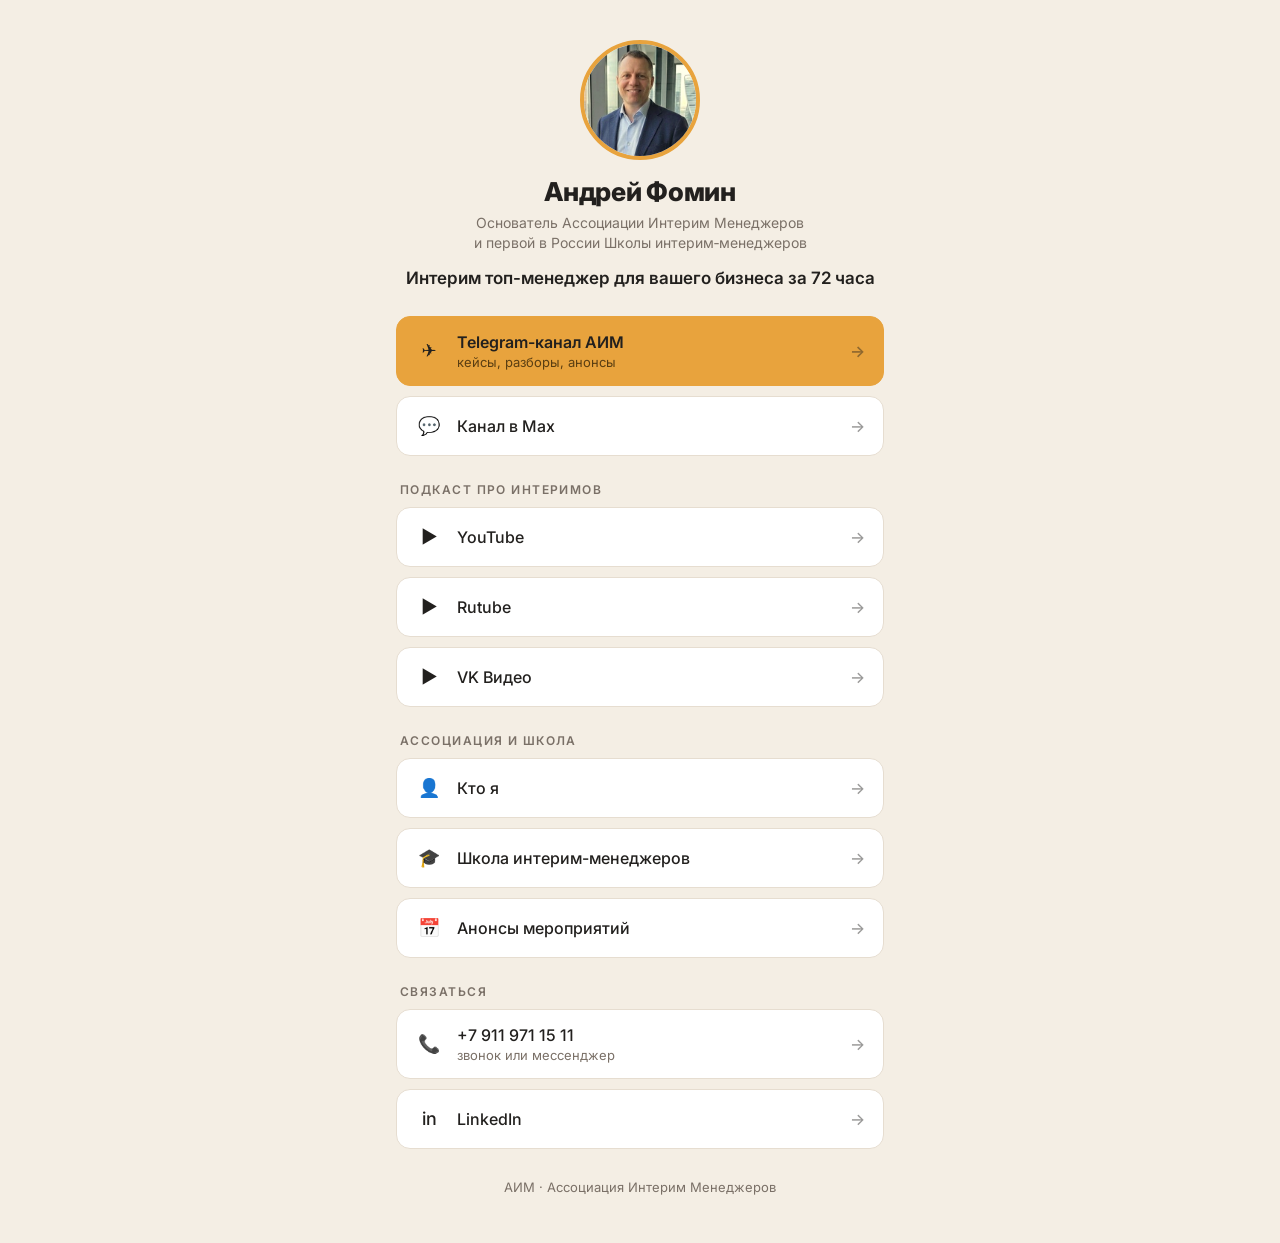
<file: links/index.html>
<!doctype html>
<html lang="ru">
<head>
<meta charset="utf-8">
<meta name="viewport" content="width=device-width, initial-scale=1">
<title>Андрей Фомин — интерим-менеджмент</title>
<meta name="description" content="Интерим топ-менеджер для вашего бизнеса за 72 часа. Основатель Ассоциации Интерим Менеджеров и первой в России Школы интерим-менеджеров.">
<meta property="og:title" content="Андрей Фомин — интерим-менеджмент">
<meta property="og:description" content="Интерим топ-менеджер для вашего бизнеса за 72 часа">
<meta property="og:image" content="https://aiminterims.github.io/aiminterims/links/avatar.jpg">
<link rel="preconnect" href="https://fonts.googleapis.com">
<link rel="stylesheet" href="https://fonts.googleapis.com/css2?family=Inter:wght@400;500;600;800&display=swap">
<style>
  :root{--bg:#F4EEE4;--card:#FFFFFF;--ink:#22201E;--mute:#7A7067;--acc:#E8A33D;--acc-ink:#22201E;--line:#E6DDD0}
  @media (prefers-color-scheme: dark){:root{--bg:#1E1C1A;--card:#2A2724;--ink:#F4EEE4;--mute:#B3A898;--line:#3A3632}}
  *{box-sizing:border-box;margin:0;padding:0}
  body{background:var(--bg);color:var(--ink);font-family:Inter,system-ui,-apple-system,sans-serif;-webkit-font-smoothing:antialiased}
  main{max-width:520px;margin:0 auto;padding:40px 16px 48px}
  header{text-align:center;margin-bottom:28px}
  .av{width:120px;height:120px;border-radius:50%;object-fit:cover;border:4px solid var(--acc);display:block;margin:0 auto 16px}
  h1{font-size:26px;font-weight:800;letter-spacing:-.01em}
  .role{font-size:14px;color:var(--mute);margin-top:6px;line-height:1.45}
  .offer{margin-top:14px;font-size:17px;font-weight:600}
  h2{font-size:12px;font-weight:600;letter-spacing:.12em;text-transform:uppercase;color:var(--mute);margin:26px 4px 10px}
  a.btn{display:flex;align-items:center;gap:14px;background:var(--card);color:var(--ink);text-decoration:none;border:1px solid var(--line);border-radius:14px;padding:15px 18px;margin-bottom:10px;font-size:16px;font-weight:500;transition:transform .12s ease,border-color .12s ease}
  a.btn:hover{transform:translateY(-1px);border-color:var(--acc)}
  a.btn.main{background:var(--acc);color:var(--acc-ink);border-color:var(--acc);font-weight:600}
  .ic{width:28px;height:28px;flex:0 0 28px;display:grid;place-items:center;font-size:18px}
  .sub{display:block;font-size:13px;font-weight:400;color:var(--mute);margin-top:2px}
  a.btn.main .sub{color:#5A3E12}
  .arrow{margin-left:auto;opacity:.45}
  footer{text-align:center;color:var(--mute);font-size:13px;margin-top:30px}
</style>
</head>
<body>
<main>
  <header>
    <img class="av" src="avatar.jpg" alt="Андрей Фомин">
    <h1>Андрей Фомин</h1>
    <p class="role">Основатель Ассоциации Интерим Менеджеров<br>и первой в России Школы интерим&#8209;менеджеров</p>
    <p class="offer">Интерим топ-менеджер для вашего бизнеса за 72 часа</p>
  </header>

  <a class="btn main" href="https://t.me/aim_interims"><span class="ic">✈️</span><span>Telegram-канал АИМ<span class="sub">кейсы, разборы, анонсы</span></span><span class="arrow">→</span></a>
  <a class="btn" href="https://max.ru/channel_aim_interims"><span class="ic">💬</span><span>Канал в Max</span><span class="arrow">→</span></a>

  <h2>Подкаст про интеримов</h2>
  <a class="btn" href="https://youtu.be/ZNSFPjgcCBs"><span class="ic">▶️</span><span>YouTube</span><span class="arrow">→</span></a>
  <a class="btn" href="https://rutube.ru/video/private/4b2b84d3427e3bc18fac58affd53b25e/?p=vMKmtp6Yi03R6RzknP6b0w"><span class="ic">▶️</span><span>Rutube</span><span class="arrow">→</span></a>
  <a class="btn" href="https://vkvideo.ru/video-237350174_456239163"><span class="ic">▶️</span><span>VK Видео</span><span class="arrow">→</span></a>

  <h2>Ассоциация и Школа</h2>
  <a class="btn" href="https://t.me/aim_interims/16"><span class="ic">👤</span><span>Кто я</span><span class="arrow">→</span></a>
  <a class="btn" href="https://t.me/+H4Kn3ESpS2ZmNDVi"><span class="ic">🎓</span><span>Школа интерим-менеджеров</span><span class="arrow">→</span></a>
  <a class="btn" href="https://t.me/aim_interims/89"><span class="ic">📅</span><span>Анонсы мероприятий</span><span class="arrow">→</span></a>

  <h2>Связаться</h2>
  <a class="btn" href="tel:+79119711511"><span class="ic">📞</span><span>+7 911 971 15 11<span class="sub">звонок или мессенджер</span></span><span class="arrow">→</span></a>
  <a class="btn" href="https://www.linkedin.com/in/andrewfomin"><span class="ic">in</span><span>LinkedIn</span><span class="arrow">→</span></a>

  <footer>АИМ · Ассоциация Интерим Менеджеров</footer>
</main>
</body>
</html>
</file>
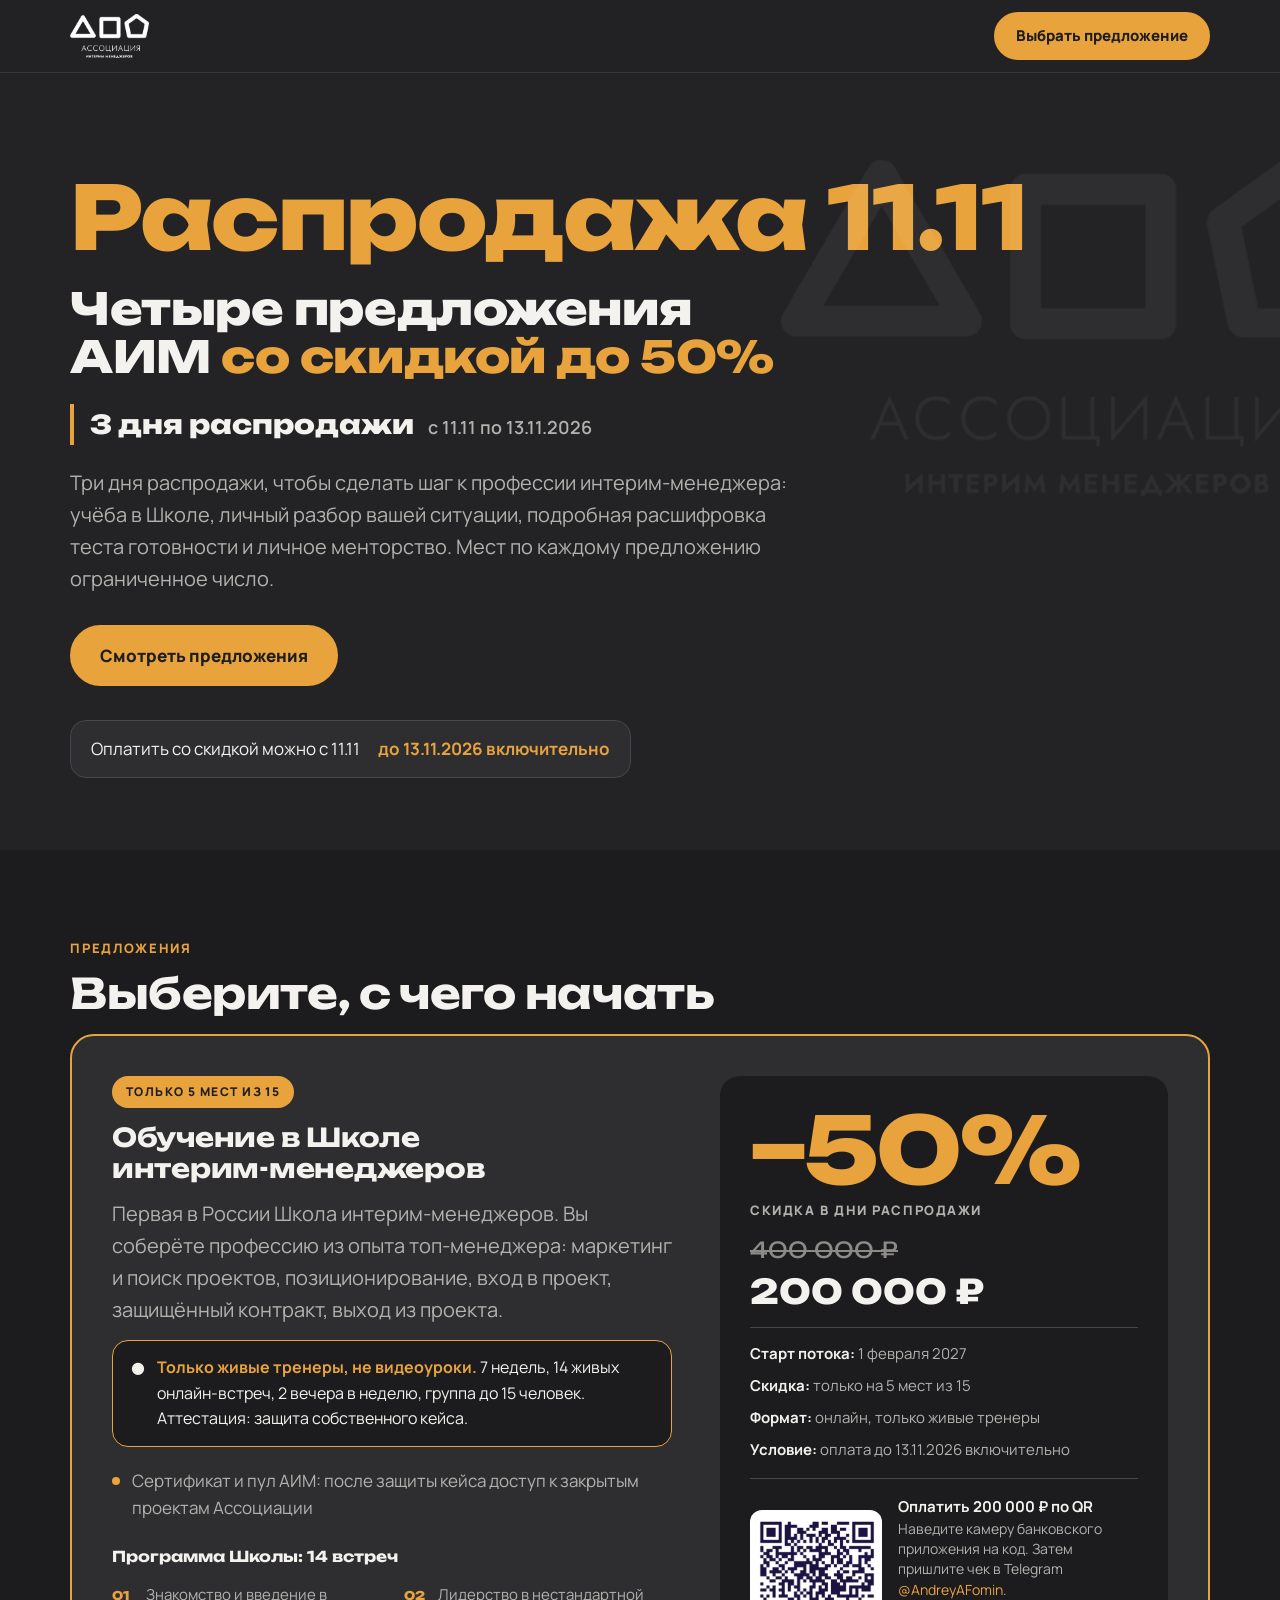
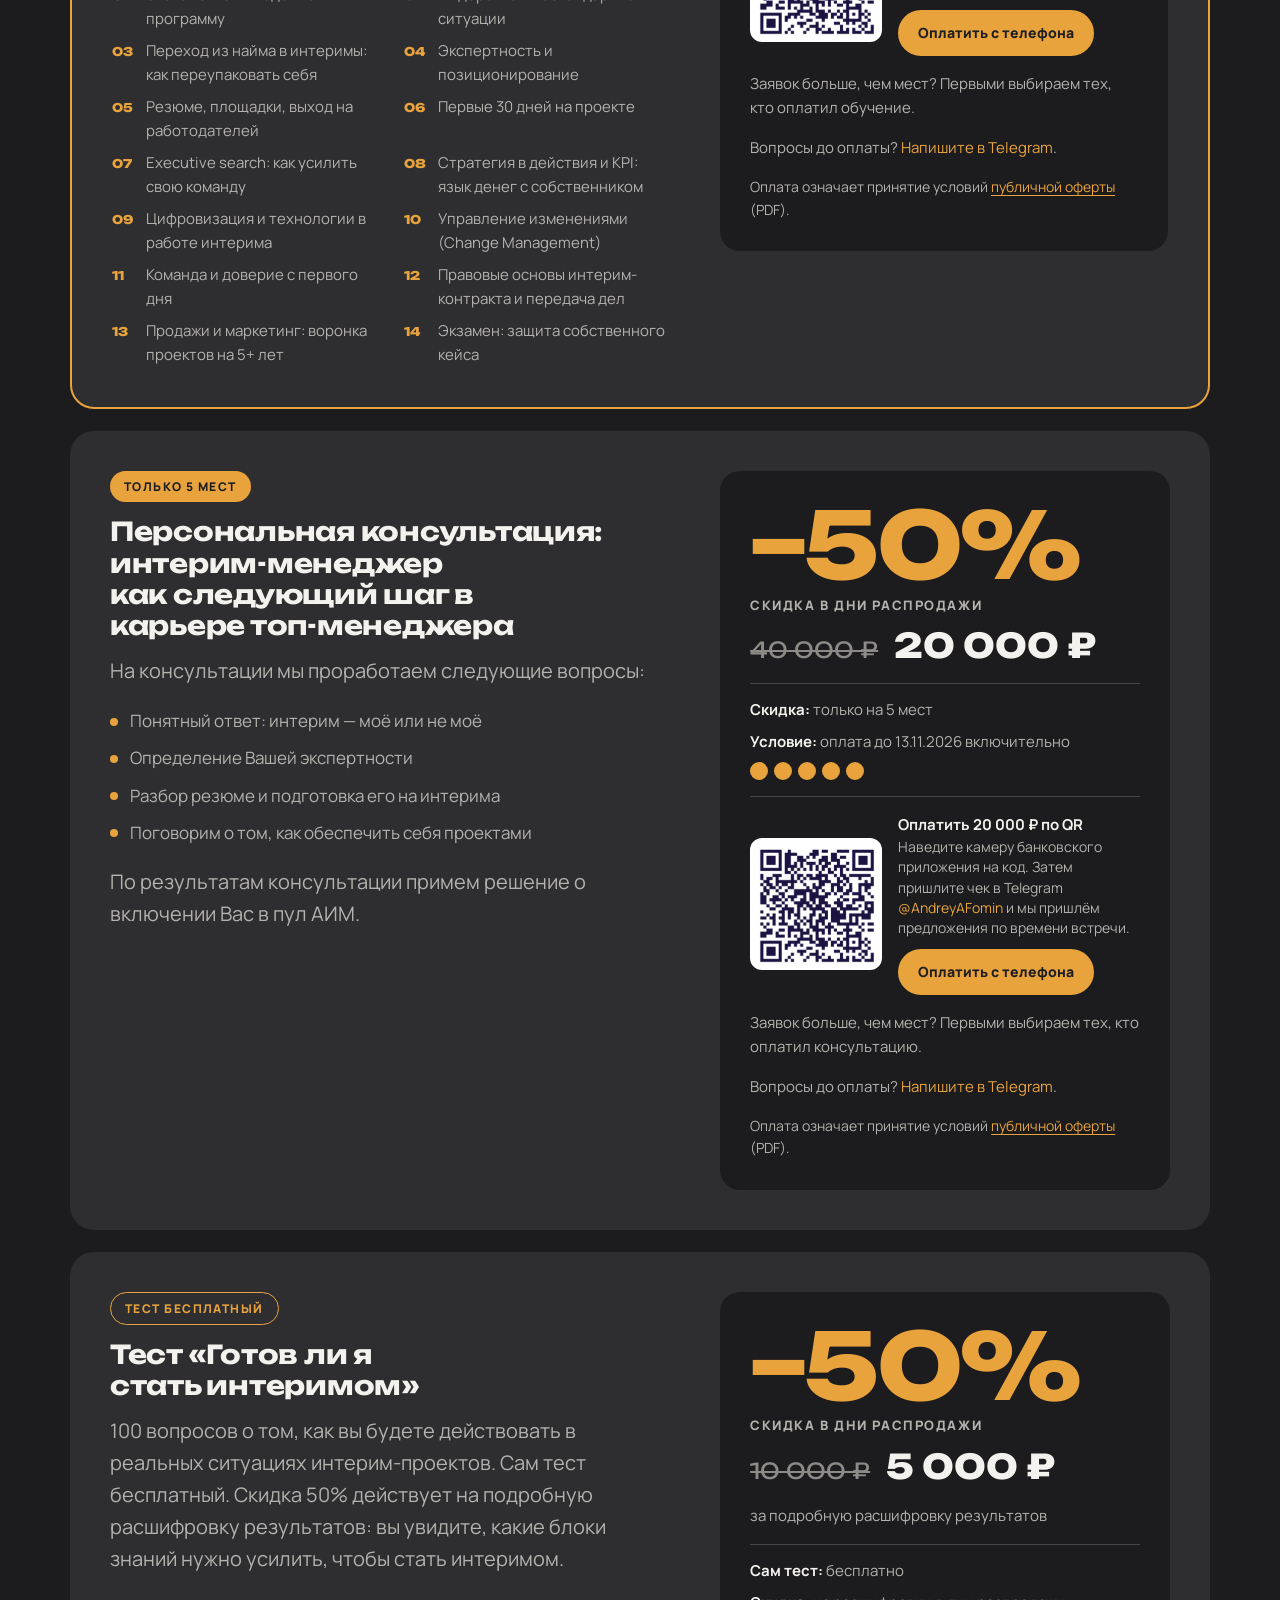
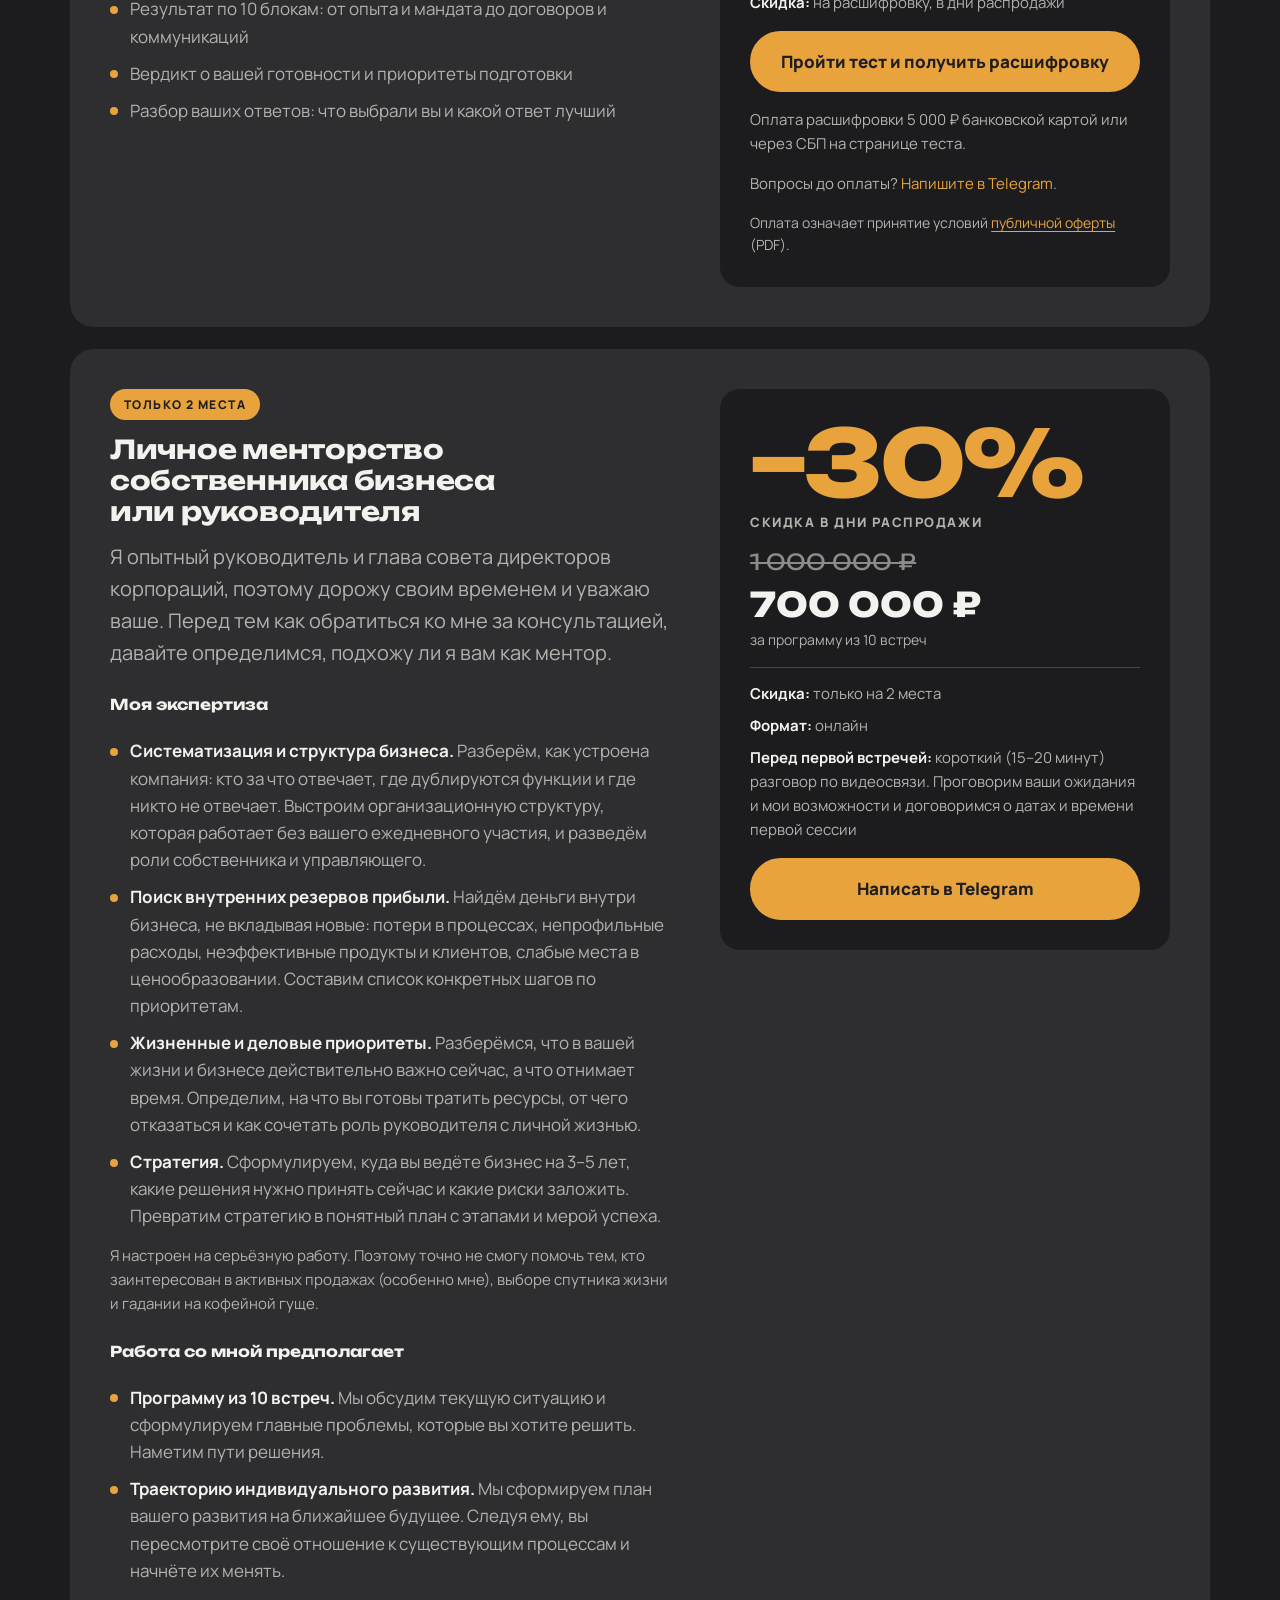
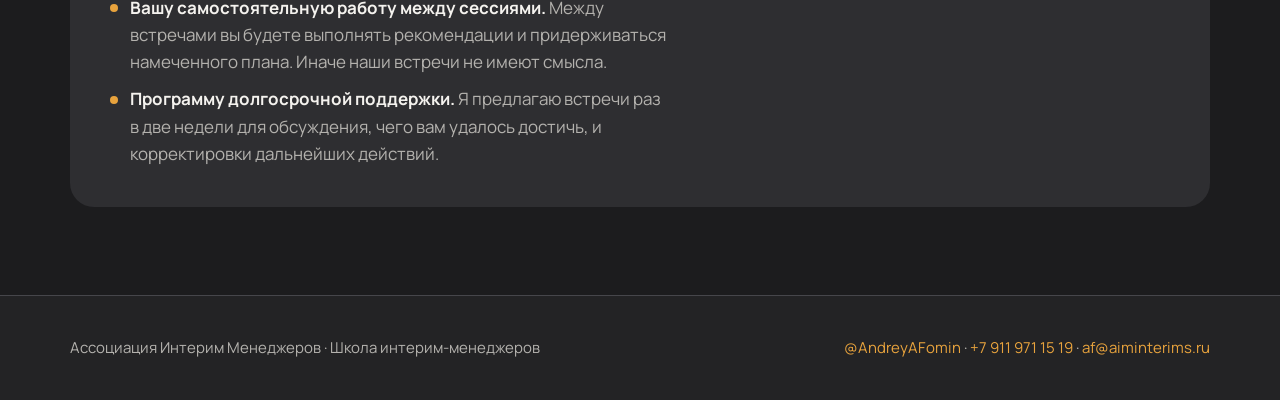
<file: aim/sale-1111/index.html>
<!doctype html>
<html lang="ru">
<head>
<meta charset="utf-8">
<meta name="viewport" content="width=device-width, initial-scale=1">
<meta name="robots" content="noindex,nofollow">
<title>Распродажа 11.11 в АИМ — скидка 50% на Школу интерим-менеджеров, консультацию и расшифровку теста</title>
<meta name="description" content="3 дня распродажи, с 11.11 по 13.11.2026: скидка 50% на Школу интерим-менеджеров (200 000 ₽ вместо 400 000 ₽, 5 мест из 15, живые тренеры), консультацию (20 000 ₽ вместо 40 000 ₽) и расшифровку теста (5 000 ₽ вместо 10 000 ₽).">
<link rel="icon" href="../assets/logo.png">
<link rel="preconnect" href="https://fonts.googleapis.com">
<link rel="preconnect" href="https://fonts.gstatic.com" crossorigin>
<link rel="stylesheet" href="https://fonts.googleapis.com/css2?family=Unbounded:wght@600;800&family=Manrope:wght@400;500;700;800&display=swap">
<style>
:root{--bg:#232325;--bg2:#1C1C1E;--surface:#2E2E31;--surface2:#38383C;--line:#46464B;--fg:#F4F2EE;--muted:#B4B2AE;--dim:#8D8B87;--accent:#E8A33D;--accent-ink:#1E1E20;--display:"Unbounded","Arial Black",system-ui,sans-serif;--body:"Manrope","Segoe UI",system-ui,sans-serif;color-scheme:dark}
*{box-sizing:border-box}
html{scroll-behavior:smooth}
body{margin:0;background:var(--bg);color:var(--fg);font-family:var(--body);font-size:17px;line-height:1.6;-webkit-font-smoothing:antialiased}
img{max-width:100%;display:block}
a{color:var(--accent);text-decoration:none}
.wrap{max-width:1180px;margin:0 auto;padding-inline:max(20px,env(safe-area-inset-left,0px))}
h1,h2,h3{font-family:var(--display);margin:0;line-height:1.1;letter-spacing:-.01em;text-wrap:balance}
h2{font-size:clamp(26px,4vw,42px);margin:12px 0 18px}
h3{font-size:clamp(20px,2.4vw,26px);line-height:1.2}
p{margin:0}
.eyebrow{font-size:13px;font-weight:800;letter-spacing:.14em;text-transform:uppercase;color:var(--accent)}
.lead{font-size:clamp(17px,1.8vw,20px);color:var(--muted);max-width:62ch}
.small{font-size:15px;color:var(--muted)}
section{padding-block:clamp(48px,7vw,88px)}
.alt{background:var(--bg2)}
.btn{display:inline-flex;align-items:center;justify-content:center;gap:10px;background:var(--accent);color:var(--accent-ink);font-weight:800;font-size:17px;border-radius:999px;padding:15px 28px;border:2px solid var(--accent);transition:transform .15s,filter .15s;cursor:pointer;text-align:center}
.btn:hover{filter:brightness(1.07);transform:translateY(-1px)}
.btn.ghost{background:transparent;color:var(--fg);border-color:var(--line)}
.btn.ghost:hover{border-color:var(--fg)}
.btn:focus-visible,a:focus-visible{outline:3px solid var(--fg);outline-offset:3px}
header{position:sticky;top:0;z-index:20;background:rgba(35,35,37,.92);backdrop-filter:blur(10px);border-bottom:1px solid rgba(70,70,75,.6)}
.nav{display:flex;align-items:center;justify-content:space-between;gap:20px;height:72px}
.nav img{height:44px;width:auto}
.nav .btn{padding:10px 20px;font-size:15px}
.hero{position:relative;overflow:hidden;padding-block:clamp(48px,8vw,100px) clamp(40px,6vw,72px)}
.hero::after{content:"";position:absolute;right:-120px;top:-60px;width:620px;height:620px;background:url(../assets/logo.png) no-repeat center/contain;opacity:.05;pointer-events:none}
.hero .eyebrow{font-family:var(--display);font-size:clamp(34px,7vw,88px);font-weight:800;line-height:1.02;letter-spacing:-.02em;text-transform:none;color:var(--accent);max-width:14ch;text-wrap:balance}
.hero h1{font-size:clamp(24px,3.6vw,44px);font-weight:800;max-width:24ch;margin-top:22px}
.days{display:inline-flex;flex-wrap:wrap;align-items:baseline;gap:6px 14px;margin-top:22px;border-left:4px solid var(--accent);padding-left:16px;font-family:var(--display);font-weight:800;font-size:clamp(18px,2.4vw,26px)}
.days span{font-family:var(--body);font-weight:600;font-size:clamp(15px,1.6vw,18px);color:var(--muted)}
.hero h1 em{font-style:normal;color:var(--accent)}
.hero .lead{margin:22px 0 30px}
.cta-row{display:flex;flex-wrap:wrap;gap:14px}
.deadline{display:inline-flex;flex-wrap:wrap;gap:10px 18px;align-items:center;margin-top:34px;background:var(--surface);border:1px solid var(--line);border-radius:16px;padding:14px 20px}
.deadline b{color:var(--accent)}
.offers{display:grid;gap:22px}
.offer{background:var(--surface);border-radius:24px;padding:clamp(24px,3.4vw,40px);display:grid;grid-template-columns:minmax(0,1.25fr) minmax(0,1fr);gap:clamp(20px,4vw,48px);min-width:0;position:relative}
.offer.main{border:2px solid var(--accent)}
.offer-head{display:flex;flex-direction:column;gap:14px;min-width:0}
.tag{align-self:flex-start;font-size:12px;font-weight:800;letter-spacing:.12em;text-transform:uppercase;background:var(--accent);color:var(--accent-ink);border-radius:999px;padding:6px 14px}
.tag.o{background:transparent;color:var(--accent);border:1px solid var(--accent)}
.offer ul{margin:6px 0 0;padding:0;list-style:none;display:grid;gap:10px}
.offer li{display:flex;gap:12px;color:var(--muted)}
.offer li::before{content:"";flex:none;width:8px;height:8px;border-radius:50%;background:var(--accent);margin-top:.62em}
.buy{background:var(--bg2);border-radius:20px;padding:clamp(20px,2.6vw,30px);display:flex;flex-direction:column;gap:16px;min-width:0;align-self:start}
.pricebox{display:flex;align-items:baseline;flex-wrap:wrap;gap:6px 16px}
.old{font-family:var(--display);font-size:clamp(18px,2vw,22px);color:var(--dim);text-decoration:line-through;text-decoration-thickness:2px}
.big{font-family:var(--display);font-weight:800;font-size:clamp(56px,8vw,92px);line-height:.95;color:var(--accent);letter-spacing:-.03em}
.big small{display:block;font-family:var(--body);font-size:13px;font-weight:800;text-transform:uppercase;color:var(--muted);margin-top:10px;letter-spacing:.12em}
.new{font-family:var(--display);font-weight:800;font-size:clamp(24px,3vw,34px);color:var(--fg);line-height:1.1;white-space:nowrap}
.pricebox small{flex-basis:100%;font-size:14px;color:var(--muted)}
.facts{display:grid;gap:8px;font-size:15px;color:var(--muted);border-top:1px solid var(--line);padding-top:14px}
.facts b{color:var(--fg)}
.seats{display:flex;gap:6px;flex-wrap:wrap}
.seat{width:18px;height:18px;border-radius:50%;border:2px solid var(--line)}
.seat.on{background:var(--accent);border-color:var(--accent)}
.live{display:flex;gap:12px;align-items:flex-start;background:var(--bg2);border:1px solid var(--accent);border-radius:16px;padding:14px 18px;color:var(--fg);font-size:16px}
.live b{color:var(--accent)}
.prog{margin:0;padding:0;list-style:none;counter-reset:m;display:grid;gap:8px;font-size:15px}
.prog li{counter-increment:m;color:var(--muted);align-items:baseline}
.prog li::before{content:counter(m,decimal-leading-zero);width:auto;height:auto;border-radius:0;background:none;margin:0;color:var(--accent);font-family:var(--display);font-size:12px;font-weight:800;flex:none;min-width:22px}
.prog-h{font-family:var(--display);font-size:15px;margin:10px 0 0}
@media(min-width:1000px){.prog{grid-template-columns:repeat(2,minmax(0,1fr));gap:8px 24px}.prog li{min-width:0}}
.oferta{font-size:14px;color:var(--muted)}
.oferta a{text-decoration:underline;text-underline-offset:3px}
.pay{display:grid;grid-template-columns:132px minmax(0,1fr);gap:16px;align-items:center;border-top:1px solid var(--line);padding-top:16px}
.pay img{width:132px;height:132px;background:#fff;padding:6px;border-radius:12px}
.pay b{display:block;font-size:15px}
.pay p{font-size:14px;color:var(--muted);line-height:1.45}
.pay .btn{padding:10px 18px;font-size:14px;margin-top:10px}
@media(max-width:420px){.pay{grid-template-columns:minmax(0,1fr);justify-items:start}}
.rules{display:grid;grid-template-columns:repeat(3,minmax(0,1fr));gap:18px}
.card{background:var(--surface);border-radius:20px;padding:26px;min-width:0}
.card .n{font-family:var(--display);color:var(--accent);font-size:40px;line-height:1;margin-bottom:12px}
.final{background:var(--accent);color:var(--accent-ink);border-radius:24px;padding:clamp(28px,4vw,48px);display:flex;flex-wrap:wrap;gap:22px;align-items:center;justify-content:space-between}
.final h2{margin:0;font-size:clamp(24px,3.4vw,36px)}
.final .btn{background:var(--accent-ink);color:var(--fg);border-color:var(--accent-ink)}
footer{padding-block:40px;border-top:1px solid var(--line)}
.foot{display:flex;flex-wrap:wrap;gap:16px 40px;justify-content:space-between;align-items:center}
@media(max-width:860px){.offer{grid-template-columns:minmax(0,1fr)}.rules{grid-template-columns:minmax(0,1fr)}}
@media(prefers-reduced-motion:reduce){*{transition:none!important;scroll-behavior:auto!important}}
</style>
</head>
<body>
<header>
  <div class="wrap nav">
    <a href="../" aria-label="На главную"><img src="../assets/logo.png" alt="Ассоциация Интерим Менеджеров"></a>
    <a class="btn" href="#offers">Выбрать предложение</a>
  </div>
</header>
<main>
<section class="hero">
  <div class="wrap">
    <div class="eyebrow">Распродажа 11.11</div>
    <h1>Четыре предложения АИМ <em>со скидкой до 50%</em></h1>
    <div class="days">3 дня распродажи <span>с 11.11 по 13.11.2026</span></div>
    <p class="lead" style="margin-top:22px">Три дня распродажи, чтобы сделать шаг к профессии интерим-менеджера: учёба в Школе, личный разбор вашей ситуации, подробная расшифровка теста готовности и личное менторство. Мест по каждому предложению ограниченное число.</p>
    <div class="cta-row">
      <a class="btn" href="#offers">Смотреть предложения</a>
    </div>
    <div class="deadline"><span>Оплатить со скидкой можно с 11.11</span><b>до 13.11.2026 включительно</b></div>
  </div>
</section>

<section class="alt" id="offers">
  <div class="wrap">
    <div class="eyebrow">Предложения</div>
    <h2>Выберите, с чего начать</h2>
    <div class="offers">

      <article class="offer main" id="school">
        <div class="offer-head">
          <span class="tag">Только 5 мест из 15</span>
          <h3>Обучение в Школе интерим-менеджеров</h3>
          <p class="lead">Первая в России Школа интерим-менеджеров. Вы соберёте профессию из опыта топ-менеджера: маркетинг и поиск проектов, позиционирование, вход в проект, защищённый контракт, выход из проекта.</p>
          <div class="live"><span aria-hidden="true">●</span><p><b>Только живые тренеры, не видеоуроки.</b> 7 недель, 14 живых онлайн-встреч, 2 вечера в неделю, группа до 15 человек. Аттестация: защита собственного кейса.</p></div>
          <ul>
            <li>Сертификат и пул АИМ: после защиты кейса доступ к закрытым проектам Ассоциации</li>
          </ul>
          <h4 class="prog-h">Программа Школы: 14 встреч</h4>
          <ol class="prog" style="padding:0;list-style:none">
            <li>Знакомство и введение в программу</li>
            <li>Лидерство в нестандартной ситуации</li>
            <li>Переход из найма в интеримы: как переупаковать себя</li>
            <li>Экспертность и позиционирование</li>
            <li>Резюме, площадки, выход на работодателей</li>
            <li>Первые 30 дней на проекте</li>
            <li>Executive search: как усилить свою команду</li>
            <li>Стратегия в действия и KPI: язык денег с собственником</li>
            <li>Цифровизация и технологии в работе интерима</li>
            <li>Управление изменениями (Change Management)</li>
            <li>Команда и доверие с первого дня</li>
            <li>Правовые основы интерим-контракта и передача дел</li>
            <li>Продажи и маркетинг: воронка проектов на 5+ лет</li>
            <li>Экзамен: защита собственного кейса</li>
          </ol>
        </div>
        <div class="buy">
          <div class="big">−50%<small>скидка в дни распродажи</small></div>
          <div class="pricebox"><span class="old">400 000 ₽</span><span class="new">200 000 ₽</span></div>
          <div class="facts">
            <p><b>Старт потока:</b> 1 февраля 2027</p>
            <p><b>Скидка:</b> только на 5 мест из 15</p>
            <p><b>Формат:</b> онлайн, только живые тренеры</p>
            <p><b>Условие:</b> оплата до 13.11.2026 включительно</p>
          </div>
          <div class="pay">
            <img src="assets/qr-pay.png" alt="QR-код для оплаты через СБП" width="132" height="132">
            <div><b>Оплатить 200 000 ₽ по QR</b><p>Наведите камеру банковского приложения на код. Затем пришлите чек в Telegram <a href="https://t.me/AndreyAFomin" target="_blank" rel="noopener">@AndreyAFomin</a>.</p><a class="btn" href="https://qr.nspk.ru/BS1A003C3TJ5BHME8COANC2E58GCIDL2" target="_blank" rel="noopener">Оплатить с телефона</a></div>
          </div>
          <p class="small">Заявок больше, чем мест? Первыми выбираем тех, кто оплатил обучение.</p>
          <p class="small">Вопросы до оплаты? <a href="https://t.me/AndreyAFomin" target="_blank" rel="noopener">Напишите в Telegram</a>.</p>
          <p class="oferta">Оплата означает принятие условий <a href="https://aim-interims.ru/oferta.pdf" target="_blank" rel="noopener">публичной оферты</a> (PDF).</p>
        </div>
      </article>

      <article class="offer" id="consult">
        <div class="offer-head">
          <span class="tag">Только 5 мест</span>
          <h3>Персональная консультация: интерим-менеджер как следующий шаг в карьере топ-менеджера</h3>
          <p class="lead">На консультации мы проработаем следующие вопросы:</p>
          <ul>
            <li>Понятный ответ: интерим — моё или не моё</li>
            <li>Определение Вашей экспертности</li>
            <li>Разбор резюме и подготовка его на интерима</li>
            <li>Поговорим о том, как обеспечить себя проектами</li>
          </ul>
          <p class="lead" style="margin-top:6px">По результатам консультации примем решение о включении Вас в пул АИМ.</p>
        </div>
        <div class="buy">
          <div class="big">−50%<small>скидка в дни распродажи</small></div>
          <div class="pricebox"><span class="old">40 000 ₽</span><span class="new">20 000 ₽</span></div>
          <div class="facts">
            <p><b>Скидка:</b> только на 5 мест</p>
            <p><b>Условие:</b> оплата до 13.11.2026 включительно</p>
            <div class="seats" role="img" aria-label="Со скидкой 5 мест"><i class="seat on"></i><i class="seat on"></i><i class="seat on"></i><i class="seat on"></i><i class="seat on"></i></div>
          </div>
          <div class="pay">
            <img src="assets/qr-pay.png" alt="QR-код для оплаты через СБП" width="132" height="132">
            <div><b>Оплатить 20 000 ₽ по QR</b><p>Наведите камеру банковского приложения на код. Затем пришлите чек в Telegram <a href="https://t.me/AndreyAFomin" target="_blank" rel="noopener">@AndreyAFomin</a> и мы пришлём предложения по времени встречи.</p><a class="btn" href="https://qr.nspk.ru/BS1A003C3TJ5BHME8COANC2E58GCIDL2" target="_blank" rel="noopener">Оплатить с телефона</a></div>
          </div>
          <p class="small">Заявок больше, чем мест? Первыми выбираем тех, кто оплатил консультацию.</p>
          <p class="small">Вопросы до оплаты? <a href="https://t.me/AndreyAFomin" target="_blank" rel="noopener">Напишите в Telegram</a>.</p>
          <p class="oferta">Оплата означает принятие условий <a href="https://aim-interims.ru/oferta.pdf" target="_blank" rel="noopener">публичной оферты</a> (PDF).</p>
        </div>
      </article>

      <article class="offer" id="test">
        <div class="offer-head">
          <span class="tag o">Тест бесплатный</span>
          <h3>Тест «Готов ли я стать интеримом»</h3>
          <p class="lead">100 вопросов о том, как вы будете действовать в реальных ситуациях интерим-проектов. Сам тест бесплатный. Скидка 50% действует на подробную расшифровку результатов: вы увидите, какие блоки знаний нужно усилить, чтобы стать интеримом.</p>
          <ul>
            <li>Результат по 10 блокам: от опыта и мандата до договоров и коммуникаций</li>
            <li>Вердикт о вашей готовности и приоритеты подготовки</li>
            <li>Разбор ваших ответов: что выбрали вы и какой ответ лучший</li>
          </ul>
        </div>
        <div class="buy">
          <div class="big">−50%<small>скидка в дни распродажи</small></div>
          <div class="pricebox"><span class="old">10 000 ₽</span><span class="new">5 000 ₽</span></div>
          <p class="small">за подробную расшифровку результатов</p>
          <div class="facts">
            <p><b>Сам тест:</b> бесплатно</p>
            <p><b>Скидка:</b> на расшифровку, в дни распродажи</p>
          </div>
          <a class="btn" href="https://aim-interims.ru/test" target="_blank" rel="noopener">Пройти тест и получить расшифровку</a>
          <p class="small">Оплата расшифровки 5 000 ₽ банковской картой или через СБП на странице теста.</p>
          <p class="small">Вопросы до оплаты? <a href="https://t.me/AndreyAFomin" target="_blank" rel="noopener">Напишите в Telegram</a>.</p>
          <p class="oferta">Оплата означает принятие условий <a href="https://aim-interims.ru/oferta.pdf" target="_blank" rel="noopener">публичной оферты</a> (PDF).</p>
        </div>
      </article>


      <article class="offer" id="mentor">
        <div class="offer-head">
          <span class="tag">Только 2 места</span>
          <h3>Личное менторство собственника бизнеса или руководителя</h3>
          <p class="lead">Я опытный руководитель и глава совета директоров корпораций, поэтому дорожу своим временем и уважаю ваше. Перед тем как обратиться ко мне за консультацией, давайте определимся, подхожу ли я вам как ментор.</p>
          <h4 class="prog-h">Моя экспертиза</h4>
          <ul>
            <li><span><b style="color:var(--fg)">Систематизация и структура бизнеса.</b> Разберём, как устроена компания: кто за что отвечает, где дублируются функции и где никто не отвечает. Выстроим организационную структуру, которая работает без вашего ежедневного участия, и разведём роли собственника и управляющего.</span></li>
            <li><span><b style="color:var(--fg)">Поиск внутренних резервов прибыли.</b> Найдём деньги внутри бизнеса, не вкладывая новые: потери в процессах, непрофильные расходы, неэффективные продукты и клиентов, слабые места в ценообразовании. Составим список конкретных шагов по приоритетам.</span></li>
            <li><span><b style="color:var(--fg)">Жизненные и деловые приоритеты.</b> Разберёмся, что в вашей жизни и бизнесе действительно важно сейчас, а что отнимает время. Определим, на что вы готовы тратить ресурсы, от чего отказаться и как сочетать роль руководителя с личной жизнью.</span></li>
            <li><span><b style="color:var(--fg)">Стратегия.</b> Сформулируем, куда вы ведёте бизнес на 3–5 лет, какие решения нужно принять сейчас и какие риски заложить. Превратим стратегию в понятный план с этапами и мерой успеха.</span></li>
          </ul>
          <p class="small">Я настроен на серьёзную работу. Поэтому точно не смогу помочь тем, кто заинтересован в активных продажах (особенно мне), выборе спутника жизни и гадании на кофейной гуще.</p>
          <h4 class="prog-h">Работа со мной предполагает</h4>
          <ul>
            <li><span><b style="color:var(--fg)">Программу из 10 встреч.</b> Мы обсудим текущую ситуацию и сформулируем главные проблемы, которые вы хотите решить. Наметим пути решения.</span></li>
            <li><span><b style="color:var(--fg)">Траекторию индивидуального развития.</b> Мы сформируем план вашего развития на ближайшее будущее. Следуя ему, вы пересмотрите своё отношение к существующим процессам и начнёте их менять.</span></li>
            <li><span><b style="color:var(--fg)">Вашу самостоятельную работу между сессиями.</b> Между встречами вы будете выполнять рекомендации и придерживаться намеченного плана. Иначе наши встречи не имеют смысла.</span></li>
            <li><span><b style="color:var(--fg)">Программу долгосрочной поддержки.</b> Я предлагаю встречи раз в две недели для обсуждения, чего вам удалось достичь, и корректировки дальнейших действий.</span></li>
          </ul>
        </div>
        <div class="buy">
          <div class="big">−30%<small>скидка в дни распродажи</small></div>
          <div class="pricebox"><span class="old">1 000 000 ₽</span><span class="new">700 000 ₽</span><small>за программу из 10 встреч</small></div>
          <div class="facts">
            <p><b>Скидка:</b> только на 2 места</p>
            <p><b>Формат:</b> онлайн</p>
            <p><b>Перед первой встречей:</b> короткий (15–20 минут) разговор по видеосвязи. Проговорим ваши ожидания и мои возможности и договоримся о датах и времени первой сессии</p>
          </div>
          <a class="btn" href="https://t.me/AndreyAFomin" target="_blank" rel="noopener">Написать в Telegram</a>
        </div>
      </article>

    </div>
  </div>
</section>

</main>
<footer>
  <div class="wrap foot">
    <p class="small">Ассоциация Интерим Менеджеров · Школа интерим-менеджеров</p>
    <p class="small"><a href="https://t.me/AndreyAFomin">@AndreyAFomin</a> · <a href="tel:+79119711519">+7 911 971 15 19</a> · <a href="mailto:af@aiminterims.ru">af@aiminterims.ru</a></p>
  </div>
</footer>
</body>
</html>
</file>
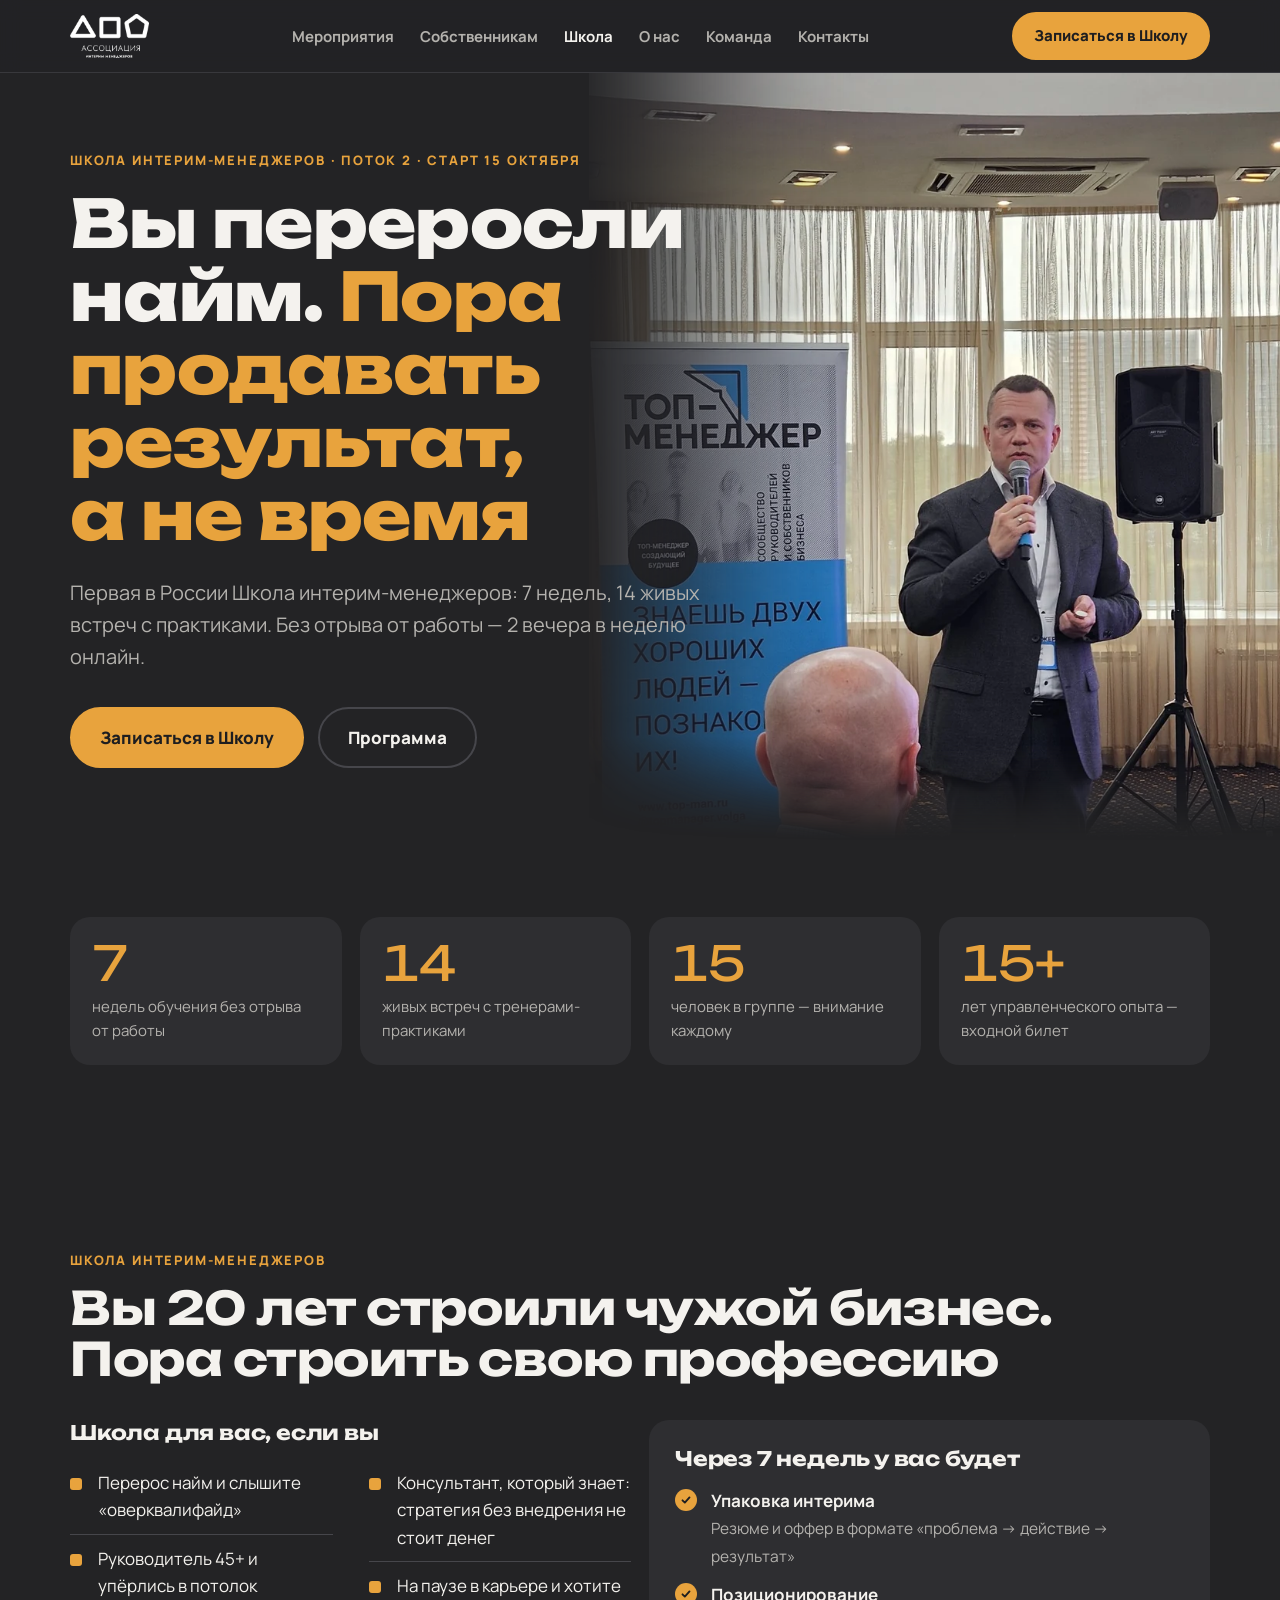
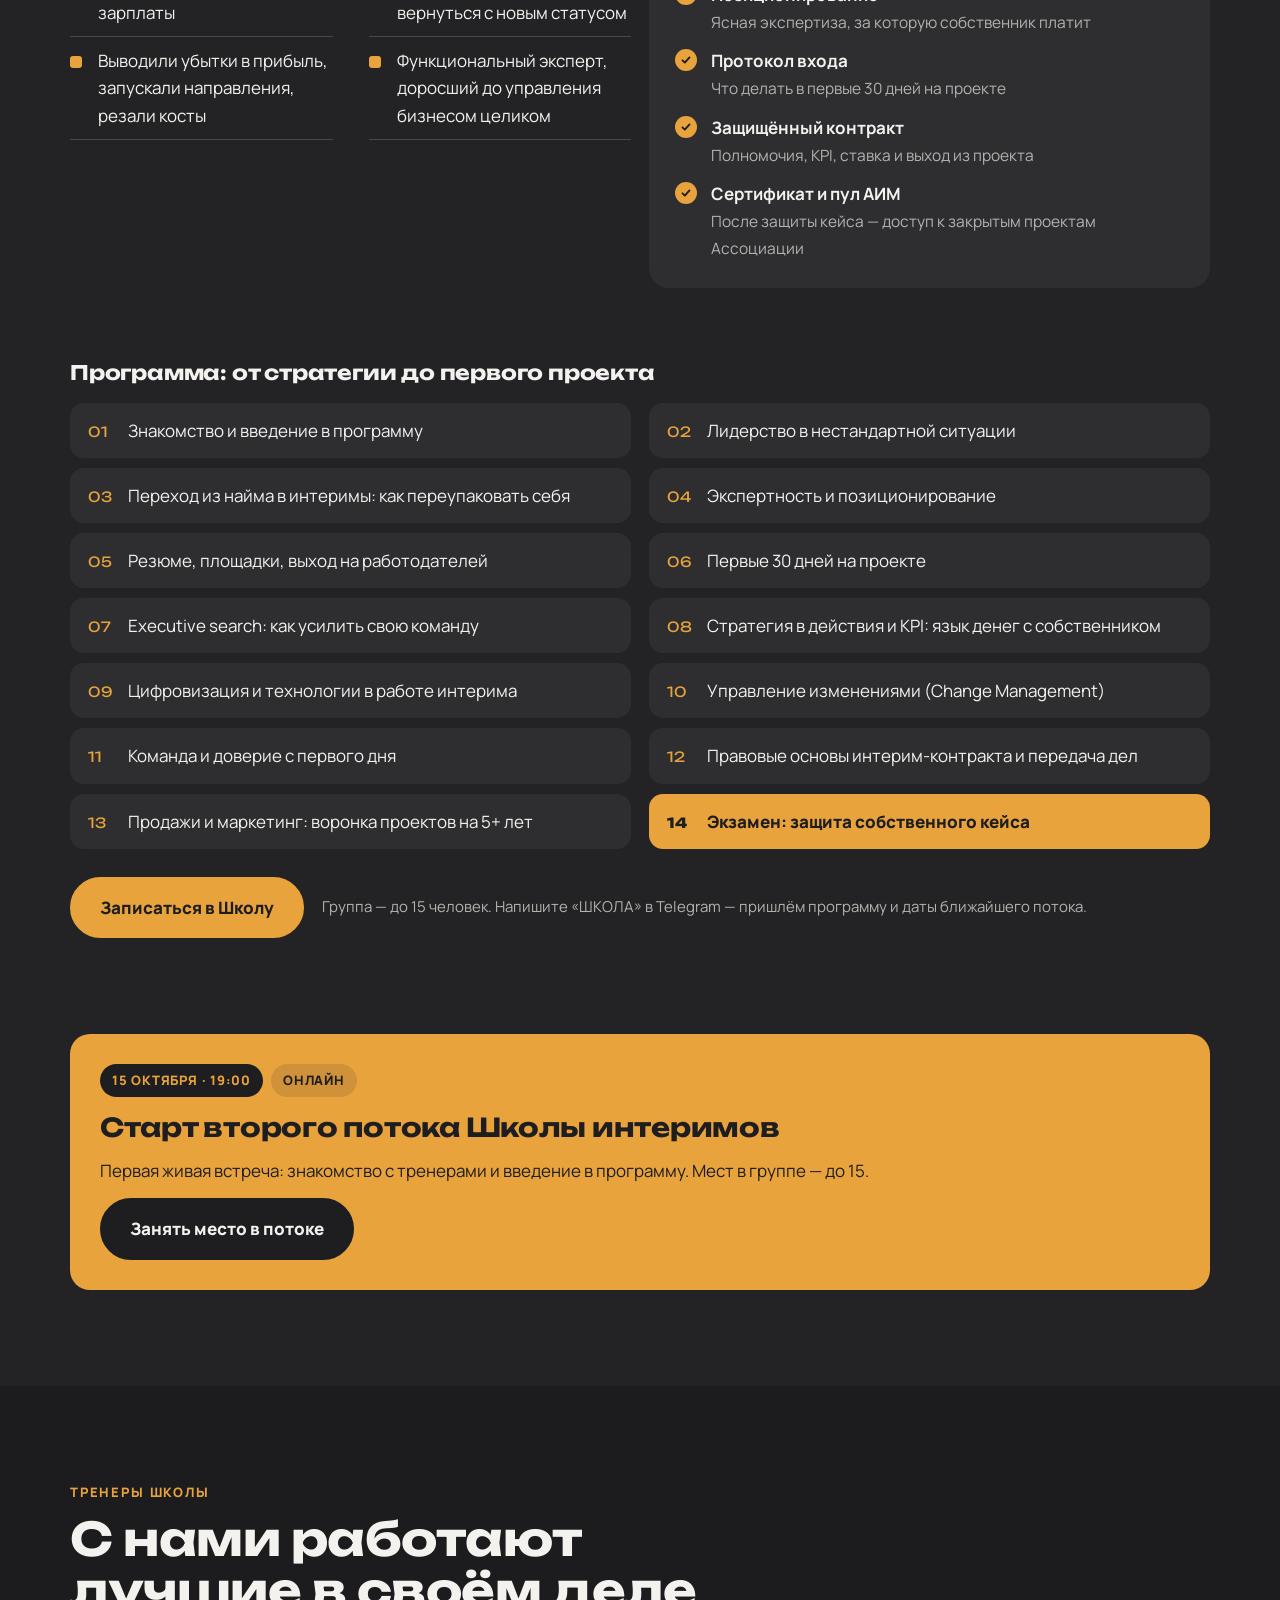
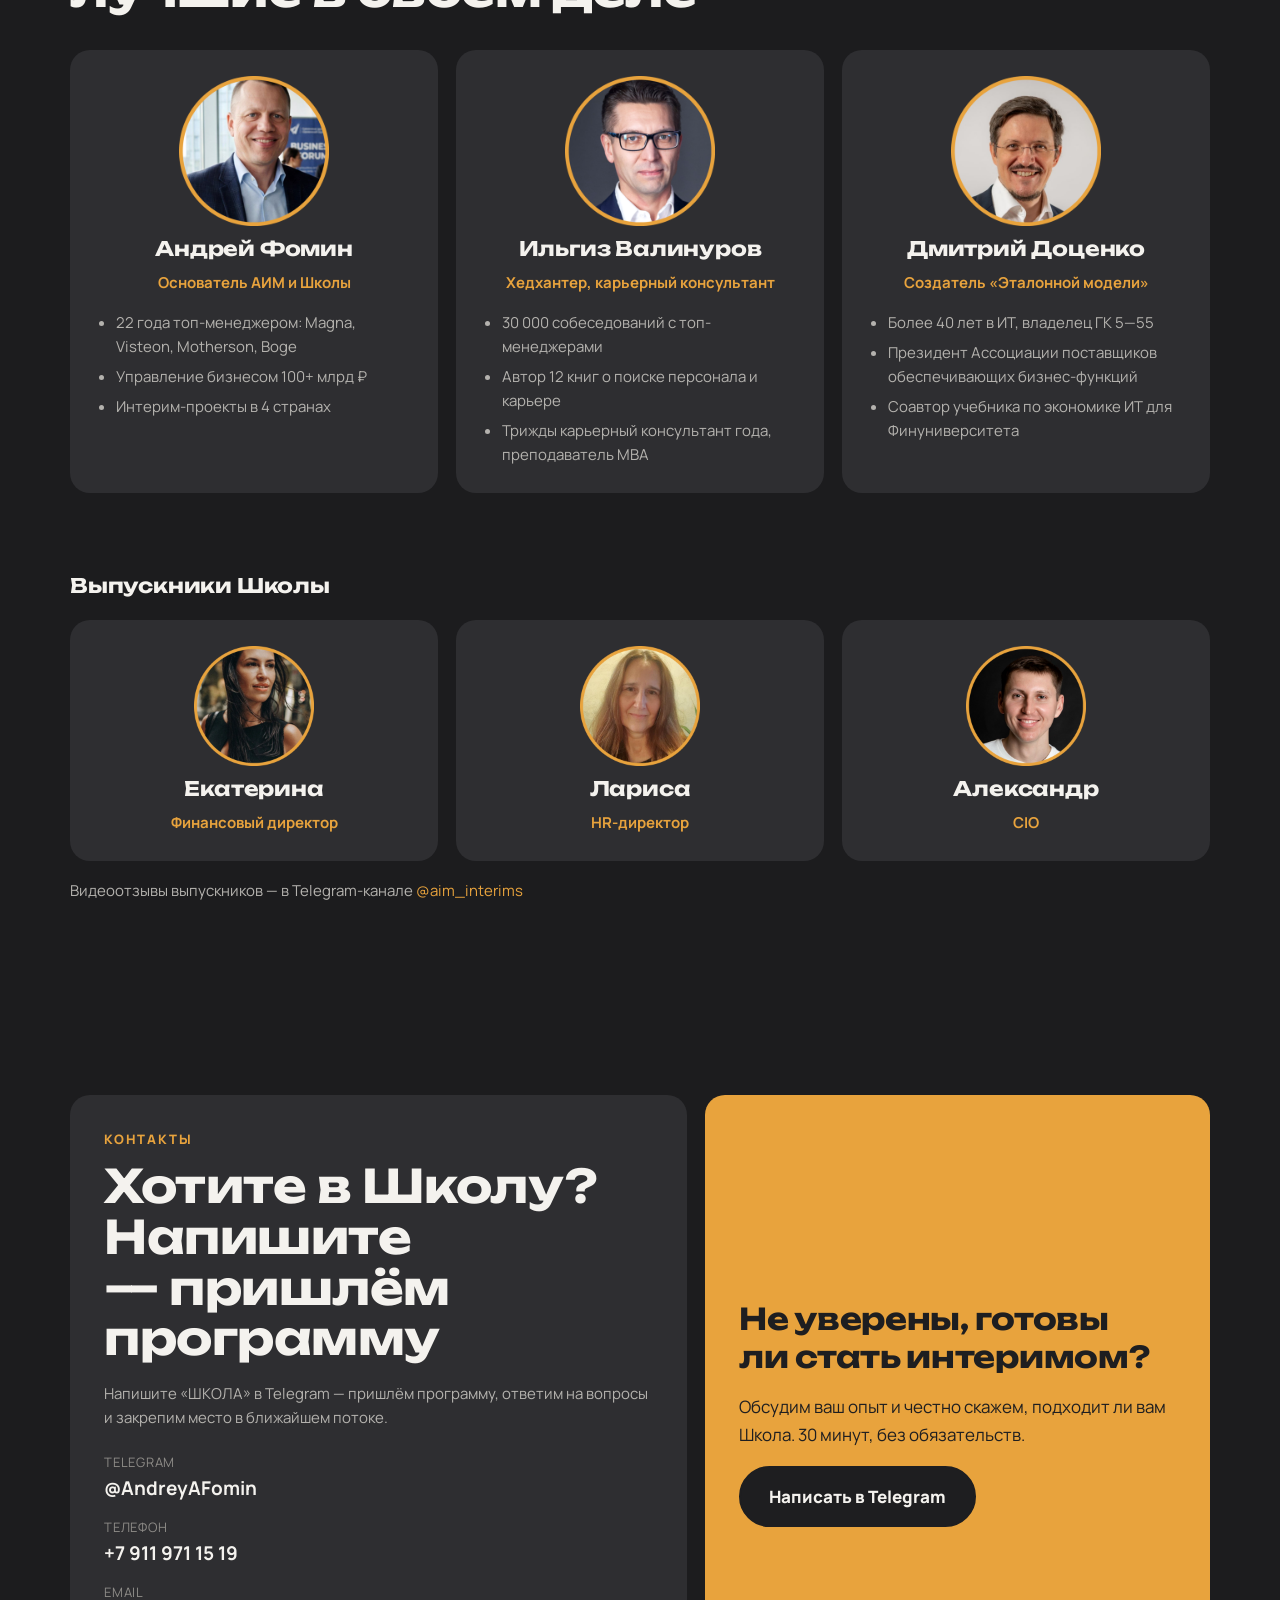
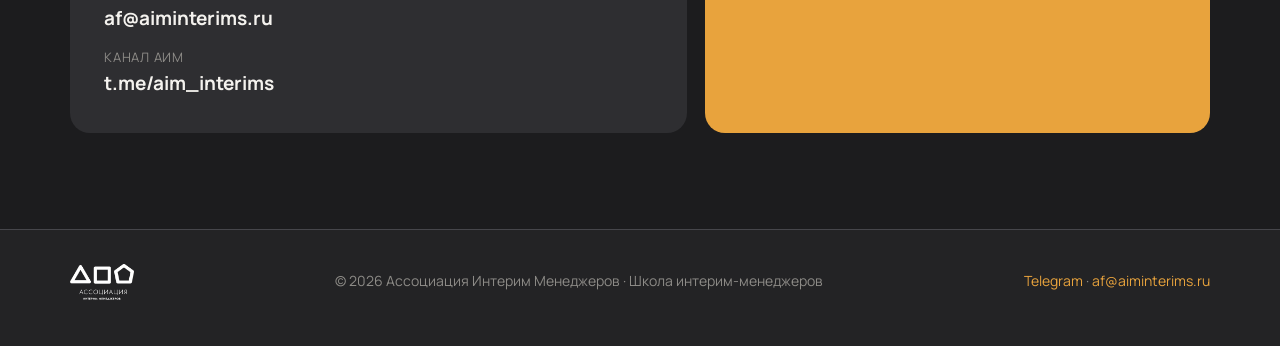
<file: aim/school/index.html>
<!doctype html>
<html lang="ru">
<head>
<meta charset="utf-8">
<meta name="viewport" content="width=device-width, initial-scale=1">
<title>Школа интерим-менеджеров АИМ — от найма к проектной карьере</title>
<meta name="description" content="Школа интерим-менеджеров Ассоциации Интерим Менеджеров: 7 недель, 14 живых встреч с практиками. Для топ-менеджеров с опытом 15+ лет, которые переросли найм.">
<meta property="og:title" content="Ассоциация Интерим Менеджеров (АИМ)">
<meta property="og:description" content="Интерим топ-менеджер для вашего бизнеса за 72 часа. Школа интерим-менеджеров.">
<meta property="og:image" content="https://aiminterims.github.io/aiminterims/aim/assets/og.jpg">
<meta property="og:type" content="website">
<link rel="icon" href="../assets/logo.png">
<link rel="preconnect" href="https://fonts.googleapis.com">
<link rel="preconnect" href="https://fonts.gstatic.com" crossorigin>
<link rel="stylesheet" href="https://fonts.googleapis.com/css2?family=Unbounded:wght@600;800&family=Manrope:wght@400;500;700;800&display=swap">
<style>
:root{
  --bg:#232325; --bg2:#1C1C1E; --surface:#2E2E31; --surface2:#38383C; --line:#46464B;
  --fg:#F4F2EE; --muted:#B4B2AE; --dim:#8D8B87; --accent:#E8A33D; --accent-ink:#1E1E20;
  --display:"Unbounded","Arial Black",system-ui,sans-serif;
  --body:"Manrope","Segoe UI",system-ui,sans-serif;
  color-scheme:dark;
}
*{box-sizing:border-box}
html{scroll-behavior:smooth}
body{margin:0;background:var(--bg);color:var(--fg);font-family:var(--body);font-size:17px;line-height:1.6;-webkit-font-smoothing:antialiased}
img{max-width:100%;display:block}
a{color:var(--accent);text-decoration:none}
.wrap{max-width:1180px;margin:0 auto;padding-inline:20px}
h1,h2,h3{font-family:var(--display);margin:0;line-height:1.1;letter-spacing:-.01em;text-wrap:balance}
h2{font-size:clamp(28px,4.2vw,46px);margin:12px 0 18px}
h3{font-size:20px;line-height:1.25}
p{margin:0}
.eyebrow{font-size:13px;font-weight:800;letter-spacing:.14em;text-transform:uppercase;color:var(--accent)}
.lead{font-size:clamp(17px,1.8vw,20px);color:var(--muted);max-width:62ch}
section{padding-block:clamp(56px,8vw,96px)}
.alt{background:var(--bg2)}
.btn{display:inline-flex;align-items:center;justify-content:center;gap:10px;background:var(--accent);color:var(--accent-ink);font-weight:800;font-size:17px;border-radius:999px;padding:15px 28px;border:2px solid var(--accent);transition:filter .15s,transform .15s}
.btn:hover{filter:brightness(1.07);transform:translateY(-1px)}
.btn.ghost{background:transparent;color:var(--fg);border-color:var(--line)}
.btn.ghost:hover{border-color:var(--fg)}
.btn:focus-visible,a:focus-visible{outline:3px solid var(--fg);outline-offset:3px}
.card{background:var(--surface);border-radius:20px;padding:26px;min-width:0}
.grid{display:grid;gap:18px}
.g2{grid-template-columns:repeat(2,minmax(0,1fr))}
.g3{grid-template-columns:repeat(3,minmax(0,1fr))}
.g4{grid-template-columns:repeat(4,minmax(0,1fr))}
.g5{grid-template-columns:repeat(5,minmax(0,1fr))}
.num{font-family:var(--display);color:var(--accent);font-size:clamp(34px,4vw,48px);line-height:1;font-variant-numeric:tabular-nums}
.small{font-size:15px;color:var(--muted)}

/* header */
header{position:sticky;top:0;z-index:20;background:rgba(35,35,37,.92);backdrop-filter:blur(10px);border-bottom:1px solid rgba(70,70,75,.6)}
.nav{display:flex;align-items:center;justify-content:space-between;gap:20px;height:72px}
.nav img{height:44px;width:auto}
.nav ul{display:flex;gap:26px;list-style:none;margin:0;padding:0}
.nav ul a{color:var(--muted);font-weight:700;font-size:15px}
.nav ul a:hover{color:var(--fg)}
.nav .btn{padding:10px 20px;font-size:15px}

/* hero */
.hero{position:relative;overflow:hidden;padding-block:0 clamp(48px,7vw,90px)}
.hero-top{position:relative;min-height:clamp(540px,46vw,700px);display:flex;align-items:center;padding-block:clamp(48px,6vw,80px)}
.hero-bg{position:absolute;top:0;right:0;height:100%;width:min(54%,820px);object-fit:cover;object-position:60% 30%;pointer-events:none}
.hero-text{position:relative;z-index:1;max-width:min(640px,56%)}
.hero h1{font-size:clamp(34px,5.2vw,68px);font-weight:800;max-width:15ch}
.events-sec{position:relative;overflow:hidden}
.events-ph{position:absolute;left:0;top:0;height:100%;width:min(40%,620px);object-fit:cover;object-position:100% 18%;pointer-events:none}
.events-body{position:relative;z-index:1;margin-left:min(38%,560px)}
.events-body .events{grid-template-columns:1fr}
.events-cap{position:absolute;left:clamp(20px,3vw,48px);bottom:clamp(20px,3vw,40px);z-index:1;font-size:14px;color:var(--muted)}
.events-cap b{display:block;color:var(--fg);font-size:16px}
.hero-cap{position:absolute;right:clamp(20px,4vw,64px);bottom:clamp(18px,2.5vw,34px);z-index:1}
.hero-cap b{color:var(--fg);font-size:16px}
.team-main{display:grid;grid-template-columns:repeat(2,minmax(0,1fr));gap:18px;margin-top:34px}
.member{display:flex;gap:24px;align-items:flex-start;padding:28px}
.member img{width:140px;height:140px;flex:0 0 140px}
.member h3{font-size:22px}
.member .role{color:var(--accent);font-weight:700;font-size:15px;margin:6px 0 10px}
.member ul{margin:0;padding-left:20px;color:var(--muted);font-size:15px}
.member li+li{margin-top:6px}
.team-soon{display:grid;grid-template-columns:repeat(3,minmax(0,1fr));gap:18px;margin-top:18px}
.team-soon .person{flex-direction:row;text-align:left;align-items:center;gap:18px;padding:20px 24px}
.ph-av{width:84px;height:84px;flex:0 0 84px}
.ph-av{border-radius:50%;border:4px solid var(--accent);background:var(--surface2) url("data:image/svg+xml,%3Csvg xmlns='http://www.w3.org/2000/svg' viewBox='0 0 100 100'%3E%3Ccircle cx='50' cy='38' r='17' fill='%2346464B'/%3E%3Cpath d='M18 92c4-20 18-30 32-30s28 10 32 30z' fill='%2346464B'/%3E%3C/svg%3E") center/100% no-repeat}
.person.soon .role{color:var(--dim)}
.person.soon h3{color:var(--muted)}
@media (min-width:1280px){.events-body .events{grid-template-columns:repeat(2,minmax(0,1fr))}}
/* events */
.events{display:grid;grid-template-columns:repeat(2,minmax(0,1fr));gap:18px;margin-top:30px}
.ev{display:flex;flex-direction:column;gap:14px;padding:30px}
.ev .when{display:flex;flex-wrap:wrap;gap:8px}
.ev .pill{font-size:13px;font-weight:800;letter-spacing:.06em;text-transform:uppercase;padding:6px 12px;border-radius:999px;background:var(--surface2);color:var(--fg)}
.ev .pill.a{background:var(--accent);color:var(--accent-ink)}
.ev h3{font-size:clamp(20px,2.2vw,26px)}
.ev .btn{margin-top:auto;align-self:flex-start}
.hero h1 em{font-style:normal;color:var(--accent)}
.hero .lead{margin:24px 0 34px}
.cta-row{display:flex;flex-wrap:wrap;gap:14px}
.stats{display:grid;grid-template-columns:repeat(4,minmax(0,1fr));gap:18px;margin-top:clamp(44px,6vw,72px)}
.stats .card{padding:22px}
.stats p{margin-top:8px;font-size:15px;color:var(--muted)}

/* event banner */
.event{display:flex;align-items:center;justify-content:space-between;gap:20px;flex-wrap:wrap;background:var(--accent);color:var(--accent-ink);border-radius:20px;padding:22px 28px}
.event b{font-family:var(--display);font-size:clamp(17px,2vw,22px)}
.event .btn{background:var(--accent-ink);color:var(--fg);border-color:var(--accent-ink)}

/* audience switch */
.split{display:grid;grid-template-columns:repeat(2,minmax(0,1fr));gap:18px}
.split .card{padding:32px;display:flex;flex-direction:column;gap:14px}
.split .card h3{font-size:24px}
.split .card .btn{align-self:flex-start;margin-top:auto}

/* owner situations */
.sit .card{padding:22px}
.sit .n{font-weight:800;color:var(--accent);font-size:14px}
.sit h3{font-size:17px;margin:8px 0 6px;font-family:var(--body);font-weight:800}
.sit p{font-size:14.5px;color:var(--muted)}

/* steps */
.steps{counter-reset:s}
.step{position:relative;padding-top:64px}
.step::before{counter-increment:s;content:"0" counter(s);position:absolute;top:22px;left:26px;font-family:var(--display);font-size:22px;color:var(--accent)}
.step h3{font-family:var(--body);font-weight:800;font-size:19px;margin-bottom:8px}
.step p{color:var(--muted);font-size:15.5px}

/* compare */
.compare{width:100%;border-collapse:collapse;font-size:15.5px}
.compare th,.compare td{padding:14px 16px;text-align:left;border-bottom:1px solid var(--line);vertical-align:top}
.compare thead th{font-size:13px;letter-spacing:.08em;text-transform:uppercase;color:var(--dim)}
.compare td:first-child{color:var(--muted)}
.compare .hl{background:rgba(232,163,61,.1);color:var(--fg);font-weight:700}
.compare thead .hl{color:var(--accent)}
.tablewrap{overflow-x:auto;border-radius:20px;background:var(--surface);padding:8px}

/* 1+10 */
.onepl{display:grid;grid-template-columns:1fr 1.2fr;gap:18px;align-items:stretch}
.onepl .big{background:var(--accent);color:var(--accent-ink);border-radius:20px;padding:34px;display:flex;flex-direction:column;justify-content:center;gap:16px}
.onepl .big .num{color:var(--accent-ink);font-size:clamp(56px,8vw,96px)}
.ticks{list-style:none;margin:0;padding:0;display:grid;gap:12px}
.ticks li{display:flex;gap:14px;align-items:flex-start}
.ticks li::before{content:"";flex:0 0 22px;height:22px;margin-top:2px;border-radius:50%;background:var(--accent) url("data:image/svg+xml,%3Csvg xmlns='http://www.w3.org/2000/svg' viewBox='0 0 24 24' fill='none' stroke='%231E1E20' stroke-width='3.2' stroke-linecap='round' stroke-linejoin='round'%3E%3Cpath d='M6 12.5l4 4 8-9'/%3E%3C/svg%3E") center/14px no-repeat}
.ticks b{display:block}
.ticks span{color:var(--muted);font-size:15.5px}

/* school */
.prog{display:grid;grid-template-columns:repeat(2,minmax(0,1fr));gap:10px 18px;counter-reset:b}
.prog li{list-style:none;display:flex;gap:14px;align-items:baseline;background:var(--surface);border-radius:14px;padding:14px 18px}
.prog li::before{counter-increment:b;content:counter(b,decimal-leading-zero);font-family:var(--display);font-size:14px;color:var(--accent);flex:0 0 26px}
.prog li span{color:var(--dim);font-size:14px;margin-left:auto;white-space:nowrap;padding-left:10px}
.prog li.final{background:var(--accent);color:var(--accent-ink);font-weight:800}
.prog li.final::before,.prog li.final span{color:var(--accent-ink)}
.prog{padding:0;margin:0}
.who{columns:2;column-gap:36px;list-style:none;padding:0;margin:0}
.who li{break-inside:avoid;padding:10px 0 10px 28px;position:relative;border-bottom:1px solid var(--line)}
.who li::before{content:"";position:absolute;left:0;top:19px;width:12px;height:12px;border-radius:3px;background:var(--accent)}
.price{display:flex;flex-direction:column;gap:14px;padding:30px}
.price .p{font-family:var(--display);font-size:clamp(28px,3.4vw,38px)}
.price ul{margin:0;padding-left:20px;color:var(--muted);font-size:15.5px}
.price li+li{margin-top:6px}
.price .btn{margin-top:auto;align-self:flex-start}
.price.hi{background:var(--accent);color:var(--accent-ink)}
.price.hi ul,.price.hi .small{color:var(--accent-ink)}
.price.hi .btn{background:var(--accent-ink);color:var(--fg);border-color:var(--accent-ink)}
.tag{display:inline-block;font-size:12px;font-weight:800;letter-spacing:.1em;text-transform:uppercase;padding:4px 10px;border-radius:999px;background:var(--accent-ink);color:var(--accent);align-self:flex-start}

/* people */
.person{display:flex;flex-direction:column;align-items:center;text-align:center;gap:10px}
.person img{width:150px;height:150px}
.person .role{color:var(--accent);font-weight:700;font-size:15px}
.person ul{text-align:left;margin:6px 0 0;padding-left:20px;color:var(--muted);font-size:15px}
.person li+li{margin-top:6px}
.about{display:grid;grid-template-columns:.85fr 1.15fr;gap:clamp(24px,4vw,56px);align-items:center}
.about .photo{border-radius:24px;overflow:hidden;aspect-ratio:4/5;background:var(--surface)}
.about .photo img{width:100%;height:100%;object-fit:cover;object-position:50% 20%}
.facts{display:grid;grid-template-columns:repeat(3,minmax(0,1fr));gap:14px;margin:26px 0}
.facts .card{padding:18px}
.facts .num{font-size:clamp(26px,3vw,34px)}
.facts p{font-size:14px;color:var(--muted);margin-top:6px}
blockquote{margin:0;padding:18px 22px;border-left:4px solid var(--accent);background:var(--surface);border-radius:0 14px 14px 0;font-size:18px;font-weight:700}
.alumni .person img{width:120px;height:120px}

/* contacts */
.contact{display:grid;grid-template-columns:1.1fr .9fr;gap:18px}
.contact .card{padding:34px}
.clist{list-style:none;margin:22px 0 0;padding:0;display:grid;gap:14px}
.clist li{display:flex;flex-direction:column}
.clist small{color:var(--dim);font-size:13px;letter-spacing:.06em;text-transform:uppercase}
.clist a{font-size:19px;font-weight:700;color:var(--fg)}
.clist a:hover{color:var(--accent)}
footer{padding-block:34px 46px;border-top:1px solid var(--line);color:var(--dim);font-size:14px}
footer .wrap{display:flex;flex-wrap:wrap;gap:16px;justify-content:space-between;align-items:center}
footer img{height:36px;width:auto}
.src{font-size:12.5px;color:var(--dim);margin-top:14px}

@media (max-width:980px){
  .g5{grid-template-columns:repeat(2,minmax(0,1fr))}
  .g4,.stats{grid-template-columns:repeat(2,minmax(0,1fr))}
  .g3{grid-template-columns:1fr}
  .onepl,.about,.contact,.hero-grid,.events{grid-template-columns:1fr}
  .events-ph{position:relative;width:100%;height:clamp(300px,70vw,460px);object-position:50% 20%;-webkit-mask-image:linear-gradient(to bottom,#000 60%,transparent);mask-image:linear-gradient(to bottom,#000 60%,transparent)}
  .events-body{margin-left:0}
  .hero-cap{position:static;padding:0 20px;margin:-34px 0 14px}
  .team-main,.team-soon{grid-template-columns:1fr}
  .events-cap{position:static;padding:0 20px;margin:-30px 0 18px}
  .hero-top{display:block;min-height:0;padding-top:0}
  .hero-bg{position:relative;width:100%;height:clamp(320px,80vw,520px);object-position:70% 25%;-webkit-mask-image:linear-gradient(to bottom,#000 60%,transparent 100%);mask-image:linear-gradient(to bottom,#000 60%,transparent 100%)}
  .hero-text{max-width:none;margin-top:-8px}
  .nav ul{display:none}
  .about .photo{max-width:420px}
}
@media (max-width:640px){
  .member{flex-direction:column;align-items:center;text-align:center}
  .member ul{text-align:left}
  body{font-size:16px}
  .split,.g2,.prog{grid-template-columns:1fr}
  .who{columns:1}
  .facts{grid-template-columns:1fr 1fr 1fr;gap:8px}
  .facts .card{padding:12px}
  .nav .btn{display:none}
  .card,.split .card,.contact .card{padding:22px}
}
@media (max-width:420px){.g5,.g4,.stats{grid-template-columns:1fr}}
@media (prefers-reduced-motion:no-preference){
  .reveal{opacity:0;transform:translateY(18px);transition:opacity .6s ease,transform .6s ease}
  .reveal.on{opacity:1;transform:none}
}
</style>
</head>
<body>

<header>
  <div class="wrap nav">
    <a href="../" aria-label="На главную"><img src="../assets/logo.png" alt="Ассоциация Интерим Менеджеров"></a>
    <ul>
      <li><a href="../#events">Мероприятия</a></li>
      <li><a href="../#owners">Собственникам</a></li>
      <li><a href="./" aria-current="page" style="color:var(--fg)">Школа</a></li>
      <li><a href="../#about">О нас</a></li>
      <li><a href="../#team">Команда</a></li>
      <li><a href="#contacts">Контакты</a></li>
    </ul>
    <a class="btn" href="https://t.me/AndreyAFomin" target="_blank" rel="noopener">Записаться в Школу</a>
  </div>
</header>
<main id="top">
<section class="hero">
  <div class="hero-top">
    <img class="hero-bg" src="../assets/school_hero.webp" alt="Андрей Фомин выступает на форуме «Топ-Менеджер»">
    <div class="wrap" style="width:100%">
      <div class="hero-text">
        <div class="eyebrow">Школа интерим-менеджеров · Поток 2 · старт 15 октября</div>
        <h1 style="margin-top:16px">Вы переросли найм. <em>Пора продавать результат, а не время</em></h1>
        <p class="lead">Первая в России Школа интерим-менеджеров: 7 недель, 14 живых встреч с практиками. Без отрыва от работы — 2 вечера в неделю онлайн.</p>
        <div class="cta-row">
          <a class="btn" href="https://t.me/AndreyAFomin" target="_blank" rel="noopener">Записаться в Школу</a>
          <a class="btn ghost" href="#program">Программа</a>
        </div>
      </div>
    </div>
  </div>
  <div class="wrap">
    <div class="stats">
      <div class="card"><div class="num">7</div><p>недель обучения без отрыва от работы</p></div>
      <div class="card"><div class="num">14</div><p>живых встреч с тренерами-практиками</p></div>
      <div class="card"><div class="num">15</div><p>человек в группе — внимание каждому</p></div>
      <div class="card"><div class="num">15+</div><p>лет управленческого опыта — входной билет</p></div>
    </div>
  </div>
</section>

<!-- SCHOOL -->
<section id="school">
  <div class="wrap">
    <div class="eyebrow">Школа интерим-менеджеров</div>
    <h2>Вы 20 лет строили чужой бизнес. Пора строить свою профессию</h2>

    <div class="grid g2" style="margin-top:36px;align-items:start">
      <div>
        <h3 style="margin-bottom:14px">Школа для вас, если вы</h3>
        <ul class="who">
          <li>Перерос найм и слышите «оверквалифайд»</li>
          <li>Руководитель 45+ и упёрлись в потолок зарплаты</li>
          <li>Выводили убытки в прибыль, запускали направления, резали косты</li>
          <li>Консультант, который знает: стратегия без внедрения не стоит денег</li>
          <li>На паузе в карьере и хотите вернуться с новым статусом</li>
          <li>Функциональный эксперт, доросший до управления бизнесом целиком</li>
        </ul>
      </div>
      <div class="card">
        <h3 style="margin-bottom:16px">Через 7 недель у вас будет</h3>
        <ul class="ticks">
          <li><div><b>Упаковка интерима</b><span>Резюме и оффер в формате «проблема → действие → результат»</span></div></li>
          <li><div><b>Позиционирование</b><span>Ясная экспертиза, за которую собственник платит</span></div></li>
          <li><div><b>Протокол входа</b><span>Что делать в первые 30 дней на проекте</span></div></li>
          <li><div><b>Защищённый контракт</b><span>Полномочия, KPI, ставка и выход из проекта</span></div></li>
          <li><div><b>Сертификат и пул АИМ</b><span>После защиты кейса — доступ к закрытым проектам Ассоциации</span></div></li>
        </ul>
      </div>
    </div>

    <h3 id="program" style="margin:clamp(48px,6vw,72px) 0 18px;scroll-margin-top:90px">Программа: от стратегии до первого проекта</h3>
    <ol class="prog">
      <li>Знакомство и введение в программу</li>
      <li>Лидерство в нестандартной ситуации</li>
      <li>Переход из найма в интеримы: как переупаковать себя</li>
      <li>Экспертность и позиционирование</li>
      <li>Резюме, площадки, выход на работодателей</li>
      <li>Первые 30 дней на проекте</li>
      <li>Executive search: как усилить свою команду</li>
      <li>Стратегия в действия и KPI: язык денег с собственником</li>
      <li>Цифровизация и технологии в работе интерима</li>
      <li>Управление изменениями (Change Management)</li>
      <li>Команда и доверие с первого дня</li>
      <li>Правовые основы интерим-контракта и передача дел</li>
      <li>Продажи и маркетинг: воронка проектов на 5+ лет</li>
      <li class="final">Экзамен: защита собственного кейса</li>
    </ol>

    <div style="display:flex;flex-wrap:wrap;align-items:center;gap:18px;margin-top:28px"><a class="btn" href="https://t.me/AndreyAFomin" target="_blank" rel="noopener">Записаться в Школу</a><p class="small">Группа — до 15 человек. Напишите «ШКОЛА» в Telegram — пришлём программу и даты ближайшего потока.</p></div>
  </div>
</section>

<section style="padding-top:0">
  <div class="wrap">
    <div class="card ev reveal" style="background:var(--accent);color:var(--accent-ink)">
      <div class="when"><span class="pill" style="background:var(--accent-ink);color:var(--accent)">15 октября · 19:00</span><span class="pill" style="background:rgba(30,30,32,.12);color:var(--accent-ink)">Онлайн</span></div>
      <h3>Старт второго потока Школы интеримов</h3>
      <p>Первая живая встреча: знакомство с тренерами и введение в программу. Мест в группе — до 15.</p>
      <a class="btn" style="background:var(--accent-ink);color:var(--fg);border-color:var(--accent-ink)" href="https://t.me/AndreyAFomin" target="_blank" rel="noopener">Занять место в потоке</a>
    </div>
  </div>
</section>

<section id="trainers" class="alt">
  <div class="wrap">
    <div class="eyebrow">Тренеры Школы</div>
    <h2>С нами работают лучшие в своём деле</h2>
    <div class="grid g3" style="margin-top:34px">
      <div class="card person reveal">
        <img src="../assets/fomin.png" alt="Андрей Фомин" loading="lazy">
        <h3>Андрей Фомин</h3>
        <div class="role">Основатель АИМ и Школы</div>
        <ul><li>22 года топ-менеджером: Magna, Visteon, Motherson, Boge</li><li>Управление бизнесом 100+ млрд ₽</li><li>Интерим-проекты в 4 странах</li></ul>
      </div>
      <div class="card person reveal">
        <img src="../assets/valinurov.png" alt="Ильгиз Валинуров" loading="lazy">
        <h3>Ильгиз Валинуров</h3>
        <div class="role">Хедхантер, карьерный консультант</div>
        <ul><li>30 000 собеседований с топ-менеджерами</li><li>Автор 12 книг о поиске персонала и карьере</li><li>Трижды карьерный консультант года, преподаватель MBA</li></ul>
      </div>
      <div class="card person reveal">
        <img src="../assets/dotsenko.png" alt="Дмитрий Доценко" loading="lazy">
        <h3>Дмитрий Доценко</h3>
        <div class="role">Создатель «Эталонной модели»</div>
        <ul><li>Более 40 лет в ИТ, владелец ГК 5—55</li><li>Президент Ассоциации поставщиков обеспечивающих бизнес-функций</li><li>Соавтор учебника по экономике ИТ для Финуниверситета</li></ul>
      </div>
    </div>

    <h3 style="margin:clamp(56px,7vw,80px) 0 22px">Выпускники Школы</h3>
    <div class="grid g3 alumni">
      <div class="card person reveal"><img src="../assets/ekaterina.png" alt="Екатерина" loading="lazy"><h3>Екатерина</h3><div class="role">Финансовый директор</div></div>
      <div class="card person reveal"><img src="../assets/larisa.png" alt="Лариса" loading="lazy"><h3>Лариса</h3><div class="role">HR-директор</div></div>
      <div class="card person reveal"><img src="../assets/aleksandr.png" alt="Александр" loading="lazy"><h3>Александр</h3><div class="role">CIO</div></div>
    </div>
    <p class="small" style="margin-top:18px">Видеоотзывы выпускников — в Telegram-канале <a href="https://t.me/aim_interims" target="_blank" rel="noopener">@aim_interims</a></p>
  </div>
</section>

<!-- CONTACTS -->
<section id="contacts" class="alt">
  <div class="wrap contact">
    <div class="card reveal">
      <div class="eyebrow">Контакты</div>
      <h2>Хотите в Школу? Напишите — пришлём программу</h2>
      <p class="small">Напишите «ШКОЛА» в Telegram — пришлём программу, ответим на вопросы и закрепим место в ближайшем потоке.</p>
      <ul class="clist">
        <li><small>Telegram</small><a href="https://t.me/AndreyAFomin" target="_blank" rel="noopener">@AndreyAFomin</a></li>
        <li><small>Телефон</small><a href="tel:+79119711519">+7 911 971 15 19</a></li>
        <li><small>Email</small><a href="mailto:af@aiminterims.ru">af@aiminterims.ru</a></li>
        <li><small>Канал АИМ</small><a href="https://t.me/aim_interims" target="_blank" rel="noopener">t.me/aim_interims</a></li>
      </ul>
    </div>
    <div class="card reveal" style="display:flex;flex-direction:column;justify-content:center;gap:18px;background:var(--accent);color:var(--accent-ink)">
      <h3 style="font-size:clamp(22px,2.6vw,30px)">Не уверены, готовы ли стать интеримом?</h3>
      <p>Обсудим ваш опыт и честно скажем, подходит ли вам Школа. 30 минут, без обязательств.</p>
      <a class="btn" style="background:var(--accent-ink);color:var(--fg);border-color:var(--accent-ink);align-self:flex-start" href="https://t.me/AndreyAFomin" target="_blank" rel="noopener">Написать в Telegram</a>
    </div>
  </div>
</section>
</main>

<footer>
  <div class="wrap">
    <img src="../assets/logo.png" alt="АИМ">
    <span>© 2026 Ассоциация Интерим Менеджеров · Школа интерим-менеджеров</span>
    <span><a href="https://t.me/aim_interims" target="_blank" rel="noopener">Telegram</a> · <a href="mailto:af@aiminterims.ru">af@aiminterims.ru</a></span>
  </div>
</footer>

<script>
(function(){
  var els=document.querySelectorAll('.reveal');
  if(!('IntersectionObserver' in window)){els.forEach(function(e){e.classList.add('on')});return;}
  var io=new IntersectionObserver(function(en){en.forEach(function(x){if(x.isIntersecting){x.target.classList.add('on');io.unobserve(x.target);}})},{threshold:.12});
  els.forEach(function(e){io.observe(e)});
})();
</script>
</body>
</html>
</file>
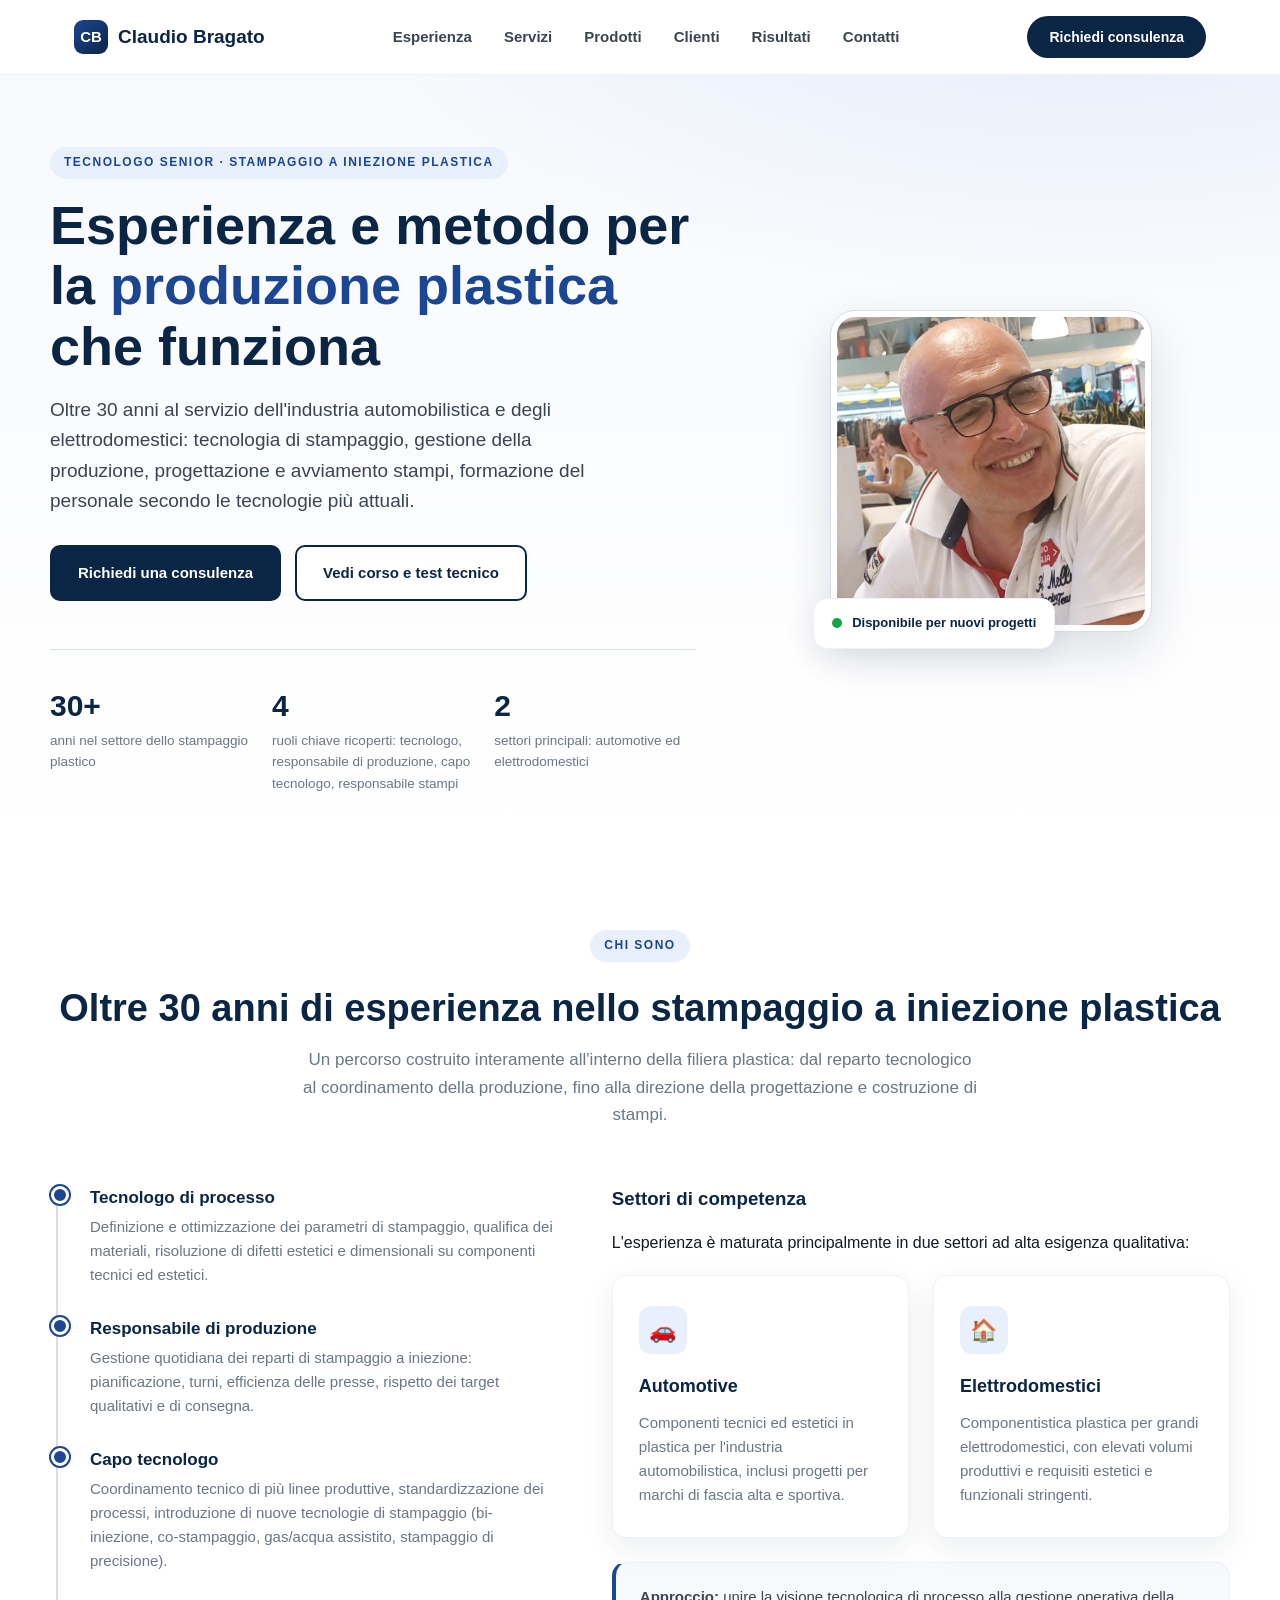
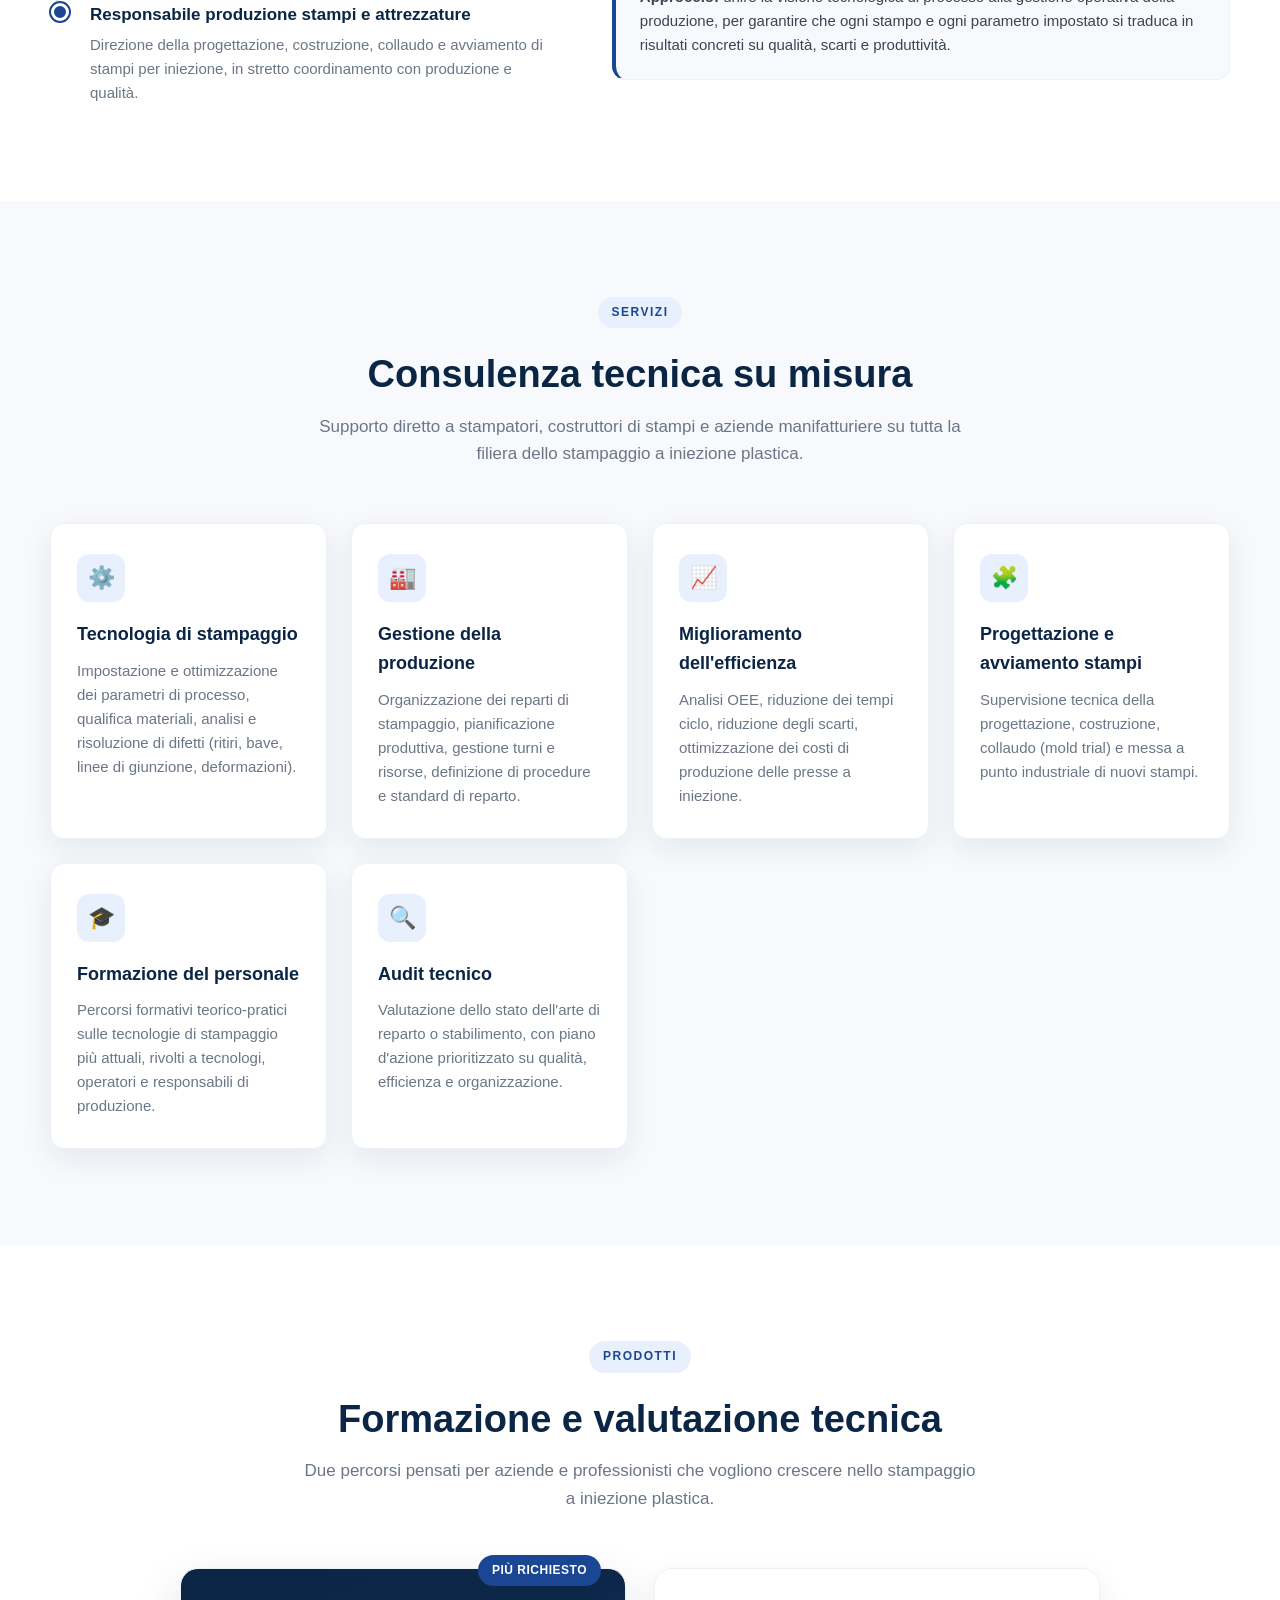
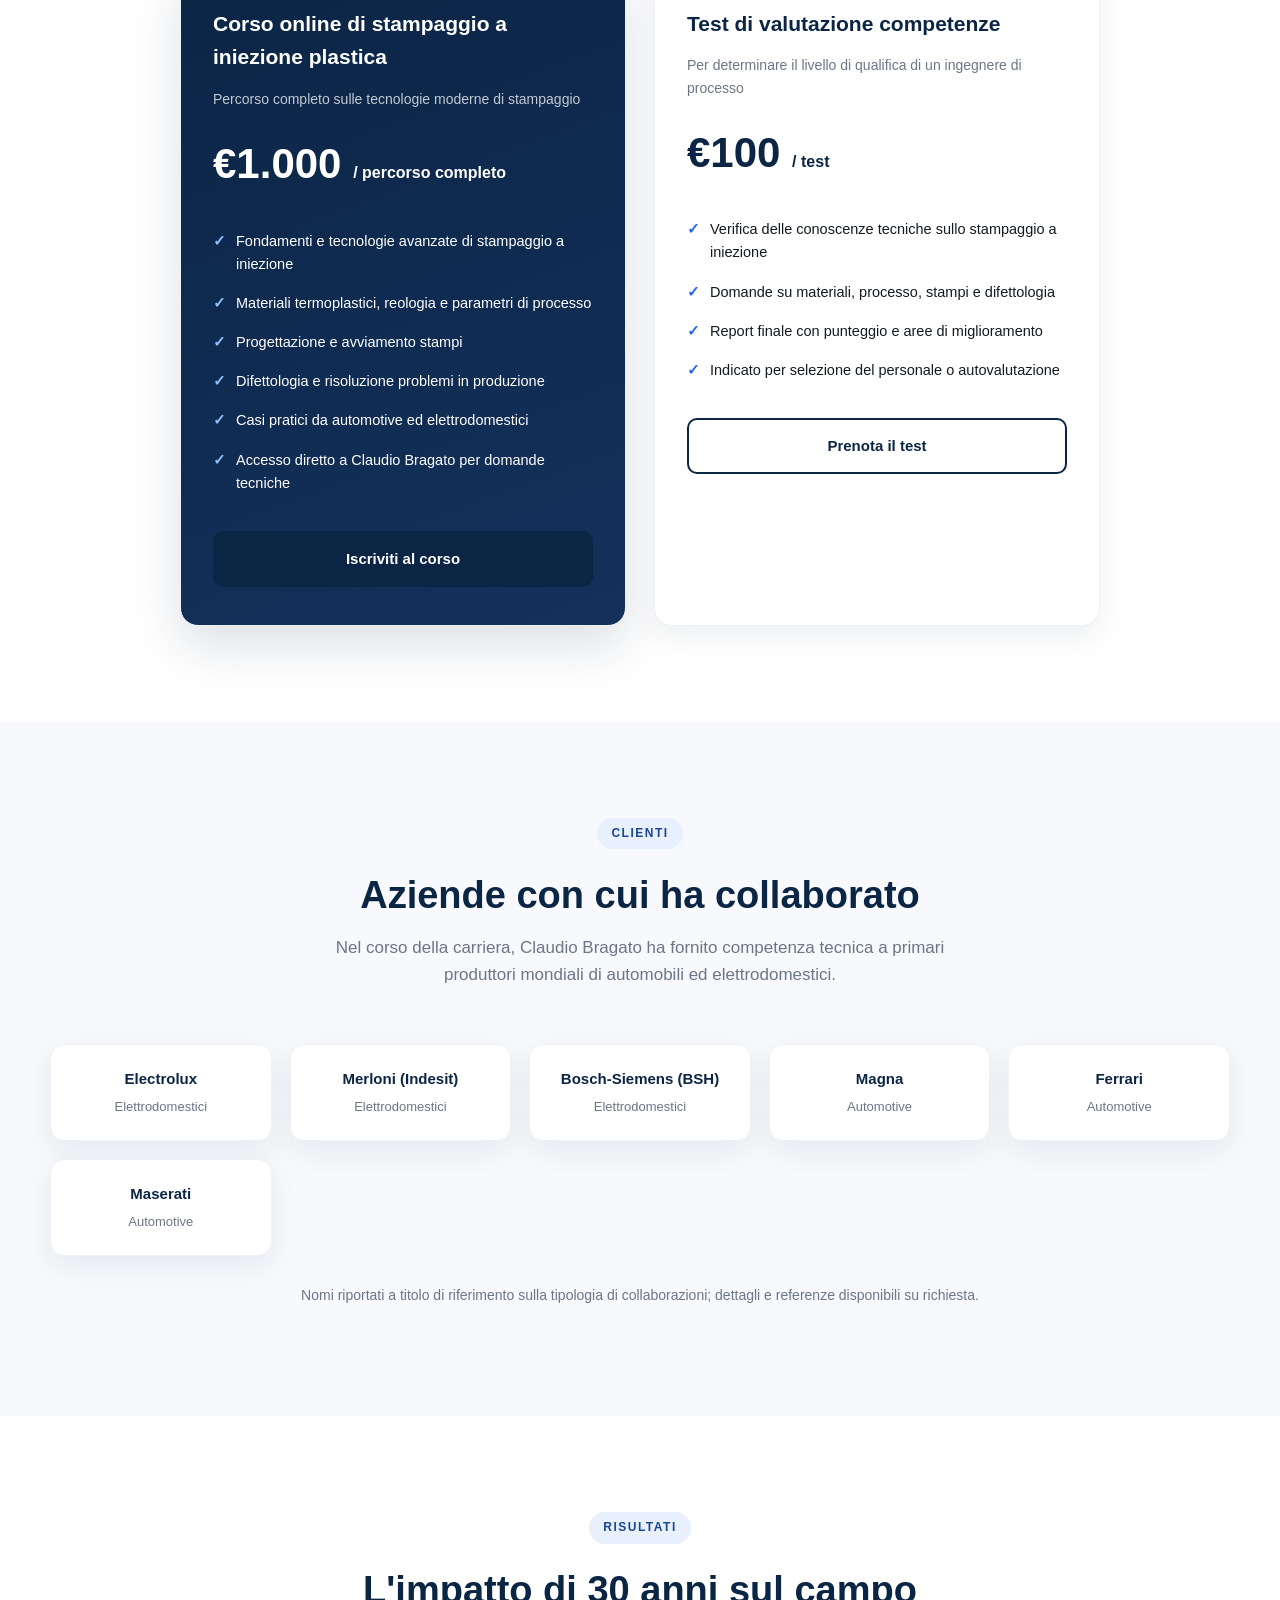
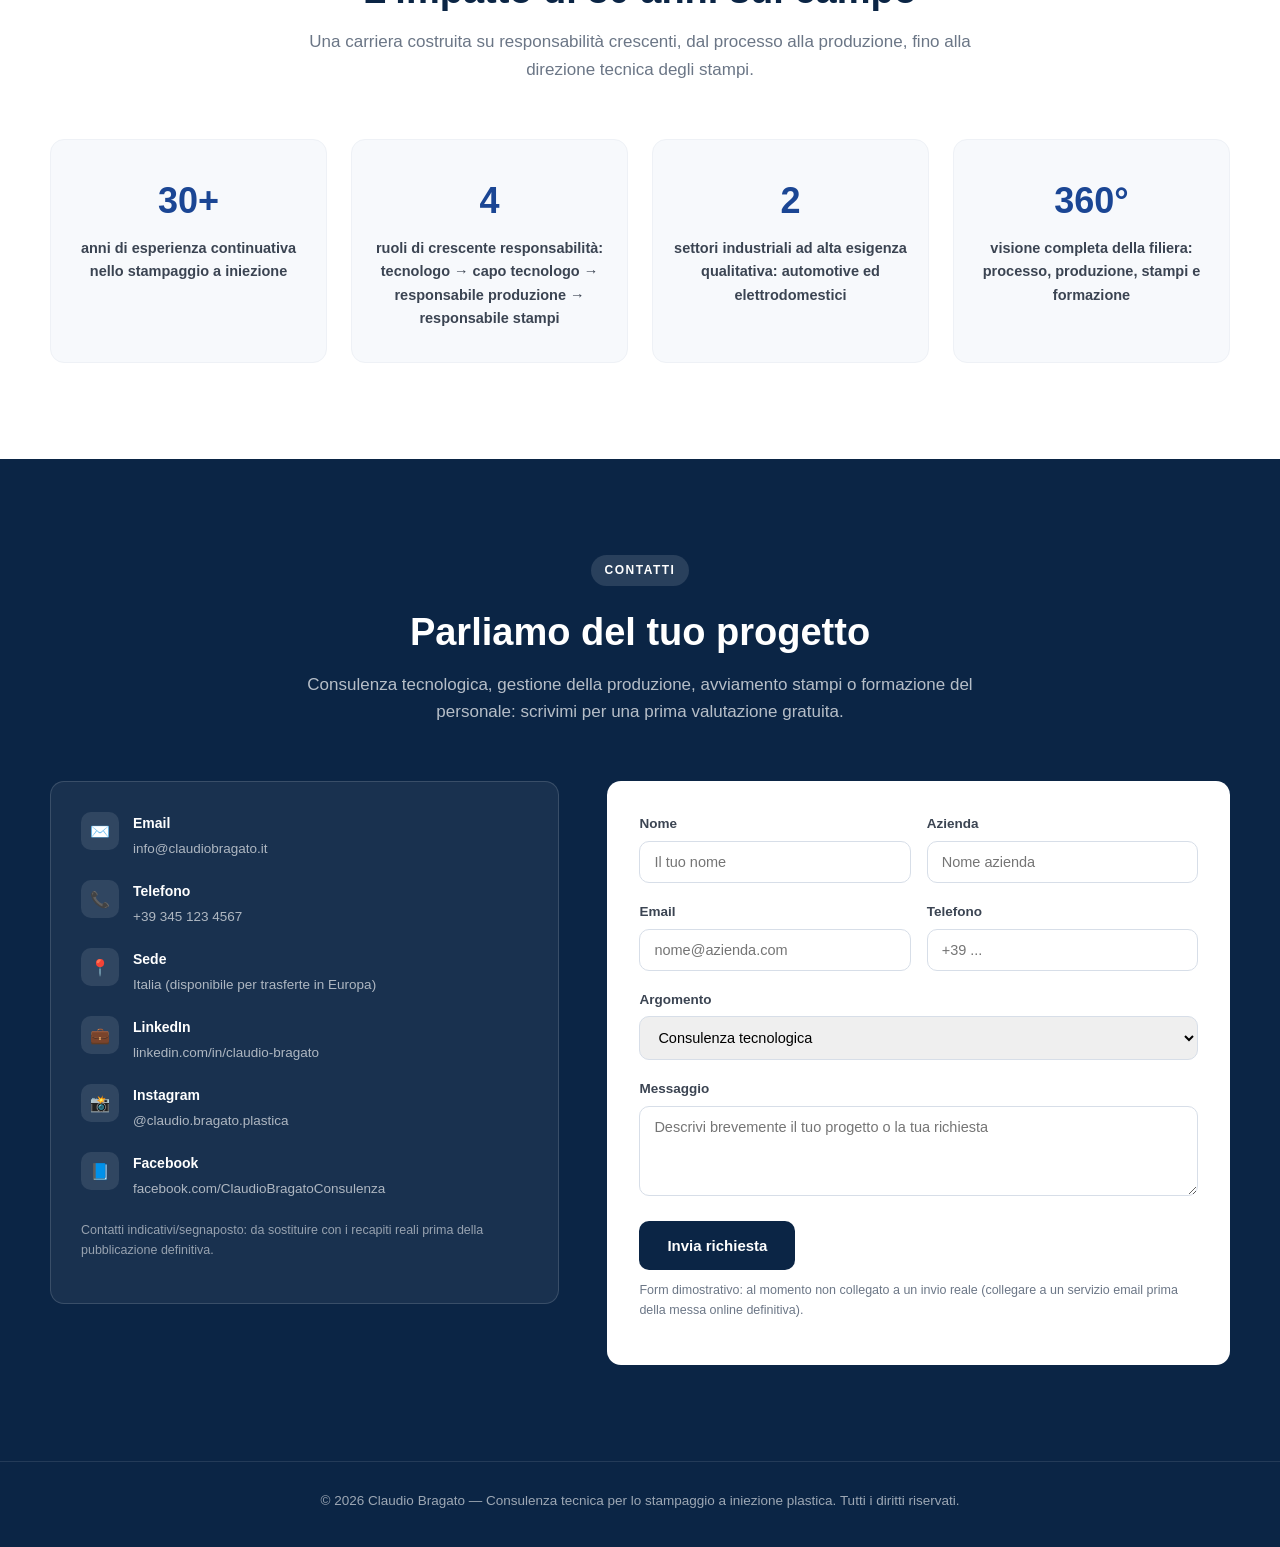
<file: sites/claudiobragato/index.html>
<!DOCTYPE html>
<html lang="it">
<head>
<meta charset="UTF-8">
<meta name="viewport" content="width=device-width, initial-scale=1.0">
<title>Claudio Bragato | Tecnologo dello Stampaggio a Iniezione Plastica</title>
<meta name="description" content="Claudio Bragato — oltre 30 anni di esperienza nello stampaggio a iniezione plastica: tecnologia di processo, gestione della produzione, progettazione e avviamento stampi, formazione tecnica.">
<link rel="stylesheet" href="style.css">
</head>
<body>

<header class="site-header">
  <nav>
    <div class="brand">
      <div class="brand-mark">CB</div>
      Claudio Bragato
    </div>
    <div class="nav-links-wrap">
      <div class="nav-links">
        <a href="#esperienza">Esperienza</a>
        <a href="#servizi">Servizi</a>
        <a href="#prodotti">Prodotti</a>
        <a href="#clienti">Clienti</a>
        <a href="#risultati">Risultati</a>
        <a href="#contatti">Contatti</a>
      </div>
    </div>
    <a href="#contatti" class="nav-cta">Richiedi consulenza</a>
    <button class="nav-toggle" aria-label="Menu">☰</button>
  </nav>
</header>

<section class="hero">
  <div class="hero-grid">
    <div>
      <span class="eyebrow">Tecnologo senior · Stampaggio a iniezione plastica</span>
      <h1>Esperienza e metodo per la <span>produzione plastica</span> che funziona</h1>
      <p class="lead">Oltre 30 anni al servizio dell'industria automobilistica e degli elettrodomestici: tecnologia di stampaggio, gestione della produzione, progettazione e avviamento stampi, formazione del personale secondo le tecnologie più attuali.</p>
      <div class="hero-actions">
        <a href="#contatti" class="btn btn-primary">Richiedi una consulenza</a>
        <a href="#prodotti" class="btn btn-outline">Vedi corso e test tecnico</a>
      </div>
      <div class="hero-stats">
        <div class="hero-stat">
          <div class="num">30+</div>
          <div class="lbl">anni nel settore dello stampaggio plastico</div>
        </div>
        <div class="hero-stat">
          <div class="num">4</div>
          <div class="lbl">ruoli chiave ricoperti: tecnologo, responsabile di produzione, capo tecnologo, responsabile stampi</div>
        </div>
        <div class="hero-stat">
          <div class="num">2</div>
          <div class="lbl">settori principali: automotive ed elettrodomestici</div>
        </div>
      </div>
    </div>
    <div class="hero-photo-wrap">
      <img src="images/claudio-bragato.png" alt="Claudio Bragato" class="hero-photo">
      <div class="hero-badge"><span class="dot"></span> Disponibile per nuovi progetti</div>
    </div>
  </div>
</section>

<section class="about" id="esperienza">
  <div class="container">
    <span class="eyebrow" style="display:block;text-align:center;width:fit-content;margin:0 auto 16px;">Chi sono</span>
    <h2 class="section-title">Oltre 30 anni di esperienza nello stampaggio a iniezione plastica</h2>
    <p class="section-sub">Un percorso costruito interamente all'interno della filiera plastica: dal reparto tecnologico al coordinamento della produzione, fino alla direzione della progettazione e costruzione di stampi.</p>

    <div class="about-grid">
      <ul class="timeline">
        <li>
          <h4>Tecnologo di processo</h4>
          <p>Definizione e ottimizzazione dei parametri di stampaggio, qualifica dei materiali, risoluzione di difetti estetici e dimensionali su componenti tecnici ed estetici.</p>
        </li>
        <li>
          <h4>Responsabile di produzione</h4>
          <p>Gestione quotidiana dei reparti di stampaggio a iniezione: pianificazione, turni, efficienza delle presse, rispetto dei target qualitativi e di consegna.</p>
        </li>
        <li>
          <h4>Capo tecnologo</h4>
          <p>Coordinamento tecnico di più linee produttive, standardizzazione dei processi, introduzione di nuove tecnologie di stampaggio (bi-iniezione, co-stampaggio, gas/acqua assistito, stampaggio di precisione).</p>
        </li>
        <li>
          <h4>Responsabile produzione stampi e attrezzature</h4>
          <p>Direzione della progettazione, costruzione, collaudo e avviamento di stampi per iniezione, in stretto coordinamento con produzione e qualità.</p>
        </li>
      </ul>

      <div>
        <h3>Settori di competenza</h3>
        <p>L'esperienza è maturata principalmente in due settori ad alta esigenza qualitativa:</p>
        <div class="cards-grid" style="margin-top:20px;">
          <div class="card">
            <div class="icon">🚗</div>
            <h3>Automotive</h3>
            <p>Componenti tecnici ed estetici in plastica per l'industria automobilistica, inclusi progetti per marchi di fascia alta e sportiva.</p>
          </div>
          <div class="card">
            <div class="icon">🏠</div>
            <h3>Elettrodomestici</h3>
            <p>Componentistica plastica per grandi elettrodomestici, con elevati volumi produttivi e requisiti estetici e funzionali stringenti.</p>
          </div>
        </div>
        <div class="about-note">
          <strong>Approccio:</strong> unire la visione tecnologica di processo alla gestione operativa della produzione, per garantire che ogni stampo e ogni parametro impostato si traduca in risultati concreti su qualità, scarti e produttività.
        </div>
      </div>
    </div>
  </div>
</section>

<section class="services" id="servizi">
  <div class="container">
    <span class="eyebrow" style="display:block;text-align:center;width:fit-content;margin:0 auto 16px;">Servizi</span>
    <h2 class="section-title">Consulenza tecnica su misura</h2>
    <p class="section-sub">Supporto diretto a stampatori, costruttori di stampi e aziende manifatturiere su tutta la filiera dello stampaggio a iniezione plastica.</p>

    <div class="cards-grid">
      <div class="card">
        <div class="icon">⚙️</div>
        <h3>Tecnologia di stampaggio</h3>
        <p>Impostazione e ottimizzazione dei parametri di processo, qualifica materiali, analisi e risoluzione di difetti (ritiri, bave, linee di giunzione, deformazioni).</p>
      </div>
      <div class="card">
        <div class="icon">🏭</div>
        <h3>Gestione della produzione</h3>
        <p>Organizzazione dei reparti di stampaggio, pianificazione produttiva, gestione turni e risorse, definizione di procedure e standard di reparto.</p>
      </div>
      <div class="card">
        <div class="icon">📈</div>
        <h3>Miglioramento dell'efficienza</h3>
        <p>Analisi OEE, riduzione dei tempi ciclo, riduzione degli scarti, ottimizzazione dei costi di produzione delle presse a iniezione.</p>
      </div>
      <div class="card">
        <div class="icon">🧩</div>
        <h3>Progettazione e avviamento stampi</h3>
        <p>Supervisione tecnica della progettazione, costruzione, collaudo (mold trial) e messa a punto industriale di nuovi stampi.</p>
      </div>
      <div class="card">
        <div class="icon">🎓</div>
        <h3>Formazione del personale</h3>
        <p>Percorsi formativi teorico-pratici sulle tecnologie di stampaggio più attuali, rivolti a tecnologi, operatori e responsabili di produzione.</p>
      </div>
      <div class="card">
        <div class="icon">🔍</div>
        <h3>Audit tecnico</h3>
        <p>Valutazione dello stato dell'arte di reparto o stabilimento, con piano d'azione prioritizzato su qualità, efficienza e organizzazione.</p>
      </div>
    </div>
  </div>
</section>

<section class="products" id="prodotti">
  <div class="container">
    <span class="eyebrow" style="display:block;text-align:center;width:fit-content;margin:0 auto 16px;">Prodotti</span>
    <h2 class="section-title">Formazione e valutazione tecnica</h2>
    <p class="section-sub">Due percorsi pensati per aziende e professionisti che vogliono crescere nello stampaggio a iniezione plastica.</p>

    <div class="price-grid">
      <div class="price-card featured">
        <span class="price-tag">Più richiesto</span>
        <h3>Corso online di stampaggio a iniezione plastica</h3>
        <p class="muted">Percorso completo sulle tecnologie moderne di stampaggio</p>
        <div class="price">€1.000 <small>/ percorso completo</small></div>
        <ul class="price-list">
          <li>Fondamenti e tecnologie avanzate di stampaggio a iniezione</li>
          <li>Materiali termoplastici, reologia e parametri di processo</li>
          <li>Progettazione e avviamento stampi</li>
          <li>Difettologia e risoluzione problemi in produzione</li>
          <li>Casi pratici da automotive ed elettrodomestici</li>
          <li>Accesso diretto a Claudio Bragato per domande tecniche</li>
        </ul>
        <a href="#contatti" class="btn btn-primary">Iscriviti al corso</a>
      </div>

      <div class="price-card">
        <h3>Test di valutazione competenze</h3>
        <p class="muted">Per determinare il livello di qualifica di un ingegnere di processo</p>
        <div class="price">€100 <small>/ test</small></div>
        <ul class="price-list">
          <li>Verifica delle conoscenze tecniche sullo stampaggio a iniezione</li>
          <li>Domande su materiali, processo, stampi e difettologia</li>
          <li>Report finale con punteggio e aree di miglioramento</li>
          <li>Indicato per selezione del personale o autovalutazione</li>
        </ul>
        <a href="#contatti" class="btn btn-outline">Prenota il test</a>
      </div>
    </div>
  </div>
</section>

<section class="clients" id="clienti">
  <div class="container">
    <span class="eyebrow" style="display:block;text-align:center;width:fit-content;margin:0 auto 16px;">Clienti</span>
    <h2 class="section-title">Aziende con cui ha collaborato</h2>
    <p class="section-sub">Nel corso della carriera, Claudio Bragato ha fornito competenza tecnica a primari produttori mondiali di automobili ed elettrodomestici.</p>

    <div class="sector-grid">
      <div class="sector-chip">Electrolux<span class="sub">Elettrodomestici</span></div>
      <div class="sector-chip">Merloni (Indesit)<span class="sub">Elettrodomestici</span></div>
      <div class="sector-chip">Bosch‑Siemens (BSH)<span class="sub">Elettrodomestici</span></div>
      <div class="sector-chip">Magna<span class="sub">Automotive</span></div>
      <div class="sector-chip">Ferrari<span class="sub">Automotive</span></div>
      <div class="sector-chip">Maserati<span class="sub">Automotive</span></div>
    </div>
    <p class="clients-note">Nomi riportati a titolo di riferimento sulla tipologia di collaborazioni; dettagli e referenze disponibili su richiesta.</p>
  </div>
</section>

<section class="achievements" id="risultati">
  <div class="container">
    <span class="eyebrow" style="display:block;text-align:center;width:fit-content;margin:0 auto 16px;">Risultati</span>
    <h2 class="section-title">L'impatto di 30 anni sul campo</h2>
    <p class="section-sub">Una carriera costruita su responsabilità crescenti, dal processo alla produzione, fino alla direzione tecnica degli stampi.</p>

    <div class="ach-grid">
      <div class="ach-card">
        <div class="num">30+</div>
        <div class="lbl">anni di esperienza continuativa nello stampaggio a iniezione</div>
      </div>
      <div class="ach-card">
        <div class="num">4</div>
        <div class="lbl">ruoli di crescente responsabilità: tecnologo → capo tecnologo → responsabile produzione → responsabile stampi</div>
      </div>
      <div class="ach-card">
        <div class="num">2</div>
        <div class="lbl">settori industriali ad alta esigenza qualitativa: automotive ed elettrodomestici</div>
      </div>
      <div class="ach-card">
        <div class="num">360°</div>
        <div class="lbl">visione completa della filiera: processo, produzione, stampi e formazione</div>
      </div>
    </div>
  </div>
</section>

<section class="contact" id="contatti">
  <div class="container">
    <span class="eyebrow" style="display:block;text-align:center;width:fit-content;margin:0 auto 16px;background:rgba(255,255,255,0.12);color:#fff;">Contatti</span>
    <h2 class="section-title">Parliamo del tuo progetto</h2>
    <p class="section-sub">Consulenza tecnologica, gestione della produzione, avviamento stampi o formazione del personale: scrivimi per una prima valutazione gratuita.</p>

    <div class="contact-grid">
      <div class="contact-info-card">
        <div class="row">
          <div class="icon">✉️</div>
          <div><strong>Email</strong><span>info@claudiobragato.it</span></div>
        </div>
        <div class="row">
          <div class="icon">📞</div>
          <div><strong>Telefono</strong><span>+39 345 123 4567</span></div>
        </div>
        <div class="row">
          <div class="icon">📍</div>
          <div><strong>Sede</strong><span>Italia (disponibile per trasferte in Europa)</span></div>
        </div>
        <div class="row">
          <div class="icon">💼</div>
          <div><strong>LinkedIn</strong><span>linkedin.com/in/claudio-bragato</span></div>
        </div>
        <div class="row">
          <div class="icon">📸</div>
          <div><strong>Instagram</strong><span>@claudio.bragato.plastica</span></div>
        </div>
        <div class="row">
          <div class="icon">📘</div>
          <div><strong>Facebook</strong><span>facebook.com/ClaudioBragatoConsulenza</span></div>
        </div>
        <p class="form-note" style="color:rgba(255,255,255,0.55);">Contatti indicativi/segnaposto: da sostituire con i recapiti reali prima della pubblicazione definitiva.</p>
      </div>

      <form class="contact-form">
        <div class="form-row-2">
          <div class="field">
            <label>Nome</label>
            <input type="text" placeholder="Il tuo nome" required>
          </div>
          <div class="field">
            <label>Azienda</label>
            <input type="text" placeholder="Nome azienda">
          </div>
        </div>
        <div class="form-row-2">
          <div class="field">
            <label>Email</label>
            <input type="email" placeholder="nome@azienda.com" required>
          </div>
          <div class="field">
            <label>Telefono</label>
            <input type="tel" placeholder="+39 ...">
          </div>
        </div>
        <div class="field">
          <label>Argomento</label>
          <select>
            <option>Consulenza tecnologica</option>
            <option>Gestione della produzione</option>
            <option>Miglioramento efficienza</option>
            <option>Progettazione e avviamento stampi</option>
            <option>Formazione del personale</option>
            <option>Corso online (€1.000)</option>
            <option>Test di valutazione (€100)</option>
            <option>Altro</option>
          </select>
        </div>
        <div class="field">
          <label>Messaggio</label>
          <textarea rows="4" placeholder="Descrivi brevemente il tuo progetto o la tua richiesta"></textarea>
        </div>
        <button type="submit" class="btn btn-primary">Invia richiesta</button>
        <p class="form-note">Form dimostrativo: al momento non collegato a un invio reale (collegare a un servizio email prima della messa online definitiva).</p>
      </form>
    </div>
  </div>
</section>

<footer>
  <div class="container">
    © <span id="year"></span> Claudio Bragato — Consulenza tecnica per lo stampaggio a iniezione plastica. Tutti i diritti riservati.
  </div>
</footer>

<script>document.getElementById('year').textContent = new Date().getFullYear();</script>
<script src="script.js"></script>
</body>
</html>
</file>
<file: sites/claudiobragato/style.css>
:root {
  --blue-900: #0b2545;
  --blue-700: #13315c;
  --blue-600: #1b4694;
  --blue-500: #2563eb;
  --blue-100: #e8f0fe;
  --white: #ffffff;
  --gray-50: #f7f9fc;
  --gray-100: #eef1f6;
  --gray-300: #d7dee8;
  --gray-500: #6b7686;
  --gray-700: #3b4452;
  --gray-900: #141a22;
  --radius: 14px;
  --shadow: 0 10px 30px rgba(11, 37, 69, 0.08);
  --shadow-lg: 0 20px 50px rgba(11, 37, 69, 0.14);
  --maxw: 1180px;
}

* { box-sizing: border-box; }
html { scroll-behavior: smooth; }
body {
  margin: 0;
  font-family: "Segoe UI", "Helvetica Neue", Arial, sans-serif;
  color: var(--gray-900);
  background: var(--white);
  line-height: 1.6;
}

img { max-width: 100%; display: block; }
a { color: inherit; text-decoration: none; }
section { padding: 96px 24px; }
.container { max-width: var(--maxw); margin: 0 auto; }

h1, h2, h3, h4 { margin: 0 0 16px; font-weight: 700; color: var(--blue-900); }
h2.section-title {
  font-size: clamp(28px, 3vw, 38px);
  text-align: center;
  margin-bottom: 8px;
}
p.section-sub {
  text-align: center;
  color: var(--gray-500);
  max-width: 680px;
  margin: 0 auto 56px;
  font-size: 17px;
}
.eyebrow {
  display: inline-block;
  text-transform: uppercase;
  letter-spacing: 1.5px;
  font-size: 12px;
  font-weight: 700;
  color: var(--blue-600);
  background: var(--blue-100);
  padding: 6px 14px;
  border-radius: 999px;
  margin-bottom: 16px;
}

/* NAV */
header.site-header {
  position: sticky;
  top: 0;
  z-index: 50;
  background: rgba(255,255,255,0.92);
  backdrop-filter: blur(8px);
  border-bottom: 1px solid var(--gray-100);
}
nav {
  max-width: var(--maxw);
  margin: 0 auto;
  display: flex;
  align-items: center;
  justify-content: space-between;
  padding: 16px 24px;
}
.brand {
  display: flex;
  align-items: center;
  gap: 10px;
  font-weight: 800;
  font-size: 19px;
  color: var(--blue-900);
}
.brand-mark {
  width: 34px; height: 34px; border-radius: 9px;
  background: linear-gradient(135deg, var(--blue-600), var(--blue-900));
  color: #fff;
  display: flex; align-items: center; justify-content: center;
  font-size: 15px; font-weight: 800;
}
.nav-links {
  display: flex;
  gap: 32px;
  font-size: 15px;
  font-weight: 600;
  color: var(--gray-700);
}
.nav-links a:hover { color: var(--blue-600); }
.nav-cta {
  background: var(--blue-900);
  color: #fff !important;
  padding: 10px 22px;
  border-radius: 999px;
  font-weight: 700;
  font-size: 14px;
  transition: background .2s ease, transform .2s ease;
}
.nav-cta:hover { background: var(--blue-600); transform: translateY(-1px); }
.nav-toggle { display: none; background: none; border: none; font-size: 24px; color: var(--blue-900); cursor: pointer; }

/* HERO */
.hero {
  background:
    radial-gradient(1200px 500px at 85% -10%, rgba(37,99,235,0.08), transparent 60%),
    linear-gradient(180deg, var(--gray-50), #fff);
  padding: 72px 24px 40px;
}
.hero-grid {
  max-width: var(--maxw);
  margin: 0 auto;
  display: grid;
  grid-template-columns: 1.15fr 0.85fr;
  gap: 56px;
  align-items: center;
}
.hero h1 {
  font-size: clamp(34px, 4.4vw, 54px);
  line-height: 1.12;
}
.hero h1 span { color: var(--blue-600); }
.hero p.lead {
  font-size: 19px;
  color: var(--gray-700);
  max-width: 540px;
  margin-bottom: 28px;
}
.hero-actions { display: flex; gap: 14px; flex-wrap: wrap; }
.btn {
  display: inline-flex;
  align-items: center;
  gap: 8px;
  padding: 14px 26px;
  border-radius: 10px;
  font-weight: 700;
  font-size: 15px;
  cursor: pointer;
  border: 2px solid transparent;
  transition: all .2s ease;
}
.btn-primary { background: var(--blue-900); color: #fff; }
.btn-primary:hover { background: var(--blue-600); transform: translateY(-2px); box-shadow: var(--shadow); }
.btn-outline { background: #fff; color: var(--blue-900); border-color: var(--blue-900); }
.btn-outline:hover { background: var(--blue-100); }

.hero-stats {
  display: grid;
  grid-template-columns: repeat(3, 1fr);
  gap: 20px;
  margin-top: 48px;
  padding-top: 32px;
  border-top: 1px solid var(--gray-300);
}
.hero-stat .num { font-size: 30px; font-weight: 800; color: var(--blue-900); }
.hero-stat .lbl { font-size: 13.5px; color: var(--gray-500); }

.hero-photo-wrap {
  position: relative;
  justify-self: center;
}
.hero-photo {
  width: 320px; height: 320px;
  border-radius: 24px;
  object-fit: cover;
  box-shadow: var(--shadow-lg);
  border: 6px solid #fff;
  outline: 1px solid var(--gray-300);
}
.hero-badge {
  position: absolute;
  bottom: -18px; left: -18px;
  background: #fff;
  border-radius: var(--radius);
  box-shadow: var(--shadow);
  padding: 14px 18px;
  display: flex; align-items: center; gap: 10px;
  font-size: 13px;
  font-weight: 700;
  color: var(--blue-900);
  border: 1px solid var(--gray-100);
}
.hero-badge .dot { width: 10px; height: 10px; border-radius: 50%; background: #16a34a; }

/* ABOUT / ESPERIENZA */
.about { background: #fff; }
.about-grid {
  display: grid;
  grid-template-columns: 0.9fr 1.1fr;
  gap: 56px;
  align-items: start;
}
.timeline { list-style: none; margin: 0; padding: 0; }
.timeline li {
  position: relative;
  padding: 0 0 28px 32px;
  border-left: 2px solid var(--gray-300);
  margin-left: 6px;
}
.timeline li:last-child { border-left-color: transparent; padding-bottom: 0; }
.timeline li::before {
  content: "";
  position: absolute;
  left: -7px; top: 2px;
  width: 12px; height: 12px;
  border-radius: 50%;
  background: var(--blue-600);
  border: 3px solid #fff;
  box-shadow: 0 0 0 2px var(--blue-600);
}
.timeline h4 { margin: 0 0 4px; font-size: 17px; }
.timeline p { margin: 0; color: var(--gray-500); font-size: 15px; }

.about-note {
  background: var(--gray-50);
  border: 1px solid var(--gray-100);
  border-left: 4px solid var(--blue-600);
  border-radius: var(--radius);
  padding: 22px 24px;
  margin-top: 24px;
  color: var(--gray-700);
  font-size: 15px;
}

/* SERVICES */
.services { background: var(--gray-50); }
.cards-grid {
  display: grid;
  grid-template-columns: repeat(auto-fit, minmax(260px, 1fr));
  gap: 24px;
}
.card {
  background: #fff;
  border-radius: var(--radius);
  padding: 30px 26px;
  box-shadow: var(--shadow);
  border: 1px solid var(--gray-100);
  transition: transform .2s ease, box-shadow .2s ease;
}
.card:hover { transform: translateY(-4px); box-shadow: var(--shadow-lg); }
.card .icon {
  width: 48px; height: 48px;
  border-radius: 12px;
  background: var(--blue-100);
  color: var(--blue-600);
  display: flex; align-items: center; justify-content: center;
  font-size: 22px;
  margin-bottom: 18px;
}
.card h3 { font-size: 18px; margin-bottom: 10px; }
.card p { color: var(--gray-500); font-size: 15px; margin: 0; }

/* PRODUCTS / PRICING */
.products { background: #fff; }
.price-grid {
  display: grid;
  grid-template-columns: repeat(auto-fit, minmax(300px, 1fr));
  gap: 28px;
  max-width: 920px;
  margin: 0 auto;
}
.price-card {
  border-radius: 18px;
  padding: 38px 32px;
  border: 1px solid var(--gray-100);
  box-shadow: var(--shadow);
  position: relative;
  background: #fff;
}
.price-card.featured {
  background: linear-gradient(160deg, var(--blue-900), var(--blue-700));
  color: #fff;
  box-shadow: var(--shadow-lg);
}
.price-card.featured h3, .price-card.featured .price { color: #fff; }
.price-card.featured .muted { color: rgba(255,255,255,0.75); }
.price-tag {
  position: absolute;
  top: -14px; right: 24px;
  background: var(--blue-600);
  color: #fff;
  font-size: 12px;
  font-weight: 800;
  padding: 6px 14px;
  border-radius: 999px;
  text-transform: uppercase;
  letter-spacing: .5px;
}
.price-card h3 { font-size: 21px; margin-bottom: 6px; }
.price-card .muted { color: var(--gray-500); font-size: 14px; margin-bottom: 20px; }
.price-card .price { font-size: 42px; font-weight: 800; color: var(--blue-900); margin-bottom: 4px; }
.price-card .price small { font-size: 16px; font-weight: 600; }
.price-list { list-style: none; padding: 0; margin: 24px 0 28px; }
.price-list li { padding: 8px 0; font-size: 14.5px; display: flex; gap: 10px; }
.price-list li::before { content: "✓"; color: var(--blue-500); font-weight: 800; }
.price-card.featured .price-list li::before { color: #8ec2ff; }
.price-card .btn { width: 100%; justify-content: center; }

/* CLIENTI */
.clients { background: var(--gray-50); }
.sector-grid {
  display: grid;
  grid-template-columns: repeat(auto-fit, minmax(220px, 1fr));
  gap: 18px;
}
.sector-chip {
  background: #fff;
  border: 1px solid var(--gray-100);
  border-radius: var(--radius);
  padding: 22px;
  text-align: center;
  font-weight: 700;
  color: var(--blue-900);
  box-shadow: var(--shadow);
  font-size: 15px;
}
.sector-chip .sub { display:block; font-weight: 500; color: var(--gray-500); font-size: 13px; margin-top: 6px; }
.clients-note {
  text-align: center;
  color: var(--gray-500);
  font-size: 14px;
  margin-top: 28px;
}

/* ACHIEVEMENTS */
.achievements { background: #fff; }
.ach-grid {
  display: grid;
  grid-template-columns: repeat(auto-fit, minmax(240px, 1fr));
  gap: 24px;
}
.ach-card {
  text-align: center;
  padding: 32px 20px;
  border-radius: var(--radius);
  background: var(--gray-50);
  border: 1px solid var(--gray-100);
}
.ach-card .num { font-size: 36px; font-weight: 800; color: var(--blue-600); margin-bottom: 8px; }
.ach-card .lbl { font-size: 14.5px; color: var(--gray-700); font-weight: 600; }

/* CONTACT */
.contact { background: var(--blue-900); color: #fff; }
.contact h2 { color: #fff; }
.contact p.section-sub { color: rgba(255,255,255,0.7); }
.contact-grid {
  display: grid;
  grid-template-columns: 0.9fr 1.1fr;
  gap: 48px;
  align-items: start;
}
.contact-info-card {
  background: rgba(255,255,255,0.06);
  border: 1px solid rgba(255,255,255,0.14);
  border-radius: var(--radius);
  padding: 30px;
}
.contact-info-card .row { display: flex; gap: 14px; margin-bottom: 20px; align-items: flex-start; }
.contact-info-card .row .icon {
  width: 38px; height: 38px; border-radius: 10px;
  background: rgba(255,255,255,0.1);
  display: flex; align-items: center; justify-content: center;
  flex-shrink: 0;
}
.contact-info-card .row strong { display: block; font-size: 14px; }
.contact-info-card .row span { font-size: 13.5px; color: rgba(255,255,255,0.65); }

form.contact-form {
  background: #fff;
  border-radius: var(--radius);
  padding: 32px;
  color: var(--gray-900);
}
form.contact-form .field { margin-bottom: 18px; }
form.contact-form label { display: block; font-size: 13.5px; font-weight: 700; margin-bottom: 6px; color: var(--gray-700); }
form.contact-form input, form.contact-form select, form.contact-form textarea {
  width: 100%;
  padding: 12px 14px;
  border: 1.5px solid var(--gray-300);
  border-radius: 10px;
  font-size: 14.5px;
  font-family: inherit;
  resize: vertical;
}
form.contact-form input:focus, form.contact-form select:focus, form.contact-form textarea:focus {
  outline: none;
  border-color: var(--blue-500);
}
.form-row-2 { display: grid; grid-template-columns: 1fr 1fr; gap: 16px; }
.form-note { font-size: 12.5px; color: var(--gray-500); margin-top: 10px; }

/* FOOTER */
footer {
  background: var(--blue-900);
  border-top: 1px solid rgba(255,255,255,0.1);
  color: rgba(255,255,255,0.6);
  padding: 28px 24px 36px;
  text-align: center;
  font-size: 13.5px;
}
footer a { color: rgba(255,255,255,0.85); }

/* RESPONSIVE */
@media (max-width: 900px) {
  .hero-grid, .about-grid, .contact-grid { grid-template-columns: 1fr; }
  .hero-photo-wrap { order: -1; margin-bottom: 8px; }
  .hero-photo { width: 220px; height: 220px; margin: 0 auto; }
  .nav-links { display: none; }
  .nav-toggle { display: block; }
  section { padding: 64px 20px; }
}
</file>
